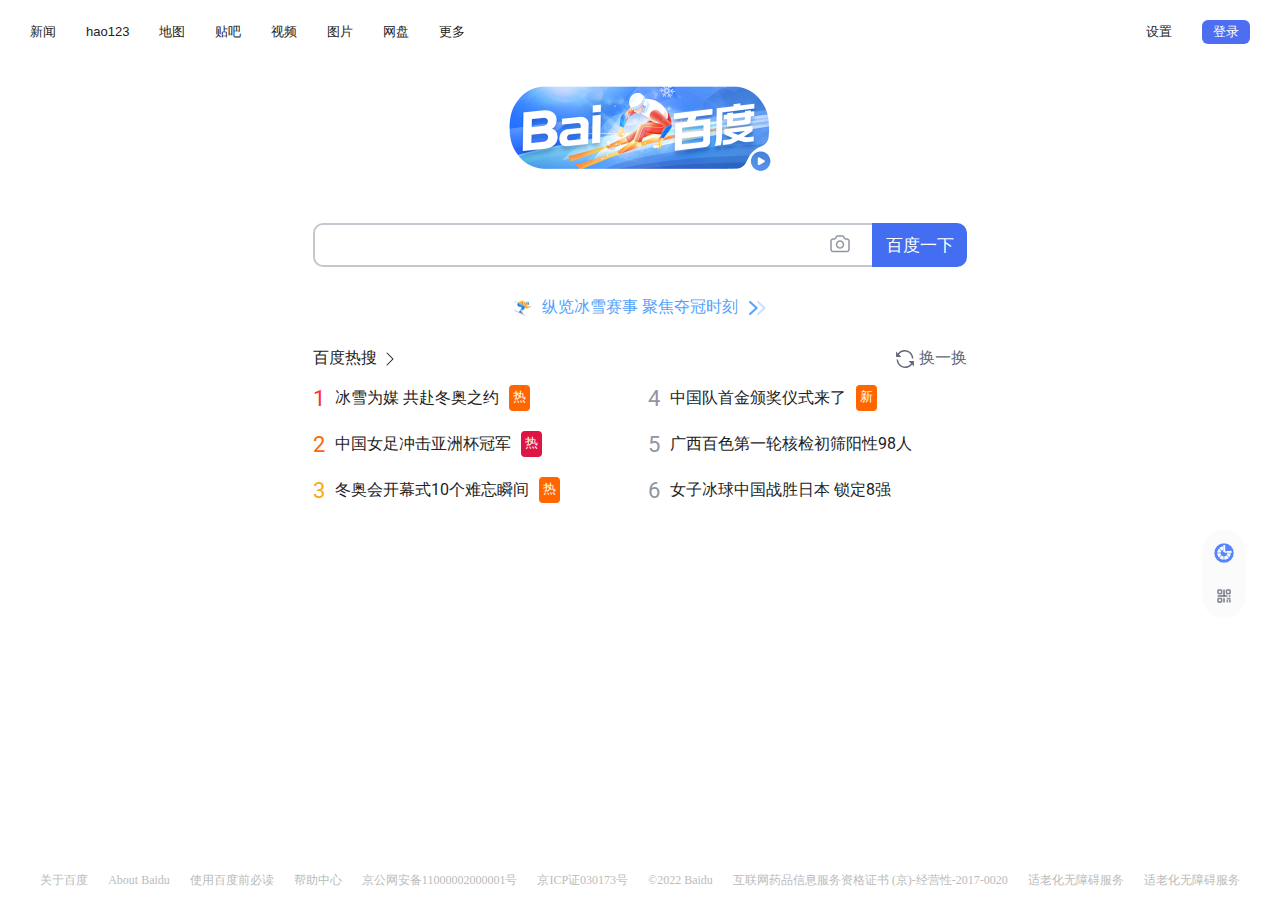
<file: baidu/index.html>
<!DOCTYPE html>
<html>
  <head>
    <meta charset="UTF-8" />
    <meta http-equiv="X-UA-Compatible" content="IE=edge" />
    <meta name="viewport" content="width=device-width, initial-scale=1.0" />
    <link rel="shortcut icon" href="#" />
    <link rel="stylesheet" href="style.css" />
    <title>百度一下，你就知道</title>
  </head>
  <body>
    <div class="nav">
      <div class="left-nav">
        <a class="item" href="#">新闻</a>
        <a class="item" href="#">hao123</a>
        <a class="item" href="#">地图</a>
        <a class="item" href="#">贴吧</a>
        <a class="item" href="#">视频</a>
        <a class="item" href="#"> 图片</a>
        <a class="item" href="#">网盘</a>
        <div class="popup-container">
          <a class="item" href="#">更多 </a>
          <div class="popup">
            <div class="top">
              <div class="popup-item">
                <img class="image" src="images/speech-bubble.png" alt="" />
                <div class="title">翻译</div>
              </div>

              <div class="popup-item">
                <img class="image" src="images/blue-chinese-word.png" alt="" />
                <div class="title">学术</div>
              </div>

              <div class="popup-item">
                <img class="image" src="images/green-chinese-sign.png" alt="" />
                <div class="title">文库</div>
              </div>
            </div>
            <div class="middle">
              <div class="popup-item">
                <img class="image" src="images/connected-dots.png" alt="" />
                <div class="title">百科</div>
              </div>

              <div class="popup-item">
                <img class="image" src="images/question-mark.png" alt="" />
                <div class="title">知道</div>
              </div>

              <div class="popup-item">
                <img class="image" src="images/plus-sign.png" alt="" />
                <div class="title">健康</div>
              </div>
            </div>
            <div class="bottom">
              <div class="popup-item">
                <img class="image" src="images/globe.png" alt="" />
                <div class="title">营销推广</div>
              </div>

              <div class="popup-item">
                <img class="image" src="images/live.png" alt="" />
                <div class="title">直播</div>
              </div>

              <div class="popup-item">
                <img class="image" src="images/red-sign.png" alt="" />
                <div class="title">音乐</div>
              </div>
            </div>
            <div class="btn">
              <button class="grey-btn">查看全部百度产品 &#62;</button>
            </div>
          </div>
        </div>
      </div>
      <div class="right-nav">
        <div class="popup-container">
          <a class="item" href="#">设置</a>
          <div class="popup">
            <div class="popup-item">
              <a class="item" href="#">搜索设置</a>
              <a class="item" href="#">搜索设置</a>
              <a class="item" href="#">搜索设置</a>
              <a class="item" href="#">搜索设置</a>
            </div>
          </div>
        </div>
        <div class="button-container">
          <button class="blue-btn">登录</button>

          <div class="buttons-wrapper">
            <div class="popup-container">
              <div class="top-button">
                <img class="round-image" src="images/blue-circle.png" alt="" />
              </div>
              <div class="popup">
                <p>辅助模式</p>
              </div>
            </div>
            <div class="second-button">
              <div class="popup-container">
                <div class="bottom-button">
                  <img class="round-image" src="images/barcode.png" alt="" />
                  <img
                    class="round-image blue"
                    src="images/blue-barcode.png"
                    alt=""
                  />
                </div>
                <div class="popup">
                  <div class="text">
                    <a class="title">百度APP扫码登录</a>
                    <a class="sub-title">百度一下 生活更好</a>
                  </div>
                  <div class="qrcode">
                    <img class="qrcode-image" src="images/qrcode.png" alt="" />
                  </div>
                </div>
              </div>
            </div>
          </div>
        </div>
      </div>
    </div>
    <main>
      <a class="logo" href="#" title="看赛事 上百度">
        <img src="images/logo.png" alt="" />
      </a>
      <form class="search-form" action="">
        <div class="wrapper">
          <input class="search-input" type="text" />
          <a class="times" href="#" title="清空">
            <svg
              xmlns="http://www.w3.org/2000/svg"
              viewBox="0 0 352 512"
              height="18"
              width="18"
              fill="#9195a3"
            >
              <path
                d="M242.72 256l100.07-100.07c12.28-12.28 12.28-32.19 0-44.48l-22.24-22.24c-12.28-12.28-32.19-12.28-44.48 0L176 189.28 75.93 89.21c-12.28-12.28-32.19-12.28-44.48 0L9.21 111.45c-12.28 12.28-12.28 32.19 0 44.48L109.28 256 9.21 356.07c-12.28 12.28-12.28 32.19 0 44.48l22.24 22.24c12.28 12.28 32.2 12.28 44.48 0L176 322.72l100.07 100.07c12.28 12.28 32.2 12.28 44.48 0l22.24-22.24c12.28-12.28 12.28-32.19 0-44.48L242.72 256z"
              />
            </svg>
          </a>
          <span class="camera popup-container">
            <span class="popup"> 按图片搜索 </span>
          </span>
        </div>
        <input type="submit" value="百度一下" class="submit" />
      </form>

      <div class="under-search-box">
        <img class="surfer" src="images/surfer.png" alt="" />
        <a href="#" class="text">纵览冰雪赛事 聚焦夺冠时刻</a>
        <img class="chevron" src="images/chevrons.png" alt="" />
      </div>
      <div class="hot-search-wrapper">
        <div class="hot-search">
          <a class="title" href="#">
            百度热搜<svg
              xmlns="http://www.w3.org/2000/svg"
              width="16"
              height="16"
              fill="currentColor"
              class="bi bi-chevron-right"
              viewBox="0 0 16 16"
            >
              <path
                fill-rule="evenodd"
                d="M4.646 1.646a.5.5 0 0 1 .708 0l6 6a.5.5 0 0 1 0 .708l-6 6a.5.5 0 0 1-.708-.708L10.293 8 4.646 2.354a.5.5 0 0 1 0-.708z"
              />
            </svg>
          </a>
          <a class="title" href="#">
            <svg
              version="1.1"
              id="Layer_1"
              xmlns="http://www.w3.org/2000/svg"
              xmlns:xlink="http://www.w3.org/1999/xlink"
              x="0px"
              y="0px"
              viewBox="0 0 383.748 383.748"
              style="enable-background: new 0 0 383.748 383.748"
              xml:space="preserve"
              height="18"
              width="18"
              fill="currentColor"
            >
              <g>
                <path
                  d="M62.772,95.042C90.904,54.899,137.496,30,187.343,30c83.743,0,151.874,68.13,151.874,151.874h30   C369.217,81.588,287.629,0,187.343,0c-35.038,0-69.061,9.989-98.391,28.888C70.368,40.862,54.245,56.032,41.221,73.593   L2.081,34.641v113.365h113.91L62.772,95.042z"
                />
                <path
                  d="M381.667,235.742h-113.91l53.219,52.965c-28.132,40.142-74.724,65.042-124.571,65.042   c-83.744,0-151.874-68.13-151.874-151.874h-30c0,100.286,81.588,181.874,181.874,181.874c35.038,0,69.062-9.989,98.391-28.888   c18.584-11.975,34.707-27.145,47.731-44.706l39.139,38.952V235.742z"
                />
              </g>
            </svg>
            换一换
          </a>
        </div>

        <ul class="content">
          <li class="item">
            <a href="#">
              <span class="num1">1</span>
              <span class="text">冰雪为媒 共赴冬奥之约</span>
            </a>
            <span class="orange">热</span>
          </li>

          <li class="item">
            <a href="#">
              <span class="num2">2</span>
              <span class="text">中国女足冲击亚洲杯冠军</span>
            </a>
            <span class="red">热</span>
          </li>

          <li class="item">
            <a href="#">
              <span class="num3">3</span>
              <span class="text">冬奥会开幕式10个难忘瞬间</span>
            </a>
            <span class="orange">热</span>
          </li>
          <li class="item">
            <a href="#">
              <span class="num">4</span>
              <span class="text">中国队首金颁奖仪式来了</span>
            </a>
            <span class="orange">新</span>
          </li>
          <li class="item">
            <a href="#">
              <span class="num">5</span>
              <span class="text">广西百色第一轮核检初筛阳性98人</span>
            </a>
          </li>
          <li class="item">
            <a href="#">
              <span class="num">6</span>
              <span class="text">女子冰球中国战胜日本 锁定8强</span>
            </a>
          </li>
        </ul>
      </div>
    </main>

    <footer class="footer">
      <div class="links">
        <a class="link" href="#">关于百度</a>
        <a class="link" href="#">About Baidu</a>
        <a class="link" href="#">使用百度前必读</a>
        <a class="link" href="#">帮助中心</a>
        <a class="link" href="#">京公网安备11000002000001号</a>
        <a class="link" href="#">京ICP证030173号</a>
        <a class="text" href="#">©2022 Baidu </a>
        <a class="text" href="#"
          >互联网药品信息服务资格证书 (京)-经营性-2017-0020</a
        >
        <a class="link" href="#">适老化无障碍服务</a>
        <a class="text" href="#">适老化无障碍服务</a>
      </div>
    </footer>
    <script src="script.js"></script>
  </body>
</html>
</file>
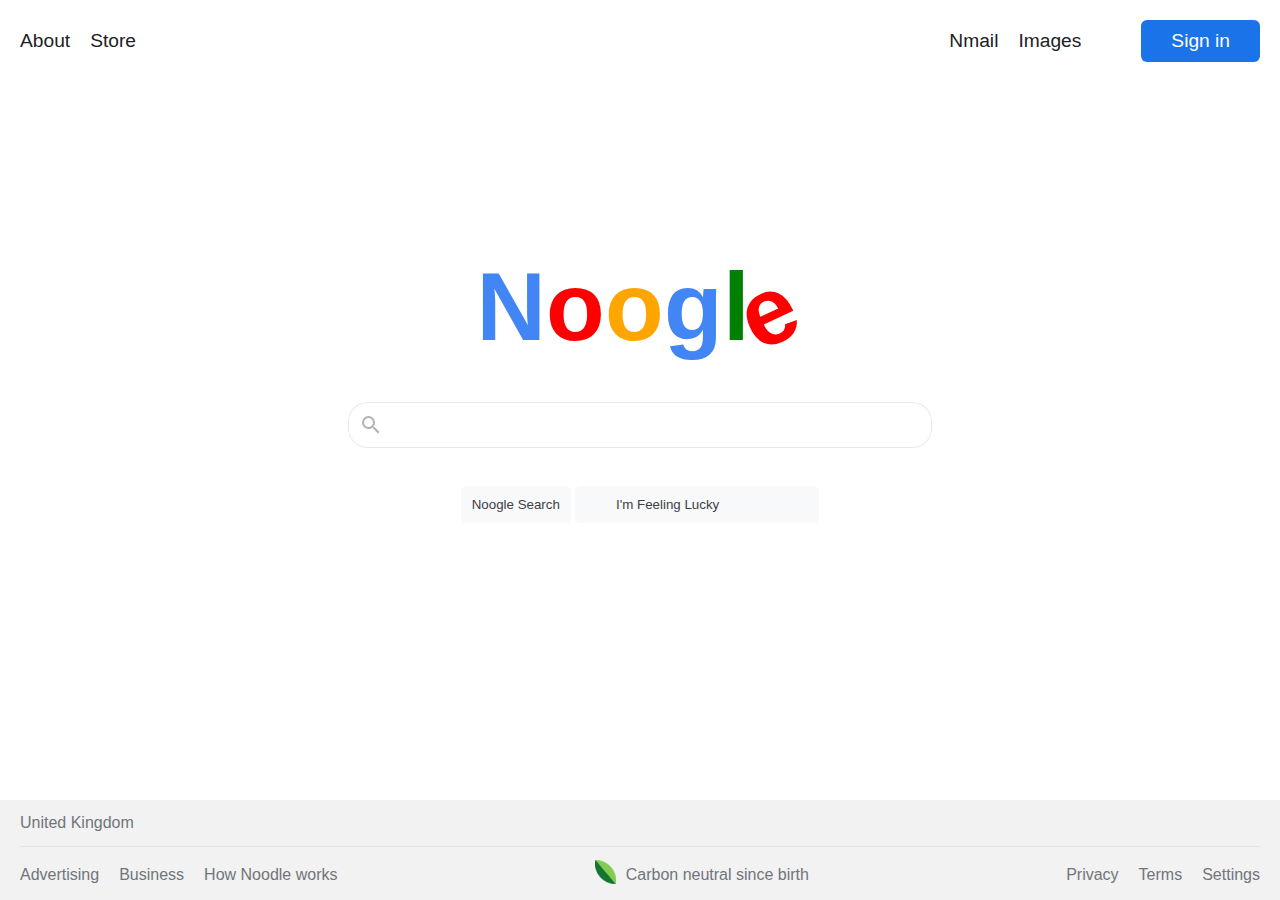
<file: google/index.html>
<!DOCTYPE html>
<html lang="en">
  <head>
    <meta charset="UTF-8" />
    <meta http-equiv="X-UA-Compatible" content="IE=edge" />
    <meta name="viewport" content="width=device-width, initial-scale=1.0" />
    <link rel="shortcut icon" href="#" />
    <link rel="stylesheet" href="style.css" />
    <title>Noogle</title>
  </head>
  <body>
    <header class="header">
      <nav>
        <div class="left">
          <a id="" href="#">About</a>
          <a id="" href="#">Store</a>
        </div>
        <div class="right">
          <a id="" href="#">Nmail</a>
          <a id="" href="#">Images</a>
          <a class="dots-container" href="#"
            ><svg class="dots" focusable="false" viewBox="0 0 24 24">
              <path
                d="M6,8c1.1,0 2,-0.9 2,-2s-0.9,-2 -2,-2 -2,0.9 -2,2 0.9,2 2,2zM12,20c1.1,0 2,-0.9 2,-2s-0.9,-2 -2,-2 -2,0.9 -2,2 0.9,2 2,2zM6,20c1.1,0 2,-0.9 2,-2s-0.9,-2 -2,-2 -2,0.9 -2,2 0.9,2 2,2zM6,14c1.1,0 2,-0.9 2,-2s-0.9,-2 -2,-2 -2,0.9 -2,2 0.9,2 2,2zM12,14c1.1,0 2,-0.9 2,-2s-0.9,-2 -2,-2 -2,0.9 -2,2 0.9,2 2,2zM16,6c0,1.1 0.9,2 2,2s2,-0.9 2,-2 -0.9,-2 -2,-2 -2,0.9 -2,2zM12,8c1.1,0 2,-0.9 2,-2s-0.9,-2 -2,-2 -2,0.9 -2,2 0.9,2 2,2zM18,14c1.1,0 2,-0.9 2,-2s-0.9,-2 -2,-2 -2,0.9 -2,2 0.9,2 2,2zM18,20c1.1,0 2,-0.9 2,-2s-0.9,-2 -2,-2 -2,0.9 -2,2 0.9,2 2,2z"
              ></path></svg
          ></a>
          <a class="sign-in-btn" href="#">Sign in</a>
        </div>
      </nav>
    </header>
    <main>
      <div class="container">
        <div class="logo">
          <span class="blue">N</span><span class="red">o</span
          ><span class="yellow">o</span><span class="blue">g</span
          ><span class="green">l</span><span class="red eee">e</span>
        </div>

        <form class="search-form" action="">
          <div class="search-box">
            <input type="text" />
            <div class="search-history">
              <ul>
                <li class="search-history-item">
                  <div class="left">
                    <div class="clock-icon"></div>
                    <span class="search-term">Adipisicing animi</span>
                  </div>
                  <a href="#" class="remove-btn">Remove</a>
                </li>
                <li class="search-history-item">
                  <div class="left">
                    <div class="clock-icon"></div>
                    <span class="search-term">Adipisicing animi</span>
                  </div>
                  <a href="#" class="remove-btn">Remove</a>
                </li>
                <li class="search-history-item">
                  <div class="left">
                    <div class="clock-icon"></div>
                    <span class="search-term">Adipisicing animi</span>
                  </div>
                  <a href="#" class="remove-btn">Remove</a>
                </li>
                <li class="search-history-item">
                  <div class="left">
                    <div class="clock-icon"></div>
                    <span class="search-term">Adipisicing animi</span>
                  </div>
                  <a href="#" class="remove-btn">Remove</a>
                </li>
                <li class="search-history-item">
                  <div class="left">
                    <div class="clock-icon"></div>
                    <span class="search-term">Adipisicing animi</span>
                  </div>
                  <a href="#" class="remove-btn">Remove</a>
                </li>
                <li class="search-history-item">
                  <div class="left">
                    <div class="clock-icon"></div>
                    <span class="search-term">Adipisicing animi</span>
                  </div>
                  <a href="#" class="remove-btn">Remove</a>
                </li>
                <li class="search-history-item">
                  <div class="left">
                    <div class="clock-icon"></div>
                    <span class="search-term">Adipisicing animi</span>
                  </div>
                  <a href="#" class="remove-btn">Remove</a>
                </li>
                <li class="search-history-item">
                  <div class="left">
                    <div class="clock-icon"></div>
                    <span class="search-term">Adipisicing animi</span>
                  </div>
                  <a href="#" class="remove-btn">Remove</a>
                </li>
                <li class="search-history-item">
                  <div class="left">
                    <div class="clock-icon"></div>
                    <span class="search-term">Adipisicing animi</span>
                  </div>
                  <a href="#" class="remove-btn">Remove</a>
                </li>
                <li class="search-history-item">
                  <div class="left">
                    <div class="clock-icon"></div>
                    <span class="search-term">Adipisicing animi</span>
                  </div>
                  <a href="#" class="remove-btn">Remove</a>
                </li>
              </ul>
              <div class="buttons">
                <button class="search">Noogle Search</button>
                <button class="lucky">Are you lucky?</button>
              </div>
            </div>
            <svg
              class="glass"
              focusable="false"
              xmlns="http://www.w3.org/2000/svg"
              viewBox="0 0 24 24"
            >
              <path
                d="M15.5 14h-.79l-.28-.27A6.471 6.471 0 0 0 16 9.5 6.5 6.5 0 1 0 9.5 16c1.61 0 3.09-.59 4.23-1.57l.27.28v.79l5 4.99L20.49 19l-4.99-5zm-6 0C7.01 14 5 11.99 5 9.5S7.01 5 9.5 5 14 7.01 14 9.5 11.99 14 9.5 14z"
              ></path>
            </svg>
          </div>
          <div class="buttons">
            <button class="search">Noogle Search</button>
            <button class="lucky">
              <div class="lucky-item-hidden">Amet nobis numquam</div>
              <div class="lucky-items">
                <div class="lucky-item">I'm Feeling Lucky</div>
                <div class="lucky-item">I'm Feeling Curious</div>
                <div class="lucky-item">I'm Feeling Hungry</div>
                <div class="lucky-item">I'm Feeling Adventurous</div>
                <div class="lucky-item">I'm Feeling Puzzled</div>
                <div class="lucky-item">I'm Feeling Playful</div>
                <div class="lucky-item">I'm Feeling Stellar</div>
                <div class="lucky-item">I'm Feeling Generous</div>
                <div class="lucky-item">I'm Feeling Doodley</div>
                <div class="lucky-item">I'm Feeling Trendy</div>
                <div class="lucky-item">I'm Feeling Artistic</div>
                <div class="lucky-item">I'm feeling funny</div>
              </div>
            </button>
          </div>
        </form>
      </div>
    </main>

    <footer>
      <div class="upper"><span>United Kingdom</span></div>
      <div class="lower">
        <div class="left">
          <a id="" href="#">Advertising</a>
          <a id="" href="#">Business</a>
          <a id="" href="#">How Noodle works</a>
        </div>
        <div class="center">
          <img
            src="[data-uri]"
            alt=""
          />
          <a href="#">Carbon neutral since birth</a>
        </div>
        <div class="right">
          <a id="" href="#">Privacy</a>
          <a id="" href="#">Terms</a>
          <a id="" href="#">Settings</a>
        </div>
      </div>
    </footer>
    <script src="script.js"></script>
  </body>
</html>
</file>
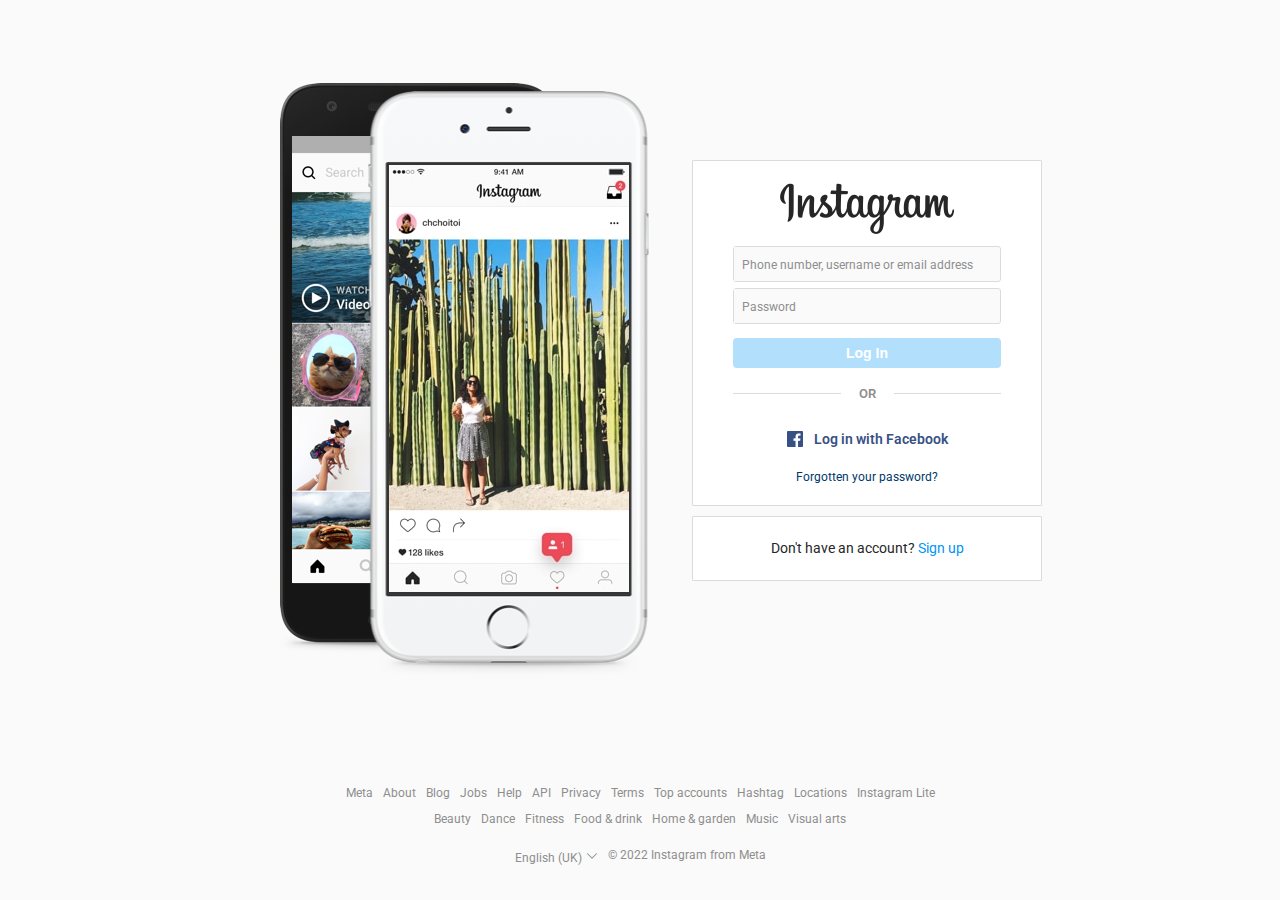
<file: instagram/index.html>
<!DOCTYPE html>
<html lang="en">
  <head>
    <meta charset="UTF-8" />
    <meta http-equiv="X-UA-Compatible" content="IE=edge" />
    <meta name="viewport" content="width=device-width, initial-scale=1.0" />
    <link rel="shortcut icon" href="#" />
    <link rel="stylesheet" href="style.css" />
    <title>Instagram</title>
  </head>
  <body>
    <div class="container">
      <main>
        <div class="slide">
          <div class="images">
            <img class="phone" src="images/phone.png" alt="" />
            <img class="image visible" src="images/plank-image.jpg" alt="" />
            <img class="image" src="images/plant.jpg" alt="" />
            <img class="image" src="images/cat-lovers.jpg" alt="" />
            <img class="image" src="images/green-flower.jpg" alt="" />
            <img class="image" src="images/random-images.jpg" alt="" />
          </div>
        </div>
        <div class="form">
          <div class="upper">
            <h1 class="logo">Instagram</h1>
            <div class="body">
              <form>
                <div class="form-inner">
                  <div class="item">
                    <div class="input-wrapper">
                      <label>
                        <span>Phone number, username or email address</span>
                        <input
                          aria-label="Phone number, username or email address"
                          aria-required="true"
                          autocapitalize="none"
                          autocorrect="off"
                          maxlength="75"
                          name="username"
                          type="text"
                          value=""
                        />
                      </label>
                    </div>
                  </div>
                  <div class="item">
                    <div class="input-wrapper">
                      <label>
                        <span>Password</span>
                        <input
                          aria-label="Password"
                          aria-required="true"
                          autocapitalize="none"
                          autocorrect="off"
                          name="password"
                          type="password"
                          value=""
                        />
                      </label>
                    </div>
                  </div>
                  <button class="login-btn" disabled="" type="submit">
                    Log In
                  </button>

                  <div class="or">
                    <div class="left"></div>
                    <div class="text">or</div>
                    <div class="right"></div>
                  </div>
                  <button class="login-facebook-btn" type="button">
                    <span class="login-logo"></span>
                    <span class="text">Log in with Facebook</span>
                  </button>
                </div>
                <a class="forgot-pass" href="#" tabindex="0">
                  Forgotten your password?
                </a>
              </form>
            </div>
          </div>
          <div class="lower">
            <p class="sign-up">
              Don't have an account? <a href="#"> Sign up </a>
            </p>
          </div>
        </div>
      </main>
      <footer>
        <div class="upper">
          <div class="row">
            <a href="#" class="item"> Meta </a>
            <a href="#" class="item"> About </a>
            <a href="#" class="item"> Blog </a>
            <a href="#" class="item"> Jobs </a>
            <a href="#" class="item"> Help </a>
            <a href="#" class="item"> API </a>
            <a href="#" class="item"> Privacy </a>
            <a href="#" class="item"> Terms </a>
            <a href="#" class="item"> Top accounts </a>
            <a href="#" class="item">Hashtag</a>
            <a href="#" class="item">Locations</a>
            <a href="#" class="item"> Instagram Lite </a>
          </div>
          <div class="row">
            <a href="#" class="item">Beauty</a>
            <a href="#" class="item">Dance</a>
            <a href="#" class="item">Fitness</a>
            <a href="#" class="item"> Food &amp; drink</a>
            <a href="#" class="item">Home &amp; garden</a>
            <a href="#" class="item">Music</a>
            <a href="#" class="item">Visual arts</a>
          </div>
        </div>

        <div class="lower">
          <div class="lang-box">
            <span class="item">English (UK)</span>
            <svg viewBox="0 0 24 24" class="chevron">
              <path
                d="M21 17.502a.997.997 0 01-.707-.293L12 8.913l-8.293 8.296a1 1 0 11-1.414-1.414l9-9.004a1.03 1.03 0 011.414 0l9 9.004A1 1 0 0121 17.502z"
              ></path>
            </svg>

            <select aria-label="Switch display language" class="langs">
              <option value="af">Afrikaans</option>
              <option value="cs">Čeština</option>
              <option value="da">Dansk</option>
              <option value="de">Deutsch</option>
              <option value="el">Ελληνικά</option>
              <option value="en">English</option>
              <option value="en-gb">English (UK)</option>
              <option value="es">Español (España)</option>
              <option value="es-la">Español</option>
              <option value="fi">Suomi</option>
              <option value="fr">Français</option>
              <option value="id">Bahasa Indonesia</option>
              <option value="it">Italiano</option>
              <option value="ja">日本語</option>
              <option value="ko">한국어</option>
              <option value="ms">Bahasa Melayu</option>
              <option value="nb">Norsk</option>
              <option value="nl">Nederlands</option>
              <option value="pl">Polski</option>
              <option value="pt-br">Português (Brasil)</option>
              <option value="pt">Português (Portugal)</option>
              <option value="ru">Русский</option>
              <option value="sv">Svenska</option>
              <option value="th">ภาษาไทย</option>
              <option value="tl">Filipino</option>
              <option value="tr">Türkçe</option>
              <option value="zh-cn">中文(简体)</option>
              <option value="zh-tw">中文(台灣)</option>
              <option value="bn">বাংলা</option>
              <option value="gu">ગુજરાતી</option>
              <option value="hi">हिन्दी</option>
              <option value="hr">Hrvatski</option>
              <option value="hu">Magyar</option>
              <option value="kn">ಕನ್ನಡ</option>
              <option value="ml">മലയാളം</option>
              <option value="mr">मराठी</option>
              <option value="ne">नेपाली</option>
              <option value="pa">ਪੰਜਾਬੀ</option>
              <option value="si">සිංහල</option>
              <option value="sk">Slovenčina</option>
              <option value="ta">தமிழ்</option>
              <option value="te">తెలుగు</option>
              <option value="vi">Tiếng Việt</option>
              <option value="zh-hk">中文(香港)</option>
              <option value="bg">Български</option>
              <option value="fr-ca">Français (Canada)</option>
              <option value="ro">Română</option>
              <option value="sr">Српски</option>
              <option value="uk">Українська</option>
            </select>
          </div>
          <div class="item">© 2022 Instagram from Meta</div>
        </div>
      </footer>
    </div>
    <script src="script.js"></script>
  </body>
</html>
</file>
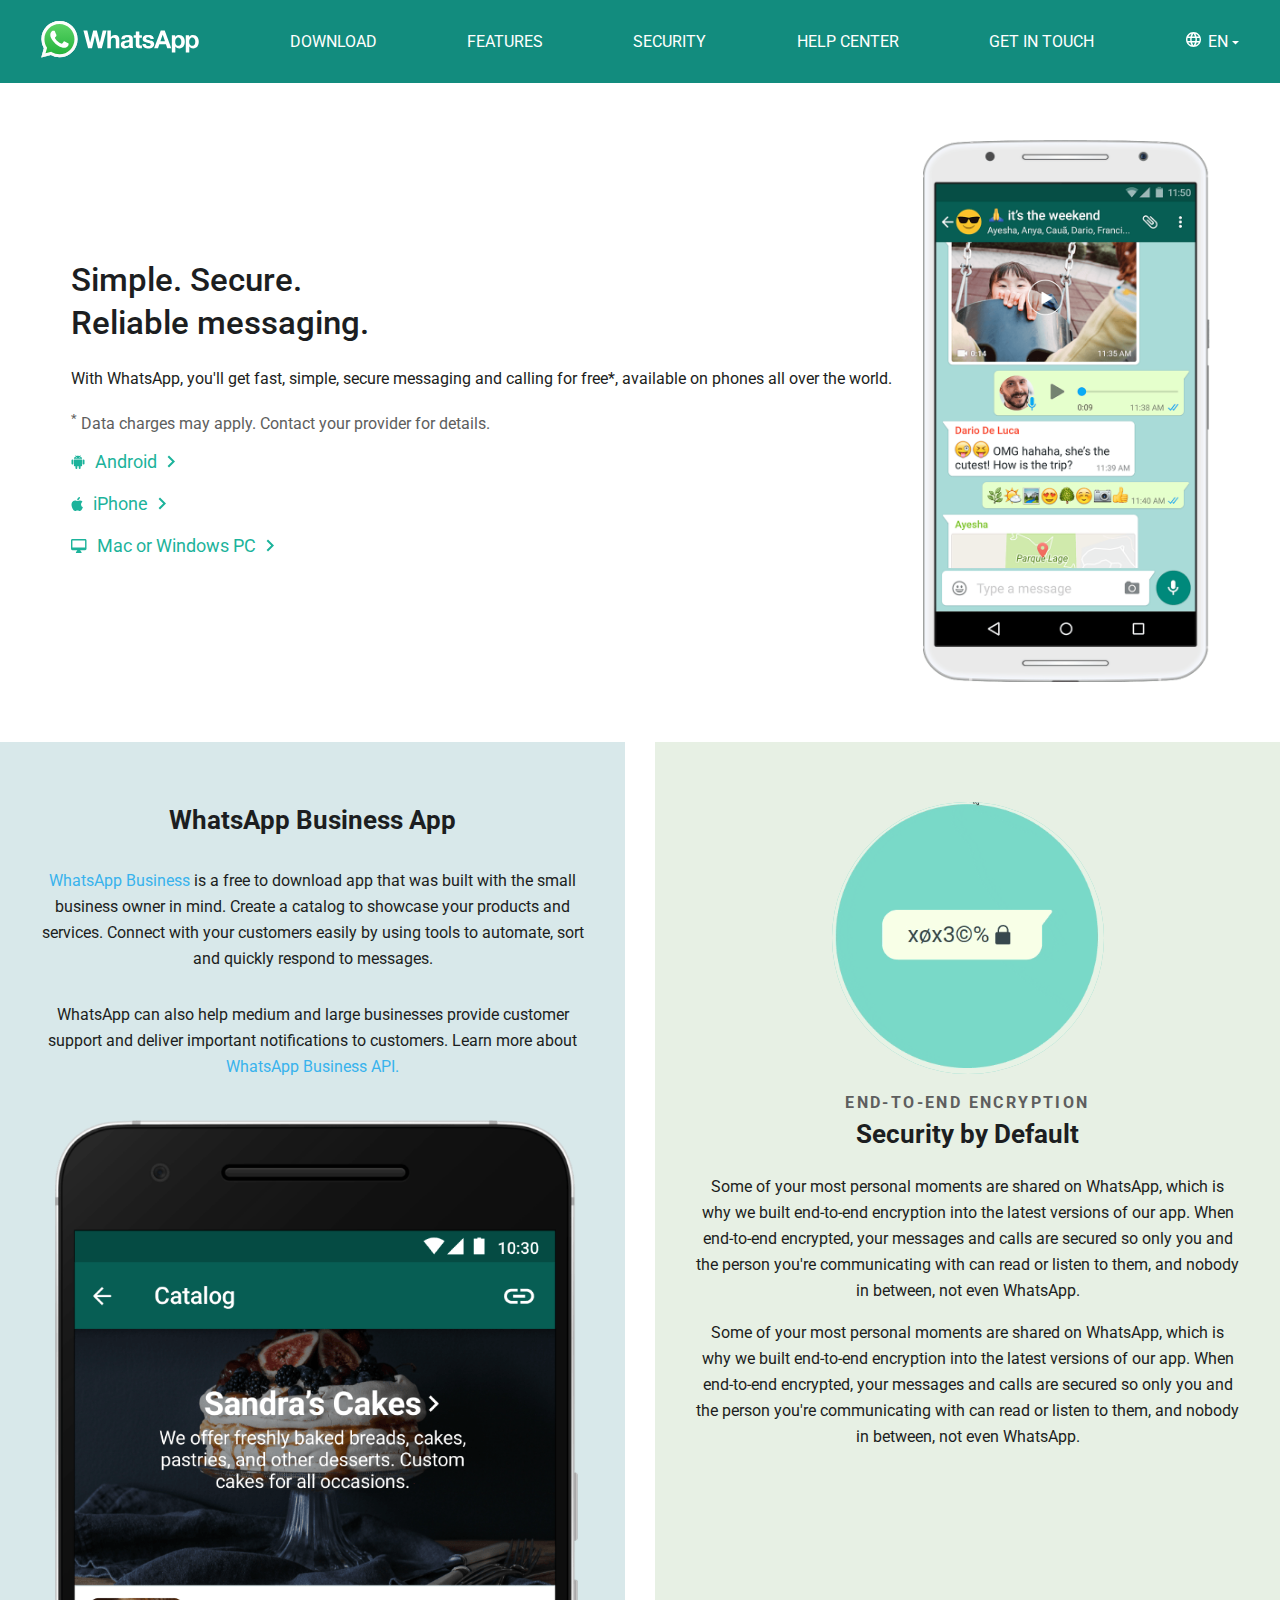
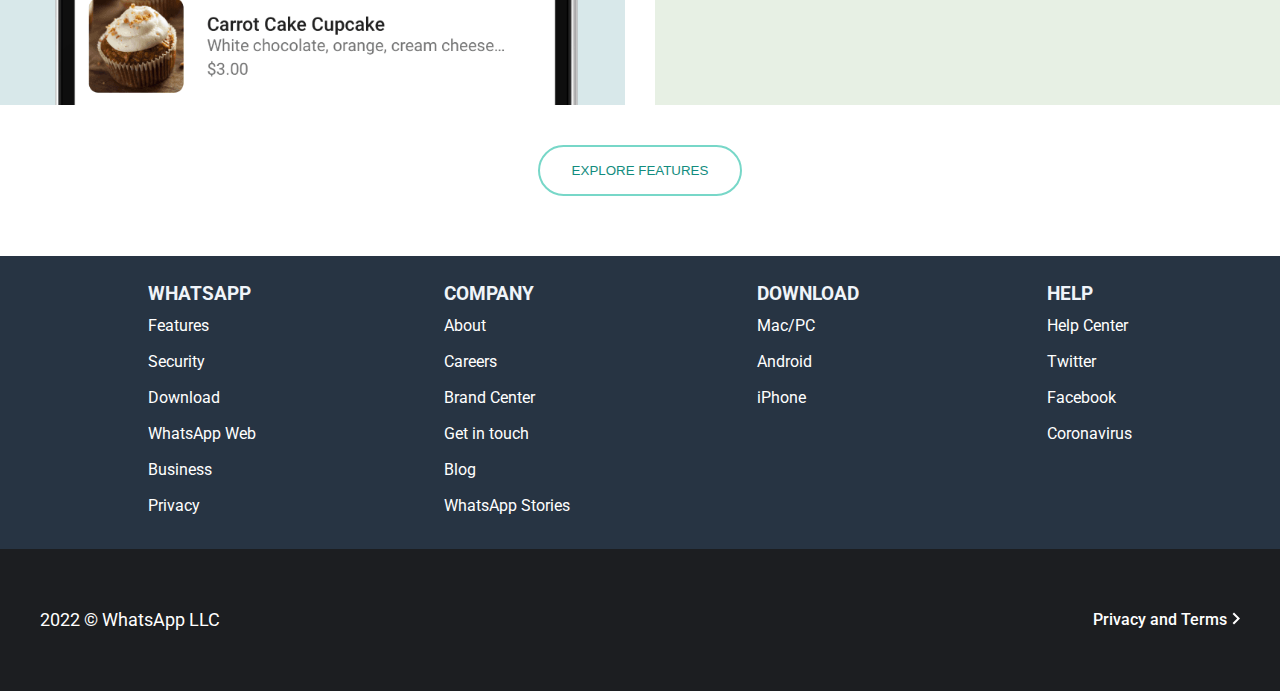
<file: whatsapp/index.html>
<!DOCTYPE html>
<html lang="en">
  <head>
    <meta charset="UTF-8" />
    <meta http-equiv="X-UA-Compatible" content="IE=edge" />
    <meta name="viewport" content="width=device-width, initial-scale=1.0" />
    <link rel="shortcut icon" href="images/favicon.png" />
    <link rel="stylesheet" href="style.css" />
    <title>WhatsApp</title>
  </head>
  <body>
    <div class="transparent-background">
      <div class="lang-picker">
        <div class="heading">
          <h3>Select your language</h3>
          <button class="close-lang-picker">
            <svg
              width="8"
              height="5"
              fill="none"
              xmlns="http://www.w3.org/2000/svg"
            >
              <path d="M4 0l3.464 4.5H.536L4 0z" fill="currentColor"></path>
            </svg>
          </button>
        </div>
        <div class="body">
          <ul>
            <li>
              <a href="#" dir="auto">
                <h4>azərbaycan</h4>
              </a>
            </li>
            <li>
              <a href="#" dir="auto">
                <h4>Afrikaans</h4>
              </a>
            </li>
            <li>
              <a href="#" dir="auto">
                <h4>Bahasa Indonesia</h4>
              </a>
            </li>
            <li>
              <a href="#" dir="auto">
                <h4>Melayu</h4>
              </a>
            </li>
            <li>
              <a href="#" dir="auto">
                <h4>català</h4>
              </a>
            </li>
            <li>
              <a href="#" dir="auto">
                <h4>čeština</h4>
              </a>
            </li>
            <li>
              <a href="#" dir="auto">
                <h4>dansk</h4>
              </a>
            </li>
            <li>
              <a href="#" dir="auto">
                <h4>Deutsch</h4>
              </a>
            </li>
            <li>
              <a href="#" dir="auto">
                <h4>eesti</h4>
              </a>
            </li>
            <li>
              <a href="#" dir="auto">
                <h4 style="color: #128c7e">English</h4>
              </a>
            </li>
            <li>
              <a href="#" dir="auto">
                <h4>español</h4>
              </a>
            </li>
            <li>
              <a href="#" dir="auto">
                <h4>français</h4>
              </a>
            </li>
            <li>
              <a href="#" dir="auto">
                <h4>Gaeilge</h4>
              </a>
            </li>
            <li>
              <a href="#" dir="auto">
                <h4>hrvatski</h4>
              </a>
            </li>
            <li>
              <a href="#" dir="auto">
                <h4>italiano</h4>
              </a>
            </li>
            <li>
              <a href="#" dir="auto">
                <h4>Kiswahili</h4>
              </a>
            </li>
            <li>
              <a href="#" dir="auto">
                <h4>latviešu</h4>
              </a>
            </li>
            <li>
              <a href="#" dir="auto">
                <h4>lietuvių</h4>
              </a>
            </li>
            <li>
              <a href="#" dir="auto">
                <h4>magyar</h4>
              </a>
            </li>
            <li>
              <a href="#" dir="auto">
                <h4>Nederlands</h4>
              </a>
            </li>
            <li>
              <a href="#" dir="auto">
                <h4>norsk bokmål</h4>
              </a>
            </li>
            <li>
              <a href="#" dir="auto">
                <h4>o‘zbek</h4>
              </a>
            </li>
            <li>
              <a href="#" dir="auto">
                <h4>Filipino</h4>
              </a>
            </li>
            <li>
              <a href="#" dir="auto">
                <h4>polski</h4>
              </a>
            </li>
            <li>
              <a href="#" dir="auto">
                <h4>Português (Brasil)</h4>
              </a>
            </li>
            <li>
              <a href="#" dir="auto">
                <h4>Português (Portugal)</h4>
              </a>
            </li>
            <li>
              <a href="#" dir="auto">
                <h4>română</h4>
              </a>
            </li>
            <li>
              <a href="#" dir="auto">
                <h4>shqip</h4>
              </a>
            </li>
            <li>
              <a href="#" dir="auto">
                <h4>slovenčina</h4>
              </a>
            </li>
            <li>
              <a href="#" dir="auto">
                <h4>slovenščina</h4>
              </a>
            </li>
            <li>
              <a href="#" dir="auto">
                <h4>suomi</h4>
              </a>
            </li>
            <li>
              <a href="#" dir="auto">
                <h4>svenska</h4>
              </a>
            </li>
            <li>
              <a href="#" dir="auto">
                <h4>Tiếng Việt</h4>
              </a>
            </li>
            <li>
              <a href="#" dir="auto">
                <h4>Türkçe</h4>
              </a>
            </li>
            <li>
              <a href="#" dir="auto">
                <h4>Ελληνικά</h4>
              </a>
            </li>
            <li>
              <a href="#" dir="auto">
                <h4>български</h4>
              </a>
            </li>
            <li>
              <a href="#" dir="auto">
                <h4>қазақ тілі</h4>
              </a>
            </li>
            <li>
              <a href="#" dir="auto">
                <h4>македонски</h4>
              </a>
            </li>
            <li>
              <a href="#" dir="auto">
                <h4>русский</h4>
              </a>
            </li>
            <li>
              <a href="#" dir="auto">
                <h4>српски</h4>
              </a>
            </li>
            <li>
              <a href="#" dir="auto">
                <h4>українська</h4>
              </a>
            </li>
            <li>
              <a href="#" dir="auto">
                <h4>עברית</h4>
              </a>
            </li>
            <li>
              <a href="#" dir="auto">
                <h4>العربية</h4>
              </a>
            </li>
            <li>
              <a href="#" dir="auto">
                <h4>فارسی</h4>
              </a>
            </li>
            <li>
              <a href="#" dir="auto">
                <h4>اردو</h4>
              </a>
            </li>
            <li>
              <a href="#" dir="auto">
                <h4>বাংলা</h4>
              </a>
            </li>
            <li>
              <a href="#" dir="auto">
                <h4>हिन्दी</h4>
              </a>
            </li>
            <li>
              <a href="#" dir="auto">
                <h4>ગુજરાતી</h4>
              </a>
            </li>
            <li>
              <a href="#" dir="auto">
                <h4>ಕನ್ನಡ</h4>
              </a>
            </li>
            <li>
              <a href="#" dir="auto">
                <h4>मराठी</h4>
              </a>
            </li>
            <li>
              <a href="#" dir="auto">
                <h4>ਪੰਜਾਬੀ</h4>
              </a>
            </li>
            <li>
              <a href="#" dir="auto">
                <h4>தமிழ்</h4>
              </a>
            </li>
            <li>
              <a href="#" dir="auto">
                <h4>తెలుగు</h4>
              </a>
            </li>
            <li>
              <a href="#" dir="auto">
                <h4>മലയാളം</h4>
              </a>
            </li>
            <li>
              <a href="#" dir="auto">
                <h4>ไทย</h4>
              </a>
            </li>
            <li>
              <a href="#" dir="auto">
                <h4>简体中文</h4>
              </a>
            </li>
            <li>
              <a href="#" dir="auto">
                <h4>繁體中文（台灣）</h4>
              </a>
            </li>
            <li>
              <a href="#" dir="auto">
                <h4>繁體中文（香港）</h4>
              </a>
            </li>
            <li>
              <a href="#" dir="auto">
                <h4>日本語</h4>
              </a>
            </li>
            <li>
              <a href="#" dir="auto">
                <h4>한국어</h4>
              </a>
            </li>
          </ul>
        </div>
      </div>
    </div>
    <section class="one">
      <nav class="desktop-nav">
        <div class="item logo whatsapp-logo">
          <a href="#"> </a>
        </div>
        <div class="item">
          <a class="link" href="#">Download</a>
        </div>

        <div class="item">
          <a class="link" href="#">Features</a>
        </div>

        <div class="item">
          <a class="link" href="#">Security</a>
        </div>

        <div class="item">
          <a class="link" href="#">Help Center</a>
        </div>

        <div class="item">
          <a class="link" href="#">Get in touch</a>
        </div>
        <div class="item logo langs">
          <a href="#">
            <svg
              x="0"
              y="0"
              width="19px"
              height="19px"
              viewBox="0 0 19 19"
              style="enable-background: new 0 0 19 19"
              role="img"
              space="preserve"
            >
              <path
                d="M9.5,2C5.4,2,2,5.4,2,9.5S5.4,17,9.5,17c4.1,0,7.5-3.4,
              7.5-7.5S13.6,2,9.5,2z M14.7,6.5h-2.2c-0.2-1-0.6-1.8-1.1-2.7C12.8,
              4.3,14,
              5.2,14.7,
              6.5z M9.5,3.5c0.6,0.9,1.1,1.9,1.4,3H8.1C8.4,
              5.4,8.9,4.4,9.5,3.5z M3.7,
              11c-0.2-0.5-0.2-1-0.2-1.5C3.5,9,3.5,8.4,3.7,8h2.6C6.2,8.5,
              6.2,9,6.2,9.5c0,0.5,
              0.1,1,0.1,1.5H3.7z M4.3,12.5h2.2c0.2,1,0.6,1.8,
              1.1,2.7C6.2,14.7,5,13.8,4.3,
              12.5z M6.5,6.5H4.3c0.8-1.3,1.9-2.2,3.2-2.7C7.1,
              4.7,6.7,5.5,6.5,6.5z M9.5,
              15.5c-0.6-0.9-1.1-1.9-1.4-3h2.9C10.6,13.6,10.1,
              14.6,9.5,15.5z M11.2,
              11H7.8c-0.1-0.5-0.2-1-0.2-1.5c0-0.5,0.1-1,
              0.2-1.5h3.5c0.1,0.5,0.2,1,0.2,
              1.5C11.5,10,
              11.3,10.5,11.2,11z M11.5,15.2c0.5-0.8,0.8-1.7,1.1-2.7h2.2C14,
              13.8,12.8,14.7,11.5,
              15.2z M12.8,11c0.1-0.5,0.1-1,0.1-1.5c0-0.5-0.1-1-0.1-1.5h2.6c0.2,
              0.5,0.2,1,0.2,
              1.5c0,0.5-0.1,1.1-0.2,1.5H12.8z"
                fill="#ffffff"
              ></path>
            </svg>
          </a>

          <a class="lang-btn" href="#"
            >EN
            <svg
              x="0"
              y="0"
              width="9px"
              height="20px"
              viewBox="0 0 9 20"
              class="_wauiIcon__caretDown _a0g7"
            >
              <polygon
                fill="currentColor"
                points="1,9 4.5,12.5 8,9 "
              ></polygon></svg
          ></a>
        </div>
      </nav>
      <nav class="nav">
        <div class="top-nav">
          <div class="whatsapp-logo">
            <img src="images/whatsapp-logo.svg" alt="" />
          </div>
          <div class="cross-btn">
            <svg width="16" height="16" fill="none" class="cross">
              <path
                fill-rule="evenodd"
                clip-rule="evenodd"
                d="M15.495 1.353L14.364.222 7.859 6.727 1.637.505.507 1.636l6.22 6.222-6.505 6.506 1.131 1.131L7.86 8.99l6.79 6.79 1.13-1.132-6.788-6.79 6.504-6.504z"
                fill="#fff"
              ></path>
            </svg>
          </div>
        </div>
        <div class="items">
          <div class="item">
            <a class="link" href="#">Download</a>
            <hr />
          </div>

          <div class="item">
            <a class="link" href="#">Features</a>
            <hr />
          </div>

          <div class="item">
            <a class="link" href="#">Security</a>
            <hr />
          </div>

          <div class="item">
            <a class="link" href="#">Help Center</a>
            <hr />
          </div>

          <div class="item">
            <a class="link" href="#">Get in touch</a>
            <hr />
          </div>
        </div>

        <button class="lang">
          <span>English</span>
          <span><img src="images/chevron.svg" alt="" /></span>
          <select class="languages" aria-hidden="true">
            <option>azərbaycan</option>
            <option>Afrikaans</option>
            <option>Bahasa Indonesia</option>
            <option>Melayu</option>
            <option>català</option>
            <option>čeština</option>
            <option>dansk</option>
            <option>Deutsch</option>
            <option>eesti</option>
            <option selected="1">English</option>
            <option>español</option>
            <option>français</option>
            <option>hrvatski</option>
            <option>italiano</option>
            <option>Kiswahili</option>
            <option>latviešu</option>
            <option>lietuvių</option>
            <option>magyar</option>
            <option>Nederlands</option>
            <option>norsk bokmål</option>
            <option>o‘zbek</option>
            <option>Filipino</option>
            <option>polski</option>
            <option>Português (Brasil)</option>
            <option>Português (Portugal)</option>
            <option>slovenčina</option>
            <option>slovenščina</option>
            <option>Tiếng Việt</option>
            <option>Ελληνικά</option>
            <option>български</option>
            <option>қазақ тілі</option>
            <option>македонски</option>
            <option>русский</option>
            <option>српски</option>
            <option>українська</option>
            <option>עברית</option>
            <option>العربية</option>
            <option>فارسی</option>
            <option>اردو</option>
            <option>বাংলা</option>
            <option>हिन्दी</option>
            <option>ગુજરાતી</option>
            <option>ಕನ್ನಡ</option>
            <option>मराठी</option>
            <option>ਪੰਜਾਬੀ</option>
            <option>தமிழ்</option>
            <option>తెలుగు</option>
            <option>മലയാളം</option>
            <option>ไทย</option>
            <option>简体中文</option>
            <option>繁體中文（台灣）</option>
            <option>繁體中文（香港）</option>
            <option>日本語</option>
            <option>한국어</option>
          </select>
        </button>
      </nav>
      <div class="container">
        <div class="hamburger-button">
          <svg width="20" height="16" fill="none" class="hamburger-menu">
            <path
              fill-rule="evenodd"
              clip-rule="evenodd"
              d="M0 0h19.913v2H0V0zm-.006 6.916h19.917v1.995H-.006V6.916zm0 7.328h19.917v1.994H-.006v-1.994z"
              fill="#fff"
            ></path>
          </svg>
        </div>

        <div class="content">
          <div class="text">
            <div class="whatsapp-logo">
              <img src="images/whatsapp-logo.svg" alt="" />
            </div>
            <h1 class="heading">
              Simple. Secure.<br />
              Reliable messaging.
            </h1>
            <p class="info">
              With WhatsApp, you'll get fast, simple, secure messaging and
              calling for free*, available on phones all over the world.
            </p>
            <div class="green-btn">
              <button class="download-btn"><span>DOWNLOAD NOW</span></button>
            </div>
            <div class="desktop-download">
              <p class="data-charges">
                <sup>*</sup> Data charges may apply. Contact your provider for
                details.
              </p>

              <div class="download-buttons">
                <a class="btn" href="#">
                  <svg width="14" height="14" fill="none">
                    <path
                      d="M2.904 10.59c0 .365.324.663.722.663h.824v1.881c0 .477.415.866.925.866s.924-.387.924-.866v-1.882h1.44v1.88c0 .477.414.866.924.866.511 0 .924-.387.924-.865v-1.881h.825c.398 0 .721-.299.721-.664V4.413H2.904v6.176zM8.95 1.212L9.71.197c.045-.059.035-.139-.025-.178-.059-.037-.144-.018-.188.041l-.789 1.056A5.002 5.002 0 007.002.822c-.608 0-1.187.105-1.707.294L4.506.062c-.044-.06-.129-.08-.188-.041-.06.037-.07.116-.025.178l.76 1.016c-1.209.518-2.056 1.501-2.164 2.65h8.229c-.112-1.15-.96-2.133-2.168-2.652zM5.265 2.815a.483.483 0 01-.254-.071.43.43 0 01-.167-.189.39.39 0 01-.026-.243.411.411 0 01.124-.215.49.49 0 01.496-.091.45.45 0 01.205.155c.05.069.077.15.077.233a.406.406 0 01-.134.297.477.477 0 01-.321.124zm3.528 0a.483.483 0 01-.253-.071.43.43 0 01-.168-.189.39.39 0 01-.026-.243.411.411 0 01.125-.215.49.49 0 01.496-.091.45.45 0 01.205.155c.05.069.076.15.076.233a.406.406 0 01-.133.297.477.477 0 01-.322.124zm3.783 1.573c-.512 0-.925.387-.925.866v3.38c0 .477.415.866.925.866s.924-.387.924-.865V5.252c.002-.478-.411-.864-.925-.864zm-11.152 0c-.51 0-.924.387-.924.866v3.38c0 .477.415.866.924.866.512 0 .925-.387.925-.865V5.252c0-.478-.415-.864-.925-.864z"
                      fill="currentColor"
                    ></path>
                  </svg>
                  <span>Android</span>
                  <svg width="8" height="13" fill="none" class="chevron">
                    <path
                      d="M7.41 1.91L2.83 6.5l4.58 4.59L6 12.5l-6-6 6-6 1.41 1.41z"
                      fill="currentColor"
                    ></path>
                  </svg>
                </a>

                <a class="btn" href="#">
                  <svg width="12" height="14" fill="none">
                    <path
                      fill-rule="evenodd"
                      clip-rule="evenodd"
                      d="M8.973 0a3.133 3.133 0 01-.716 2.244 2.635 2.635 0 01-2.081.984 2.98 2.98 0 01.735-2.161A3.187 3.187 0 018.973 0zm1.455 5.916a3.181 3.181 0 00-.415 1.53 3.074 3.074 0 001.877 2.827 7.05 7.05 0 01-.976 1.989c-.575.86-1.178 1.7-2.135 1.716-.455.01-.762-.12-1.082-.257-.334-.142-.682-.29-1.227-.29-.577 0-.94.152-1.291.3-.303.127-.596.25-1.01.268-.911.034-1.608-.918-2.203-1.77-1.191-1.74-2.119-4.904-.876-7.057A3.417 3.417 0 013.966 3.42c.517-.011 1.013.188 1.448.363.332.133.629.253.872.253.214 0 .502-.115.838-.248.53-.21 1.178-.468 1.838-.398a3.256 3.256 0 012.566 1.387 3.181 3.181 0 00-1.1 1.14z"
                      fill="currentColor"
                    ></path>
                  </svg>
                  <span>iPhone</span>
                  <svg width="8" height="13" fill="none" class="chevron">
                    <path
                      d="M7.41 1.91L2.83 6.5l4.58 4.59L6 12.5l-6-6 6-6 1.41 1.41z"
                      fill="currentColor"
                    ></path>
                  </svg>
                </a>

                <a class="btn" href="#">
                  <svg width="16" height="14" fill="none">
                    <path
                      fill-rule="evenodd"
                      clip-rule="evenodd"
                      d="M1.41 8.4h12.68v-7H1.41v7zM14.09 0H1.41C.633 0 0 .63 0 1.4v8.4c0 .77.634 1.4 1.41 1.4h4.93l-1.408 2.1v.7h5.636v-.7L9.16 11.2h4.932c.775 0 1.409-.63 1.409-1.4V1.4c0-.77-.634-1.4-1.41-1.4z"
                      fill="currentColor"
                    ></path>
                  </svg>
                  <span>Mac or Windows PC</span>
                  <svg width="8" height="13" fill="none" class="chevron">
                    <path
                      d="M7.41 1.91L2.83 6.5l4.58 4.59L6 12.5l-6-6 6-6 1.41 1.41z"
                      fill="currentColor"
                    ></path>
                  </svg>
                </a>
              </div>
            </div>
          </div>

          <div class="phone">
            <img class="white-phone" src="images/white-phone.png" alt="" />
          </div>
        </div>
      </div>
    </section>
    <div class="two-plus-three">
      <section class="two">
        <h1>WhatsApp Business App</h1>
        <p>
          <a href="#">WhatsApp Business </a>is a free to download app that was
          built with the small business owner in mind. Create a catalog to
          showcase your products and services. Connect with your customers
          easily by using tools to automate, sort and quickly respond to
          messages.
        </p>
        <p>
          WhatsApp can also help medium and large businesses provide customer
          support and deliver important notifications to customers. Learn more
          about <a href="#">WhatsApp Business API.</a>
        </p>
        <div class="phone-image">
          <img src="images/black-phone.png" alt="" />
        </div>
      </section>

      <section class="three">
        <div class="animatation-container">
          <div class="circle">
            <img src="images/animation.gif" alt="" />
          </div>
        </div>
        <h3>END-TO-END ENCRYPTION</h3>
        <h2>Security by Default</h2>
        <p>
          Some of your most personal moments are shared on WhatsApp, which is
          why we built end-to-end encryption into the latest versions of our
          app. When end-to-end encrypted, your messages and calls are secured so
          only you and the person you're communicating with can read or listen
          to them, and nobody in between, not even WhatsApp.
        </p>
        <p>
          Some of your most personal moments are shared on WhatsApp, which is
          why we built end-to-end encryption into the latest versions of our
          app. When end-to-end encrypted, your messages and calls are secured so
          only you and the person you're communicating with can read or listen
          to them, and nobody in between, not even WhatsApp.
        </p>
      </section>
    </div>
    <section class="four">
      <button>EXPLORE FEATURES</button>
    </section>

    <section class="five">
      <nav>
        <h3>WhatsApp</h3>
        <a href="#">Features</a>
        <a href="#">Security</a>
        <a href="#">Download</a>
        <a href="#">WhatsApp Web</a>
        <a href="#">Business</a>
        <a href="#">Privacy</a>
      </nav>
      <nav>
        <h3>company</h3>
        <a href="#">About</a>
        <a href="#">Careers</a>
        <a href="#">Brand Center</a>
        <a href="#">Get in touch</a>
        <a href="#">Blog</a>
        <a href="#">WhatsApp Stories</a>
      </nav>
      <nav>
        <h3>Download</h3>
        <a href="#">Mac/PC</a>
        <a href="#">Android</a>
        <a href="#">iPhone</a>
      </nav>
      <nav>
        <h3>Help</h3>
        <a href="#">Help Center</a>
        <a href="#">Twitter</a>
        <a href="#">Facebook</a>
        <a href="#">Coronavirus</a>
      </nav>
    </section>
    <section class="six">
      <p>2022 © WhatsApp LLC</p>
      <a href="#">
        Privacy and Terms
        <span>
          <svg width="8" height="13" fill="none" class="_9vd8 _9u4p">
            <path
              d="M7.41 1.91L2.83 6.5l4.58 4.59L6 12.5l-6-6 6-6 1.41 1.41z"
              fill="currentColor"
            ></path>
          </svg>
        </span>
      </a>
    </section>
    <script src="script.js"></script>
  </body>
</html>
</file>
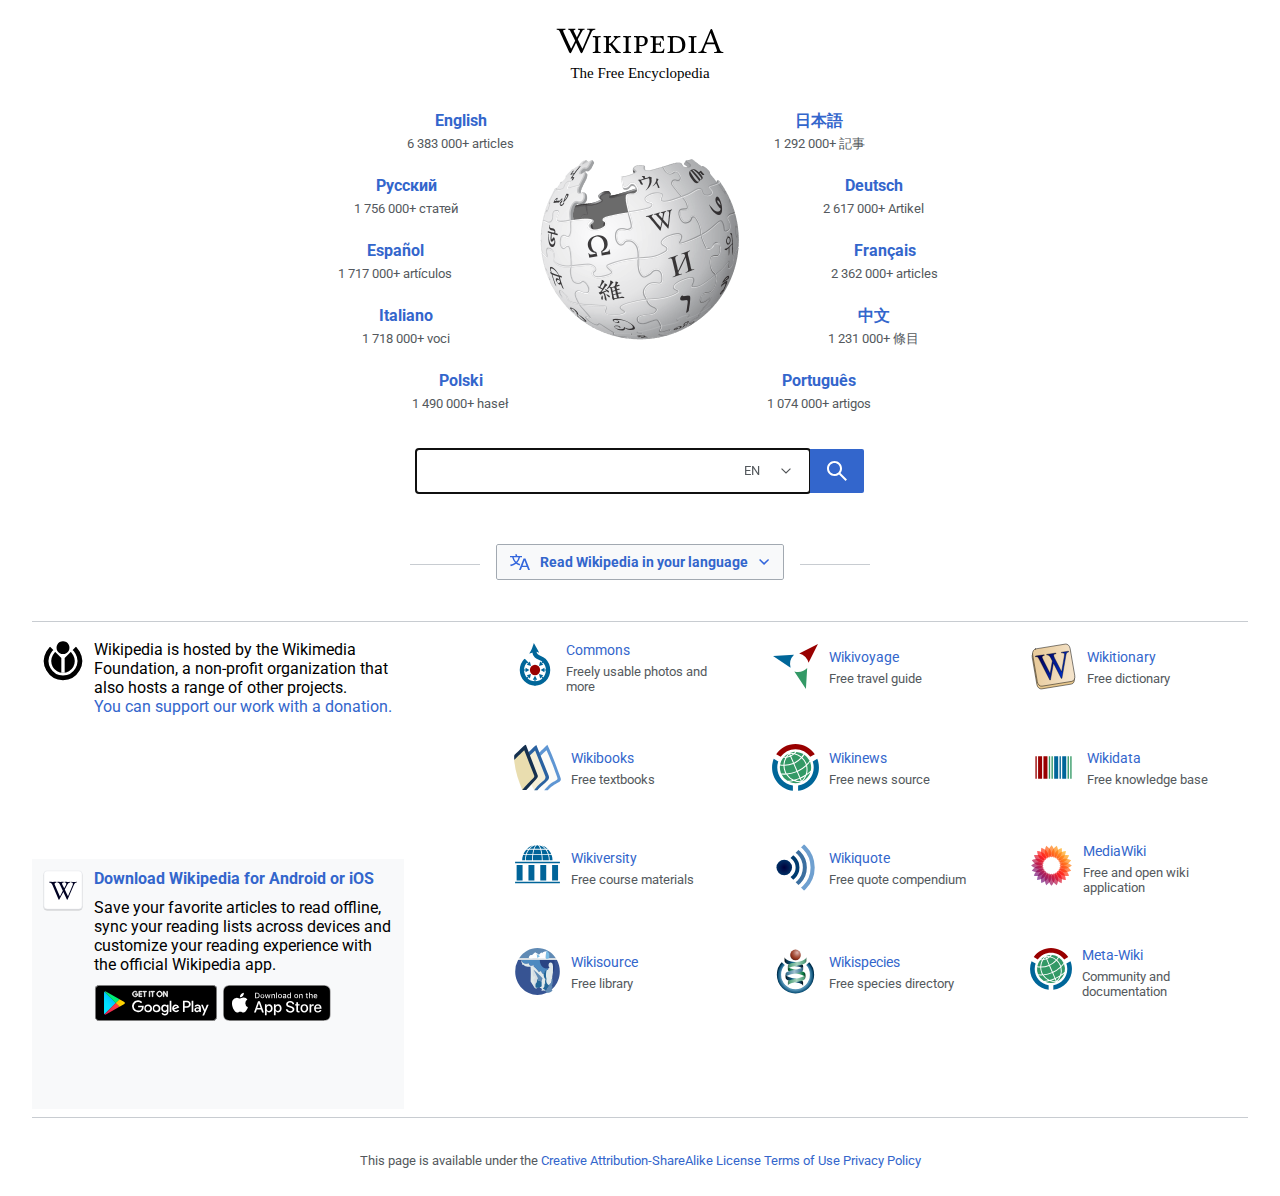
<file: wikipedia/index.html>
<!DOCTYPE html>
<html lang="en">
  <head>
    <meta charset="UTF-8" />
    <meta http-equiv="X-UA-Compatible" content="IE=edge" />
    <meta name="viewport" content="width=device-width, initial-scale=1.0" />
    <link rel="shortcut icon" href="#" />
    <link rel="stylesheet" href="style.css" />
    <title>Wikipedia</title>
  </head>
  <body>
    <section class="top">
      <div class="lang-area">
        <div class="logo">
          <img
            src="images/Wikipedia-logo-v2.png"
            srcset="
              images/Wikipedia-logo-v2@1.5x.png 1.5x,
              images/Wikipedia-logo-v2@2x.png   2x
            "
            alt="Wikipedia"
            width="200"
            height="183"
          />
          <h1>
            <span>Wikipedia</span>
            <strong>The Free Encyclopedia</strong>
          </h1>
        </div>
        <div class="langs">
          <div class="central-featured-lang" dir="ltr" lang="en">
            <a
              href="#"
              title="English — Wikipedia — The Free Encyclopedia"
              class="link-box"
              data-slogan="The Free Encyclopedia"
            >
              <strong>English</strong>
              <small
                ><bdi dir="ltr">6&nbsp;383&nbsp;000+</bdi>
                <span>articles</span></small
              >
            </a>
          </div>
          <div class="central-featured-lang" dir="ltr" lang="ja">
            <a
              href="#"
              title="Nihongo — ウィキペディア — フリー百科事典"
              class="link-box"
              data-slogan="フリー百科事典"
            >
              <strong>日本語</strong>
              <small
                ><bdi dir="ltr">1&nbsp;292&nbsp;000+</bdi>
                <span>記事</span></small
              >
            </a>
          </div>
          <div class="central-featured-lang" dir="ltr" lang="ru">
            <a
              href="#"
              title="Russkiy — Википедия — Свободная энциклопедия"
              class="link-box"
              data-slogan="Свободная энциклопедия"
            >
              <strong>Русский</strong>
              <small
                ><bdi dir="ltr">1&nbsp;756&nbsp;000+</bdi>
                <span>статей</span></small
              >
            </a>
          </div>
          <div class="central-featured-lang" dir="ltr" lang="de">
            <a
              href="#"
              title="Deutsch — Wikipedia — Die freie Enzyklopädie"
              class="link-box"
              data-slogan="Die freie Enzyklopädie"
            >
              <strong>Deutsch</strong>
              <small
                ><bdi dir="ltr">2&nbsp;617&nbsp;000+</bdi>
                <span>Artikel</span></small
              >
            </a>
          </div>
          <div class="central-featured-lang" dir="ltr" lang="es">
            <a
              href="#"
              title="Español — Wikipedia — La enciclopedia libre"
              class="link-box"
              data-slogan="La enciclopedia libre"
            >
              <strong>Español</strong>
              <small
                ><bdi dir="ltr">1&nbsp;717&nbsp;000+</bdi>
                <span>artículos</span></small
              >
            </a>
          </div>
          <div class="central-featured-lang" dir="ltr" lang="fr">
            <a
              href="#"
              title="Français — Wikipédia — L’encyclopédie libre"
              class="link-box"
              data-slogan="L’encyclopédie libre"
            >
              <strong>Français</strong>
              <small
                ><bdi dir="ltr">2&nbsp;362&nbsp;000+</bdi>
                <span>articles</span></small
              >
            </a>
          </div>
          <div class="central-featured-lang" dir="ltr" lang="it">
            <a
              href="#"
              title="Italiano — Wikipedia — L'enciclopedia libera"
              class="link-box"
              data-slogan="L'enciclopedia libera"
            >
              <strong>Italiano</strong>
              <small
                ><bdi dir="ltr">1&nbsp;718&nbsp;000+</bdi>
                <span>voci</span></small
              >
            </a>
          </div>
          <div class="central-featured-lang" dir="ltr" lang="zh">
            <a
              href="#"
              title="Zhōngwén — 維基百科 — 自由的百科全書"
              class="link-box"
              data-converttitle-hans="Zhōngwén — 维基百科 — 自由的百科全书"
              data-slogan="自由的百科全書"
            >
              <strong>中文</strong>
              <small
                ><bdi dir="ltr">1&nbsp;231&nbsp;000+</bdi>
                <span data-convert-hans="条目" id="zh_art">條目</span></small
              >
            </a>
          </div>
          <div class="central-featured-lang" dir="ltr" lang="pl">
            <a
              href="#"
              title="Polski — Wikipedia — Wolna encyklopedia"
              class="link-box"
              data-slogan="Wolna encyklopedia"
            >
              <strong>Polski</strong>
              <small
                ><bdi dir="ltr">1&nbsp;490&nbsp;000+</bdi>
                <span>haseł</span></small
              >
            </a>
          </div>
          <div class="central-featured-lang" dir="ltr" lang="pt">
            <a
              href="#"
              title="Português — Wikipédia — A enciclopédia livre"
              class="link-box"
              data-slogan="A enciclopédia livre"
            >
              <strong>Português</strong>
              <small
                ><bdi dir="ltr">1&nbsp;074&nbsp;000+</bdi>
                <span>artigos</span></small
              >
            </a>
          </div>
        </div>

        <div class="search-container">
          <form class="pure-form">
            <fieldset>
              <input type="hidden" name="family" value="Wikipedia" />
              <input
                type="hidden"
                id="hiddenLanguageInput"
                name="language"
                value="en"
              />
              <div class="search-input" id="search-input">
                <label for="searchInput" class="screen-reader-text"
                  >Search Wikipedia</label
                >
                <input
                  id="searchInput"
                  name="search"
                  type="search"
                  size="20"
                  autofocus="autofocus"
                  accesskey="F"
                  dir="auto"
                  autocomplete="off"
                  style="padding-right: 64px"
                />
                <div class="styled-select js-enabled">
                  <div class="hide-arrow">
                    <label
                      for="searchLanguage"
                      id="jsLangLabel"
                      class="js-langpicker-label"
                      >en</label
                    ><select id="searchLanguage" name="language">
                      <option value="af" lang="af">Afrikaans</option>
                      <option value="pl" lang="pl">Polski</option>
                      <option value="sk" lang="sk">Slovenčina</option>

                      <option value="ar" lang="ar">العربية</option>

                      <option value="ast" lang="ast">Asturianu</option>
                      <option value="az" lang="az">Azərbaycanca</option>
                      <option value="bg" lang="bg">Български</option>

                      <option value="nan" lang="nan">
                        Bân-lâm-gú / Hō-ló-oē
                      </option>
                      <option value="bn" lang="bn">বাংলা</option>

                      <option value="be" lang="be">Беларуская</option>

                      <option value="ca" lang="ca">Català</option>
                      <option value="cs" lang="cs">Čeština</option>

                      <option value="cy" lang="cy">Cymraeg</option>

                      <option value="da" lang="da">Dansk</option>
                      <option value="de" lang="de">Deutsch</option>
                      <option value="et" lang="et">Eesti</option>
                      <option value="el" lang="el">Ελληνικά</option>

                      <option value="en" selected="selected" lang="en">
                        English
                      </option>

                      <option value="es" lang="es">Español</option>
                      <option value="eo" lang="eo">Esperanto</option>
                      <option value="eu" lang="eu">Euskara</option>
                      <option value="fa" lang="fa">فارسی</option>

                      <option value="fr" lang="fr">Français</option>
                      <option value="gl" lang="gl">Galego</option>
                      <option value="ko" lang="ko">한국어</option>

                      <option value="hy" lang="hy">Հայերեն</option>

                      <option value="hi" lang="hi">हिन्दी</option>

                      <option value="hr" lang="hr">Hrvatski</option>
                      <option value="id" lang="id">Bahasa Indonesia</option>
                      <option value="it" lang="it">Italiano</option>
                      <option value="he" lang="he">עברית</option>

                      <option value="ka" lang="ka">ქართული</option>

                      <option value="la" lang="la">Latina</option>
                      <option value="lv" lang="lv">Latviešu</option>
                      <option value="lt" lang="lt">Lietuvių</option>
                      <option value="hu" lang="hu">Magyar</option>
                      <option value="mk" lang="mk">Македонски</option>

                      <option value="arz" lang="arz">مصرى</option>

                      <option value="ms" lang="ms">Bahasa Melayu</option>
                      <option value="min" lang="min">Bahaso Minangkabau</option>
                      <option value="nl" lang="nl">Nederlands</option>
                      <option value="ja" lang="ja">日本語</option>

                      <option value="no" lang="nb">Norsk (bokmål)</option>
                      <option value="nn" lang="nn">Norsk (nynorsk)</option>
                      <option value="ce" lang="ce">Нохчийн</option>

                      <option value="uz" lang="uz">Oʻzbekcha / Ўзбекча</option>
                      <option value="pt" lang="pt">Português</option>
                      <option value="kk" lang="kk">
                        Қазақша / Qazaqşa / قازاقشا
                      </option>
                      <option value="ro" lang="ro">Română</option>

                      <option value="ru" lang="ru">Русский</option>

                      <option value="simple" lang="en">Simple English</option>
                      <option value="ceb" lang="ceb">
                        Sinugboanong Binisaya
                      </option>
                      <option value="sl" lang="sl">Slovenščina</option>
                      <option value="sr" lang="sr">Српски / Srpski</option>
                      <option value="sh" lang="sh">
                        Srpskohrvatski / Српскохрватски
                      </option>
                      <option value="fi" lang="fi">Suomi</option>

                      <option value="sv" lang="sv">Svenska</option>
                      <option value="ta" lang="ta">தமிழ்</option>

                      <option value="tt" lang="tt">Татарча / Tatarça</option>
                      <option value="th" lang="th">ภาษาไทย</option>

                      <option value="tg" lang="tg">Тоҷикӣ</option>

                      <option value="azb" lang="azb">تۆرکجه</option>

                      <option value="tr" lang="tr">Türkçe</option>

                      <option value="uk" lang="uk">Українська</option>

                      <option value="ur" lang="ur">اردو</option>

                      <option value="vi" lang="vi">Tiếng Việt</option>
                      <option value="vo" lang="vo">Volapük</option>
                      <option value="war" lang="war">Winaray</option>
                      <option value="zh-yue" lang="yue">粵語</option>

                      <option value="zh" lang="zh">中文</option>

                      <option value="my" lang="my">မြန်မာဘာသာ</option>
                    </select>
                    <div class="styled-select-active-helper"></div>
                  </div>
                  <i class="svg-arrow-down"></i>
                </div>
                <div id="typeahead-suggestions"></div>
              </div>
              <button
                class="pure-button pure-button-primary-progressive"
                type="submit"
              >
                <i class="svg-search-icon" data-="search-input-button"
                  >Search</i
                >
              </button>
              <input type="hidden" value="Go" name="go" />
            </fieldset>
          </form>
        </div>
      </div>
      <div class="lang-list-button-wrapper">
        <button class="lang-list-button">
          <i class="svg-language-icon"></i>
          <span class="lang-list-button-text"
            >Read Wikipedia in your language
          </span>
          <i class="svg-arrow-down-blue"></i>
        </button>
      </div>
      <div class="lang-list-border"></div>
      <div class="lang-list-container">
        <div class="lang-list-content">
          <h2 class="bookshelf-container">
            <span class="bookshelf">
              <span class="text">
                <bdi dir="ltr"> 1&nbsp;000&nbsp;000+ </bdi>
                <span> articles </span>
              </span>
            </span>
          </h2>
          <div class="langlist hlist">
            <ul>
              <li><a href="#">Polski</a></li>
              <li>
                <a href="#"><bdi dir="rtl">العربية</bdi></a>
              </li>
              <li><a href="#">Deutsch</a></li>
              <li>
                <a href="#">English</a>
              </li>
              <li><a href="#">Español</a></li>
              <li><a href="#">Français</a></li>
              <li><a href="#">Italiano</a></li>
              <li>
                <a href="#"><bdi dir="rtl">مصرى</bdi></a>
              </li>
              <li><a href="#">Nederlands</a></li>
              <li>
                <a href="#">日本語</a>
              </li>
              <li><a href="#">Português</a></li>
              <li>
                <a href="#">Русский</a>
              </li>
              <li>
                <a href="#">Sinugboanong Binisaya</a>
              </li>
              <li><a href="#">Svenska</a></li>
              <li>
                <a href="#">Українська</a>
              </li>
              <li><a href="#">Tiếng Việt</a></li>
              <li><a href="#">Winaray</a></li>
              <li>
                <a href="#">中文</a>
              </li>
            </ul>
          </div>
          <h2 class="bookshelf-container">
            <span class="bookshelf">
              <span class="text">
                <bdi dir="ltr"> 100&nbsp;000+ </bdi>
                <span> articles </span>
              </span>
            </span>
          </h2>
          <div class="langlist hlist">
            <ul>
              <li><a href="#">Afrikaans</a></li>
              <li>
                <a href="#">Slovenčina</a>
              </li>
              <li><a href="#">Asturianu</a></li>
              <li><a href="#">Azərbaycanca</a></li>
              <li>
                <a href="#">Български</a>
              </li>
              <li>
                <a href="#">Bân-lâm-gú / Hō-ló-oē</a>
              </li>
              <li>
                <a href="#">বাংলা</a>
              </li>
              <li>
                <a href="#">Беларуская</a>
              </li>
              <li><a href="#">Català</a></li>
              <li>
                <a href="#">Čeština</a>
              </li>
              <li>
                <a href="#">Cymraeg</a>
              </li>
              <li><a href="#">Dansk</a></li>
              <li><a href="#">Eesti</a></li>
              <li>
                <a href="#">Ελληνικά</a>
              </li>
              <li><a href="#">Esperanto</a></li>
              <li><a href="#">Euskara</a></li>
              <li>
                <a href="#"><bdi dir="rtl">فارسی</bdi></a>
              </li>
              <li><a href="#">Galego</a></li>
              <li>
                <a href="#">한국어</a>
              </li>
              <li>
                <a href="#">Հայերեն</a>
              </li>
              <li>
                <a href="#">हिन्दी</a>
              </li>
              <li><a href="#">Hrvatski</a></li>
              <li>
                <a href="#">Bahasa Indonesia</a>
              </li>
              <li>
                <a href="#"><bdi dir="rtl">עברית</bdi></a>
              </li>
              <li>
                <a href="#">ქართული</a>
              </li>
              <li><a href="#">Latina</a></li>
              <li><a href="#">Latviešu</a></li>
              <li><a href="#">Lietuvių</a></li>
              <li><a href="#">Magyar</a></li>
              <li>
                <a href="#">Македонски</a>
              </li>
              <li><a href="#">Bahasa Melayu</a></li>
              <li>
                <a href="#">Bahaso Minangkabau</a>
              </li>
              <li lang="no">
                Norsk
                <ul>
                  <li><a href="#">bokmål</a></li>
                  <li><a href="#">nynorsk</a></li>
                </ul>
              </li>
              <li>
                <a href="#">Нохчийн</a>
              </li>
              <li>
                <a href="#">Oʻzbekcha / Ўзбекча</a>
              </li>
              <li>
                <a href="#"
                  ><span lang="kk-Cyrl">Қазақша</span> /
                  <span lang="kk-Latn">Qazaqşa</span> /
                  <bdi dir="rtl" lang="kk-Arab">قازاقشا</bdi></a
                >
              </li>
              <li>
                <a href="#">Română</a>
              </li>
              <li>
                <a href="#">Simple English</a>
              </li>
              <li><a href="#">Slovenščina</a></li>
              <li>
                <a href="#">Српски / Srpski</a>
              </li>
              <li>
                <a href="#">Srpskohrvatski / Српскохрватски</a>
              </li>
              <li>
                <a href="#">Suomi</a>
              </li>
              <li>
                <a href="#">தமிழ்</a>
              </li>
              <li>
                <a href="#">Татарча / Tatarça</a>
              </li>
              <li>
                <a href="#">ภาษาไทย</a>
              </li>
              <li>
                <a href="#">Тоҷикӣ</a>
              </li>
              <li>
                <a href="#"><bdi dir="rtl">تۆرکجه</bdi></a>
              </li>
              <li>
                <a href="#">Türkçe</a>
              </li>
              <li>
                <a href="#"><bdi dir="rtl">اردو</bdi></a>
              </li>
              <li><a href="#">Volapük</a></li>
              <li>
                <a href="#" title="Yuht Yúh / Jyut6 jyu5" lang="yue">粵語</a>
              </li>
              <li>
                <a href="#">မြန်မာဘာသာ</a>
              </li>
            </ul>
          </div>
          <h2 class="bookshelf-container">
            <span class="bookshelf">
              <span class="text">
                <bdi dir="ltr"> 10&nbsp;000+ </bdi>
                <span> articles </span>
              </span>
            </span>
          </h2>
          <div class="langlist hlist">
            <ul>
              <li><a href="#">Bahsa Acèh</a></li>
              <li><a href="#">Alemannisch</a></li>
              <li>
                <a href="#">አማርኛ</a>
              </li>
              <li><a href="#">Aragonés</a></li>
              <li>
                <a href="#">Basa Banyumasan</a>
              </li>
              <li>
                <a href="#">Башҡортса</a>
              </li>
              <li>
                <a href="#" title="Belaruskaya (Taraškievica)" lang="be"
                  >Беларуская (Тарашкевіца)</a
                >
              </li>
              <li>
                <a href="#">Bikol Central</a>
              </li>
              <li>
                <a href="#" title="Bishnupriya Manipuri" lang="bpy"
                  >বিষ্ণুপ্রিয়া মণিপুরী</a
                >
              </li>
              <li><a href="#">Boarisch</a></li>
              <li><a href="#">Bosanski</a></li>
              <li><a href="#">Brezhoneg</a></li>
              <li>
                <a href="#">Чӑвашла</a>
              </li>
              <li><a href="#">Diné Bizaad</a></li>
              <li>
                <a href="#">Emigliàn–Rumagnòl</a>
              </li>
              <li><a href="#">Føroyskt</a></li>
              <li><a href="#">Frysk</a></li>
              <li><a href="#">Gaeilge</a></li>
              <li><a href="#">Gàidhlig</a></li>
              <li>
                <a href="#">ગુજરાતી</a>
              </li>
              <li>
                <a href="#">Hausa</a>
              </li>
              <li>
                <a href="#">Hornjoserbsce</a>
              </li>
              <li>
                <a href="#">Ido</a>
              </li>
              <li><a href="#">Ilokano</a></li>
              <li><a href="#">Interlingua</a></li>
              <li>
                <a href="#">Ирон æвзаг</a>
              </li>
              <li><a href="#">Íslenska</a></li>
              <li>
                <a href="#">Jawa</a>
              </li>
              <li>
                <a href="#">ಕನ್ನಡ</a>
              </li>
              <li>
                <a href="#">Kreyòl Ayisyen</a>
              </li>
              <li>
                <a href="#"
                  ><span lang="ku-Latn">Kurdî</span> /
                  <bdi dir="rtl" lang="ku-Arab">كوردی</bdi></a
                >
              </li>
              <li>
                <a href="#"><bdi dir="rtl">کوردیی ناوەندی</bdi></a>
              </li>
              <li>
                <a href="#">Кыргызча</a>
              </li>
              <li>
                <a href="#">Кырык Мары</a>
              </li>
              <li>
                <a href="#">Lëtzebuergesch</a>
              </li>
              <li><a href="#">Limburgs</a></li>
              <li><a href="#">Lombard</a></li>
              <li><a href="#">Lìgure</a></li>
              <li>
                <a href="#">मैथिली</a>
              </li>
              <li><a href="#">Malagasy</a></li>
              <li>
                <a href="#">മലയാളം</a>
              </li>
              <li>
                <a href="#" title="Man4jin4 / Wényán" lang="lzh">文言</a>
              </li>
              <li>
                <a href="#">मराठी</a>
              </li>
              <li>
                <a href="#">მარგალური</a>
              </li>
              <li>
                <a href="#"><bdi dir="rtl">مازِرونی</bdi></a>
              </li>
              <li>
                <a href="#">Mìng-dĕ̤ng-ngṳ̄ / 閩東語</a>
              </li>
              <li>
                <a href="#">Монгол</a>
              </li>
              <li>
                <a href="#">नेपाल भाषा</a>
              </li>
              <li>
                <a href="#">नेपाली</a>
              </li>
              <li><a href="#">Nnapulitano</a></li>
              <li><a href="#">Nordfriisk</a></li>
              <li><a href="#">Occitan</a></li>
              <li>
                <a href="#">Марий</a>
              </li>
              <li>
                <a href="#">ଓଡି଼ଆ</a>
              </li>
              <li>
                <a href="#" title="Pañjābī (Gurmukhī)" lang="pa"
                  >ਪੰਜਾਬੀ (ਗੁਰਮੁਖੀ)</a
                >
              </li>
              <li>
                <a href="#" title="Pañjābī (Shāhmukhī)" lang="pnb"
                  ><bdi dir="rtl">پنجابی (شاہ مکھی)</bdi></a
                >
              </li>
              <li>
                <a href="#"><bdi dir="rtl">پښتو</bdi></a>
              </li>
              <li><a href="#">Piemontèis</a></li>
              <li>
                <a href="#">Plattdüütsch</a>
              </li>
              <li>
                <a href="#">Qırımtatarca</a>
              </li>
              <li><a href="#">Runa Simi</a></li>
              <li>
                <a href="#">संस्कृतम्</a>
              </li>
              <li>
                <a href="#">Саха Тыла</a>
              </li>
              <li><a href="#">Scots</a></li>
              <li><a href="#">Shqip</a></li>
              <li><a href="#">Sicilianu</a></li>
              <li>
                <a href="#">සිංහල</a>
              </li>
              <li>
                <a href="#"><bdi dir="rtl">سنڌي</bdi></a>
              </li>
              <li><a href="#">Ślůnski</a></li>
              <li><a href="#">Basa Sunda</a></li>
              <li><a href="#">Kiswahili</a></li>
              <li><a href="#">Tagalog</a></li>
              <li>
                <a href="#">తెలుగు</a>
              </li>
              <li>
                <a href="#">ᨅᨔ ᨕᨙᨁᨗ / Basa Ugi</a>
              </li>
              <li><a href="#">Vèneto</a></li>
              <li><a href="#">Walon</a></li>
              <li>
                <a href="#" title="Wú Yǔ" lang="wuu">吳語</a>
              </li>
              <li>
                <a href="#"><bdi dir="rtl">ייִדיש</bdi></a>
              </li>
              <li><a href="#">Yorùbá</a></li>
              <li>
                <a href="#">Zazaki</a>
              </li>
              <li>
                <a href="#">Žemaitėška</a>
              </li>
              <li><a href="#">isiZulu</a></li>
            </ul>
          </div>
          <h2 class="bookshelf-container">
            <span class="bookshelf">
              <span class="text">
                <bdi dir="ltr"> 1&nbsp;000+ </bdi>
                <span> articles </span>
              </span>
            </span>
          </h2>
          <div class="langlist hlist">
            <ul>
              <li>
                <a href="#">Адыгэбзэ</a>
              </li>
              <li><a href="#">Ænglisc</a></li>
              <li><a href="#">Akan</a></li>
              <li>
                <a href="#">аԥсшәа</a>
              </li>
              <li>
                <a href="#">Արեւմտահայերէն</a>
              </li>
              <li>
                <a href="#">Armãneashce</a>
              </li>
              <li><a href="#">Arpitan</a></li>
              <li>
                <a href="#"><bdi dir="rtl">ܐܬܘܪܝܐ</bdi></a>
              </li>
              <li><a href="#">Avañe’ẽ</a></li>
              <li>
                <a href="#">Авар</a>
              </li>
              <li><a href="#">Aymar</a></li>
              <li>
                <a href="#">Basa Bali</a>
              </li>
              <li>
                <a href="#">Bahasa Banjar</a>
              </li>
              <li>
                <a href="#">भोजपुरी</a>
              </li>
              <li><a href="#">Bislama</a></li>
              <li>
                <a href="#">བོད་ཡིག</a>
              </li>
              <li>
                <a href="#">Буряад</a>
              </li>
              <li>
                <a href="#">Chavacano de Zamboanga</a>
              </li>
              <li><a href="#">Corsu</a></li>
              <li>
                <a href="#">Vahcuengh / 話僮</a>
              </li>
              <li>
                <a href="#">Davvisámegiella</a>
              </li>
              <li><a href="#">Deitsch</a></li>
              <li>
                <a href="#"><bdi dir="rtl">ދިވެހިބަސް</bdi></a>
              </li>
              <li>
                <a href="#">Dolnoserbski</a>
              </li>
              <li>
                <a href="#">Эрзянь</a>
              </li>
              <li><a href="#">Estremeñu</a></li>
              <li><a href="#">Fiji Hindi</a></li>
              <li><a href="#">Furlan</a></li>
              <li><a href="#">Gaelg</a></li>
              <li><a href="#">Gagauz</a></li>
              <li><a href="#">Gĩkũyũ</a></li>
              <li>
                <a href="#"><bdi dir="rtl">گیلکی</bdi></a>
              </li>
              <li>
                <a href="#" title="Gon ua" lang="gan">贛語</a>
              </li>
              <li>
                <a href="#">Hak-kâ-ngî / 客家語</a>
              </li>
              <li>
                <a href="#">Хальмг</a>
              </li>
              <li>
                <a href="#">ʻŌlelo Hawaiʻi</a>
              </li>
              <li><a href="#">Igbo</a></li>
              <li><a href="#">Interlingue</a></li>
              <li><a href="#">Kabɩyɛ</a></li>
              <li><a href="#">Kapampangan</a></li>
              <li><a href="#">Kaszëbsczi</a></li>
              <li><a href="#">Kernewek</a></li>
              <li>
                <a href="#">ភាសាខ្មែរ</a>
              </li>
              <li><a href="#">Kinyarwanda</a></li>
              <li>
                <a href="#">Коми</a>
              </li>
              <li><a href="#">Kongo</a></li>
              <li>
                <a href="#">कोंकणी / Konknni</a>
              </li>
              <li>
                <a href="#" title="Kriyòl Gwiyannen" lang="gcr"
                  >Kriyòl Gwiyannen</a
                >
              </li>
              <li>
                <a href="#">ພາສາລາວ</a>
              </li>
              <li>
                <a href="#"
                  ><span lang="lad-Latn">Dzhudezmo</span> /
                  <bdi dir="rtl" lang="lad-Hebr">לאדינו</bdi></a
                >
              </li>
              <li>
                <a href="#">Лакку</a>
              </li>
              <li><a href="#">Latgaļu</a></li>
              <li>
                <a href="#">Лезги</a>
              </li>
              <li><a href="#">Lingála</a></li>
              <li><a href="#">lojban</a></li>
              <li><a href="#">Luganda</a></li>
              <li><a href="#">Malti</a></li>
              <li><a href="#">Reo Mā’ohi</a></li>
              <li><a href="#">Māori</a></li>
              <li><a href="#">Mirandés</a></li>
              <li>
                <a href="#">Мокшень</a>
              </li>
              <li>
                <a href="#">ߒߞߏ</a>
              </li>
              <li>
                <a href="#">Na Vosa Vaka-Viti</a>
              </li>
              <li>
                <a href="#">Nāhuatlahtōlli</a>
              </li>
              <li>
                <a href="#">Dorerin Naoero</a>
              </li>
              <li>
                <a href="#">Nedersaksisch</a>
              </li>
              <li>
                <a href="#">Nouormand / Normaund</a>
              </li>
              <li><a href="#">Novial</a></li>
              <li>
                <a href="#">Afaan Oromoo</a>
              </li>
              <li>
                <a href="#">অসমীযা়</a>
              </li>
              <li>
                <a href="#">पालि</a>
              </li>
              <li><a href="#">Pangasinán</a></li>
              <li><a href="#">Papiamentu</a></li>
              <li>
                <a href="#">Перем Коми</a>
              </li>
              <li><a href="#">Pfälzisch</a></li>
              <li><a href="#">Picard</a></li>
              <li>
                <a href="#">Къарачай–Малкъар</a>
              </li>
              <li>
                <a href="#">Qaraqalpaqsha</a>
              </li>
              <li><a href="#">Ripoarisch</a></li>
              <li><a href="#">Rumantsch</a></li>
              <li>
                <a href="#" title="Rusin’skyj Yazyk" lang="rue"
                  >Русиньскый Язык</a
                >
              </li>
              <li><a href="#">Gagana Sāmoa</a></li>
              <li><a href="#">Sardu</a></li>
              <li><a href="#">Seeltersk</a></li>
              <li>
                <a href="#">Sesotho sa Leboa</a>
              </li>
              <li><a href="#">ChiShona</a></li>
              <li><a href="#">Soomaaliga</a></li>
              <li><a href="#">Sranantongo</a></li>
              <li>
                <a href="#">Taqbaylit</a>
              </li>
              <li>
                <a href="#">Tarandíne</a>
              </li>
              <li><a href="#">Tetun</a></li>
              <li><a href="#">Tok Pisin</a></li>
              <li><a href="#">faka Tonga</a></li>
              <li><a href="#">Türkmençe</a></li>
              <li>
                <a href="#">Тыва дыл</a>
              </li>
              <li>
                <a href="#">Удмурт</a>
              </li>
              <li>
                <a href="#"><bdi dir="rtl">ئۇيغۇرچه</bdi></a>
              </li>
              <li><a href="#">Vepsän</a></li>
              <li>
                <a href="#">Võro</a>
              </li>
              <li><a href="#">West-Vlams</a></li>
              <li><a href="#">Wolof</a></li>
              <li><a href="#">isiXhosa</a></li>
              <li><a href="#">Zeêuws</a></li>
            </ul>
          </div>
          <h2 class="bookshelf-container">
            <span class="bookshelf">
              <span class="text">
                <bdi dir="ltr"> 100+ </bdi>
                <span> articles </span>
              </span>
            </span>
          </h2>
          <div class="langlist hlist">
            <ul>
              <li><a href="#">Bamanankan</a></li>
              <li><a href="#">Chamoru</a></li>
              <li><a href="#">Chichewa</a></li>
              <li><a href="#">Eʋegbe</a></li>
              <li><a href="#">Fulfulde</a></li>
              <li><a href="#">𐌲𐌿𐍄𐌹𐍃𐌺</a></li>
              <li>
                <a href="#">ᐃᓄᒃᑎᑐᑦ / Inuktitut</a>
              </li>
              <li><a href="#">Iñupiak</a></li>
              <li><a href="#">Kalaallisut</a></li>
              <li>
                <a href="#"><bdi dir="rtl">كٲشُر</bdi></a>
              </li>
              <li><a href="#">Li Niha</a></li>
              <li>
                <a href="#">Nēhiyawēwin / ᓀᐦᐃᔭᐍᐏᐣ</a>
              </li>
              <li>
                <a href="#">Norfuk / Pitkern</a>
              </li>
              <li>
                <a href="#">Ποντιακά</a>
              </li>
              <li>
                <a href="#">རྫོང་ཁ</a>
              </li>
              <li><a href="#">Romani</a></li>
              <li><a href="#">Kirundi</a></li>
              <li><a href="#">Sängö</a></li>
              <li><a href="#">Sesotho</a></li>
              <li><a href="#">Setswana</a></li>
              <li>
                <a href="#">Словѣ́ньскъ / ⰔⰎⰑⰂⰡⰐⰠⰔⰍⰟ</a>
              </li>
              <li><a href="#">SiSwati</a></li>
              <li><a href="#">Thuɔŋjäŋ</a></li>
              <li>
                <a href="#">ᏣᎳᎩ</a>
              </li>
              <li>
                <a href="#">Tsėhesenėstsestotse</a>
              </li>
              <li><a href="#">Tshivenḓa</a></li>
              <li><a href="#">Xitsonga</a></li>
              <li><a href="#">chiTumbuka</a></li>
              <li><a href="#">Twi</a></li>
              <li><a href="#">ትግርኛ</a></li>
              <li><a href="#">ဘာသာ မန်</a></li>
            </ul>
          </div>

          <div class="langlist hlist">
            <a href="#" lang=""></a>
          </div>
        </div>
      </div>
    </section>
    <section class="bottom">
      <hr />
      <div class="bottom-section">
          <div class=" top-card card">
            <img class="logo-black card-logo" src="images/black-logo.svg"></img>
            <div class="content">
              <span>
                Wikipedia is hosted by the Wikimedia Foundation, a non-profit
                organization that also hosts a range of other projects.
              </span>
              <a href="#">You can support our work with a donation.</a>
            </div>
          </div>
          <div class=" bottom-card card">
            <img class="wikipedia-logo card-logo" src="images/wikipedia-logo.svg"></img>
            <div class="content">
              <a href=""> Download Wikipedia for Android or iOS </a>
              <span>
                Save your favorite articles to read offline, sync your reading
                lists across devices and customize your reading experience with
                the official Wikipedia app.
              </span>
              <div class="black-buttons">
                <img src="images/play-store-btn.svg" alt="" />
                <img src="images/apple-btn.svg" alt="" />
              </div>
            </div>
          </div>

        <div class="right">
          <div class="link">
            <div class="logo">
              <img src="images/compass.svg" alt="" />
            </div>
            <div class="content">
              <a href="#">Commons</a>
              <p>Freely usable photos and more</p>
            </div>
          </div>

          <div class="link">
            <div class="logo">
              <img src="images/arrows.svg" alt="" />
            </div>
            <div class="content">
              <a href="#">Wikivoyage</a>
              <p>Free travel guide</p>
            </div>
          </div>

          <div class="link">
            <div class="logo">
              <img src="images/dictionary.svg" alt="" />
            </div>
            <div class="content">
              <a href="#">Wikitionary</a>
              <p>Free dictionary</p>
            </div>
          </div>

          <div class="link">
            <div class="logo">
              <img src="images/books.svg" alt="" />
            </div>
            <div class="content">
              <a href="#">Wikibooks</a>
              <p>Free textbooks</p>
            </div>
          </div>

          <div class="link">
            <div class="logo">
              <img src="images/news.svg" alt="" />
            </div>
            <div class="content">
              <a href="#">Wikinews</a>
              <p>Free news source</p>
            </div>
          </div>

          <div class="link">
            <div class="logo">
              <img src="images/data.svg" alt="" />
            </div>
            <div class="content">
              <a href="#">Wikidata</a>
              <p>Free knowledge base</p>
            </div>
          </div>

          <div class="link">
            <div class="logo">
              <img src="images/university.svg" alt="" />
            </div>
            <div class="content">
              <a href="#">Wikiversity</a>
              <p>Free course materials</p>
            </div>
          </div>

          <div class="link">
            <div class="logo">
              <img src="images/quote.svg" alt="" />
            </div>
            <div class="content">
              <a href="#">Wikiquote</a>
              <p>Free quote compendium</p>
            </div>
          </div>

          <div class="link">
            <div class="logo">
              <img src="images/media.svg" alt="" />
            </div>
            <div class="content">
              <a href="#">MediaWiki</a>
              <p>Free and open wiki application</p>
            </div>
          </div>

          <div class="link">
            <div class="logo">
              <img src="images/source.svg" alt="" />
            </div>
            <div class="content">
              <a href="#">Wikisource</a>
              <p>Free library</p>
            </div>
          </div>

          <div class="link">
            <div class="logo">
              <img src="images/snake.svg" alt="" />
            </div>
            <div class="content">
              <a href="#">Wikispecies</a>
              <p>Free species directory</p>
            </div>
          </div>

          <div class="link">
            <div class="logo">
              <img src="images/news.svg" alt="" />
            </div>
            <div class="content">
              <a href="#">Meta-Wiki</a>
              <p>Community and documentation</p>
            </div>
          </div>
        </div>
      </div>
      <hr />
      <footer>
        <p>
          This page is available under the
          <a href="#">Creative Attribution-ShareAlike License</a>
          <a href="#">Terms of Use</a> <a href="#">Privacy Policy</a>
        </p>
      </footer>
    </section>
    <script src="script.js"></script>
  </body>
</html>
</file>
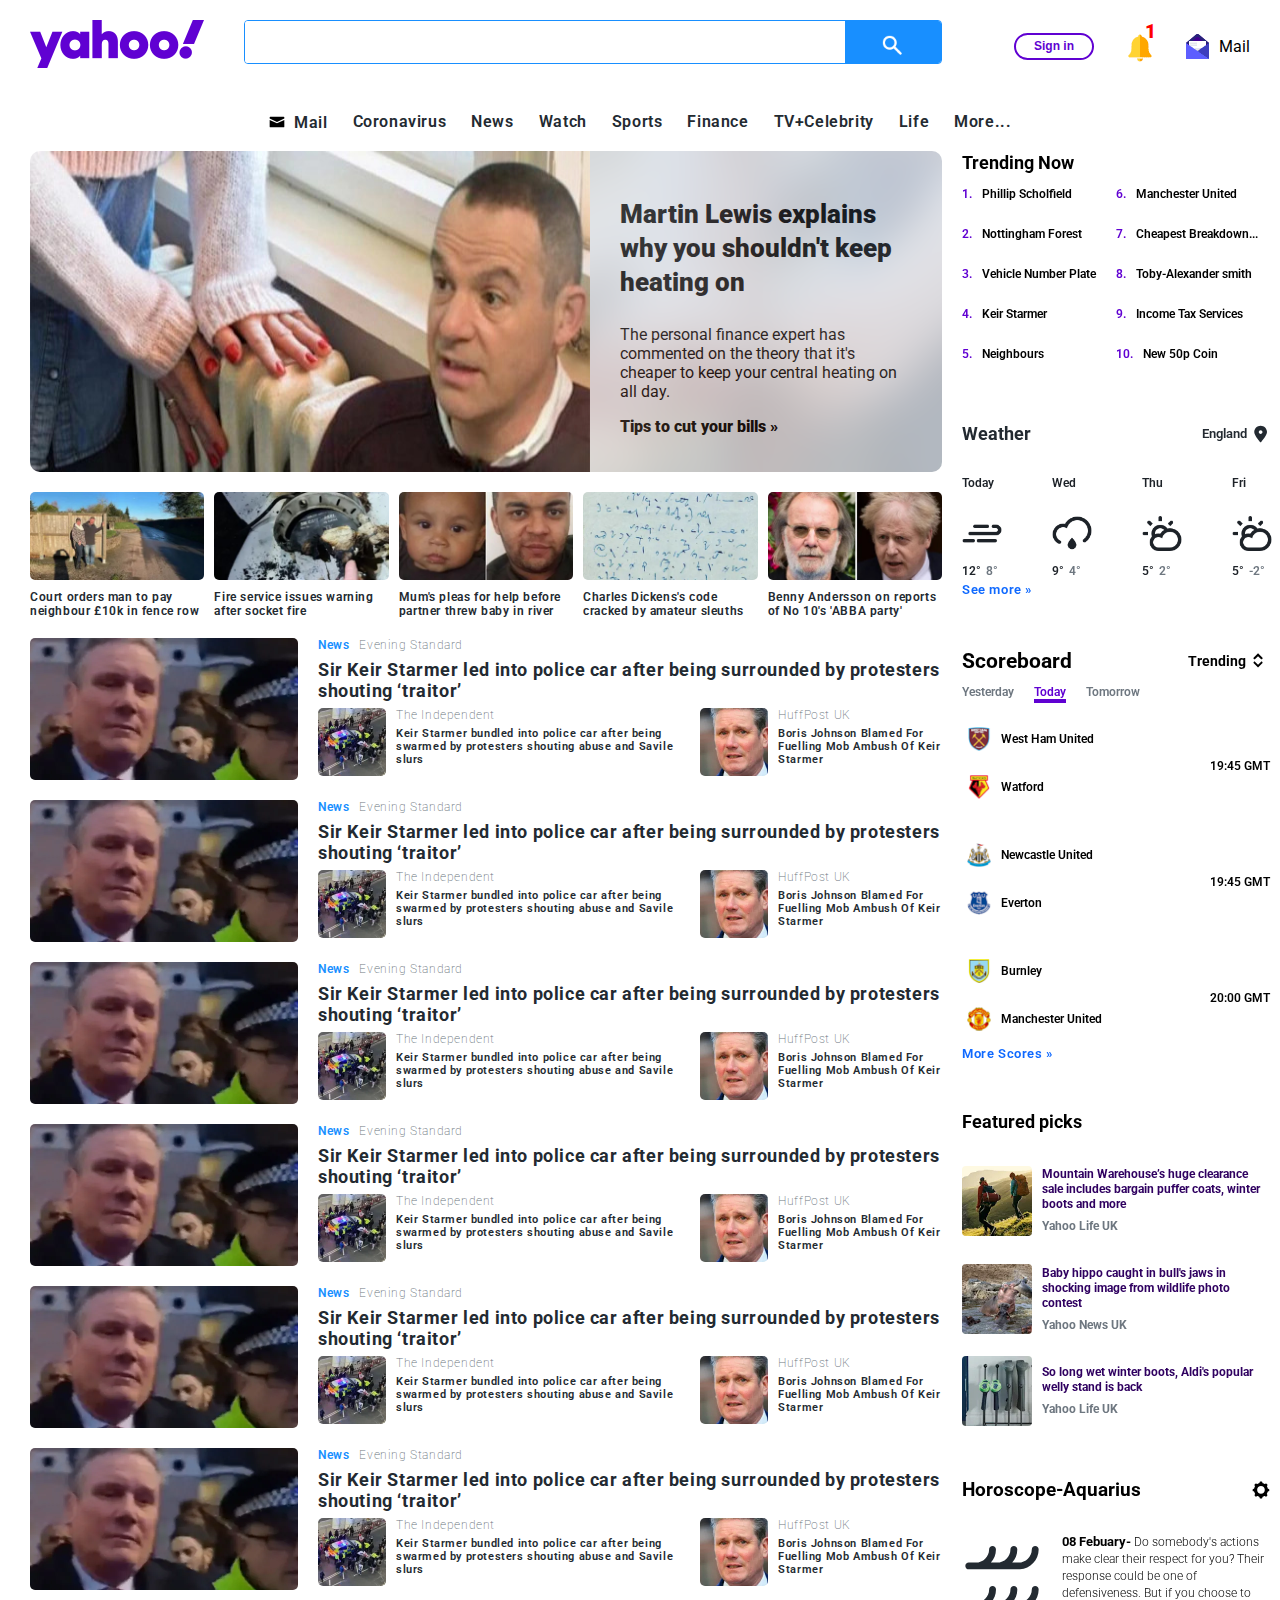
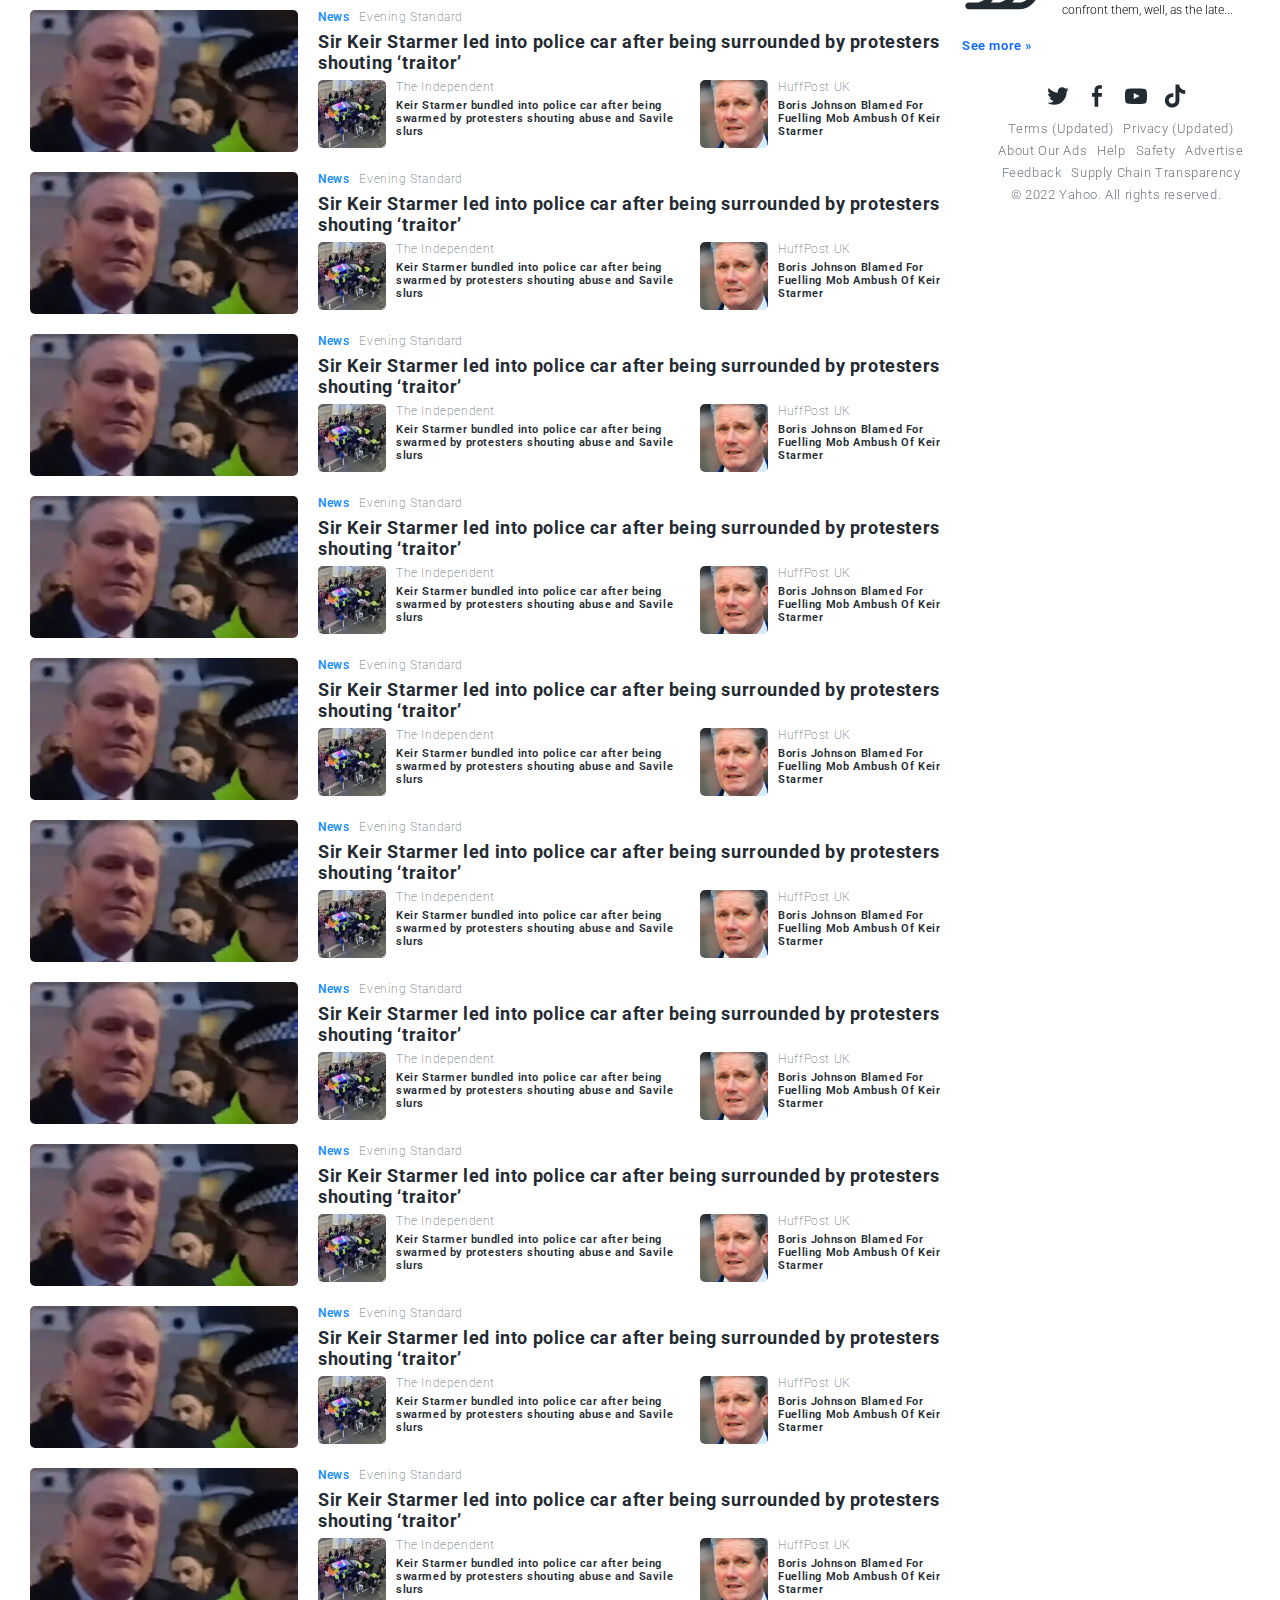
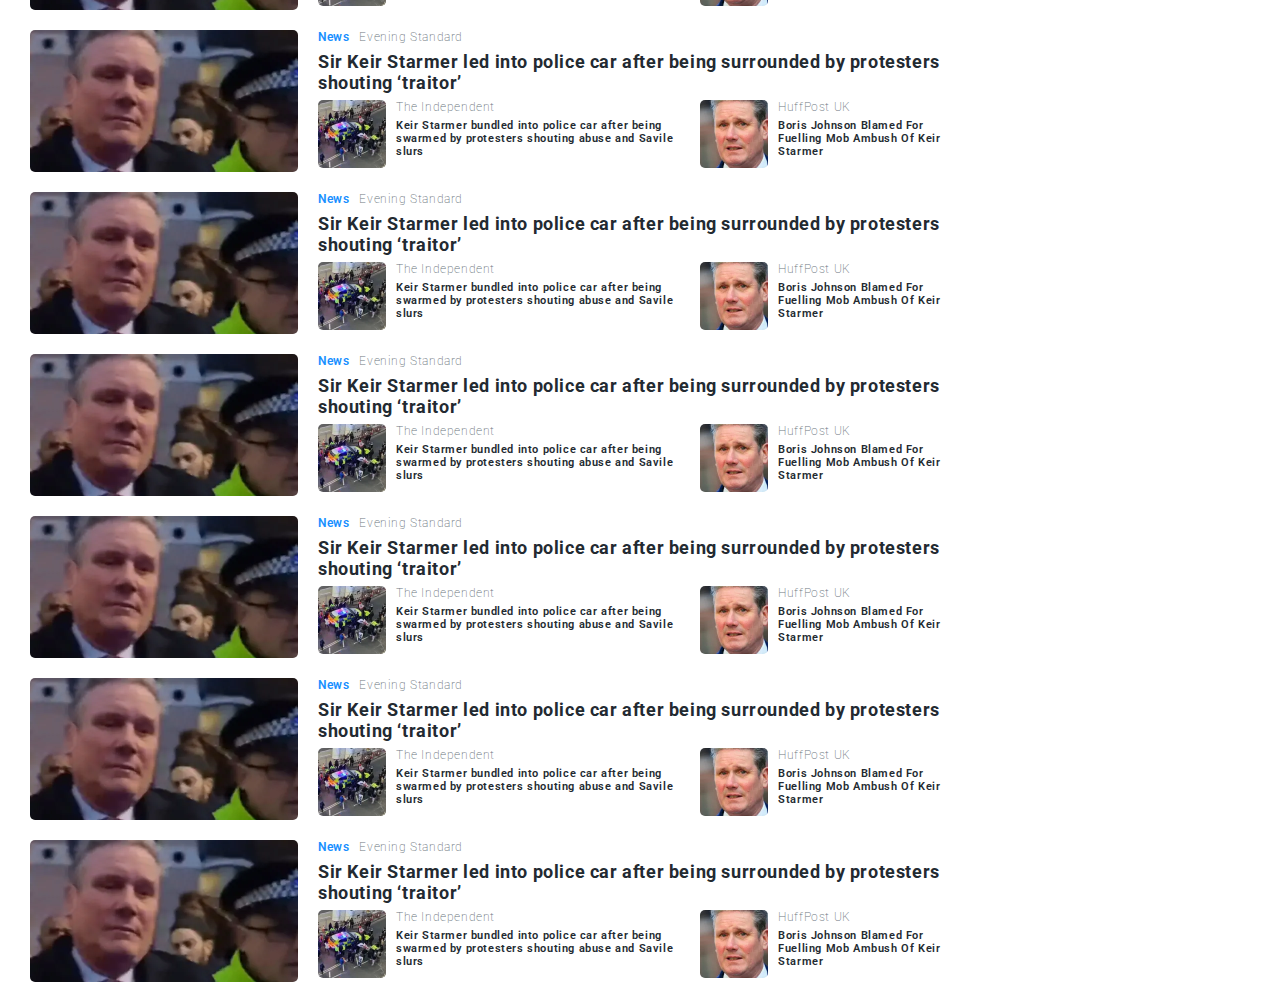
<file: yahoo/index.html>
<!DOCTYPE html>
<html lang="en">
  <head>
    <meta charset="UTF-8" />
    <meta http-equiv="X-UA-Compatible" content="IE=edge" />
    <meta name="viewport" content="width=device-width, initial-scale=1.0" />
    <link rel="shortcut icon" href="#" />
    <link rel="stylesheet" href="style.css" />
    <title>Yahoo UK | News, email and search</title>
  </head>
  <body>
    <nav class="padded-sides">
      <div class="upper">
        <div class="left">
          <a href="#" class="logo"><img src="images/logo.png" alt="" /></a>
          <div class="search-bar">
            <input type="text" />
            <button class="search-button"></button>
          </div>
        </div>
        <div class="right">
          <button class="sign-in">Sign in</button>
          <div class="bell-icon popup-container">
            <span class="notification">1</span>
            <div class="notifications-container popup">
              <div class="square"></div>
              <div class="heading">
                <span>Notifications</span>
              </div>
              <div class="item">
                <div class="round-logo">
                  <img class="image" src="images/Purple-News.png" alt="" />
                </div>
                <p class="info">
                  Starmer bundled into police car to escape mob
                </p>
                <span>4m</span>
              </div>

              <div class="item">
                <div class="round-logo">
                  <img class="image" src="images/Purple-News.png" alt="" />
                </div>
                <p class="info">
                  Criticism of AZ jab 'probably killed hundreds of thousands'
                </p>
                <span>4h</span>
              </div>

              <div class="item">
                <div class="round-logo">
                  <img class="image" src="images/Purple-News.png" alt="" />
                </div>
                <p class="info">
                  Teen admits killing younger sister at holiday park
                </p>
                <span>8h</span>
              </div>

              <div class="item">
                <div class="round-logo">
                  <img class="image" src="images/Purple-News.png" alt="" />
                </div>
                <p class="info">
                  UK reports 54,095 new COVID cases and a further 75 deaths
                </p>
                <span>1d</span>
              </div>

              <div class="item">
                <div class="round-logo">
                  <img class="image" src="images/Purple-News.png" alt="" />
                </div>
                <p class="info">
                  Queen releases official photo to mark platnium jubilee
                </p>
                <span>1d</span>
              </div>
            </div>
          </div>
          <div class="mail">
            <div class="mail-icon popup-container">
              <div class="popup">
                <div class="popup-item">
                  <a href="#">Sign In </a><span>to view your emails</span>
                </div>
              </div>
            </div>
            <span>Mail</span>
          </div>
        </div>
      </div>
      <div class="lower">
        <a class="item mail" href="#">
          <svg
            height="16"
            viewBox="0 0 16 16"
            width="16"
            xmlns="http://www.w3.org/2000/svg"
          >
            <path
              d="m15.326 6.039v6.628c0 .368-.299.666-.666.666h-13.327c-.368 0-.666-.298-.666-.666v-6.628l7.33 3.294 7.33-3.294zm-.666-3.372c.368 0 .666.298.666.666v1.239l-7.33 3.361-7.33-3.361v-1.239c0-.368.299-.666.667-.666z"
            ></path>
          </svg>
          <span>Mail</span>
        </a>
        <a class="item" href="#">Coronavirus</a>
        <a class="item" href="#">News</a>
        <a class="item" href="#">Watch</a>
        <a class="item" href="#">Sports</a>
        <a class="item" href="#">Finance</a>
        <a class="item" href="#">TV+Celebrity</a>
        <a class="item" href="#">Life</a>
        <a class="item" href="#">More...</a>
      </div>
    </nav>

    <main class="padded-sides">
      <div class="left">
        <div class="top-card">
          <img src="images/top-card.webp" alt="" />
          <div class="text">
            <h3 class="heading">
              Martin Lewis explains why you shouldn't keep heating on
            </h3>
            <p class="body">
              The personal finance expert has commented on the theory that it's
              cheaper to keep your central heating on all day.
            </p>
            <p class="link">Tips to cut your bills&nbsp;»</p>
          </div>
        </div>
        <div class="cards-row">
          <div class="card">
            <img src="images/cards-row-1.webp" alt="" />
            <a href="#" class="caption">
              Court orders man to pay neighbour £10k in fence row
            </a>
          </div>
          <div class="card">
            <img src="images/cards-row-2.webp" alt="" />
            <a href="#" class="caption"
              >Fire service issues warning after socket fire
            </a>
          </div>
          <div class="card">
            <img src="images/cards-row-3.webp" alt="" />
            <a href="#" class="caption">
              Mum's pleas for help before partner threw baby in river
            </a>
          </div>
          <div class="card">
            <img src="images/cards-row-4.webp" alt="" />
            <a href="#" class="caption"
              >Charles Dickens's code cracked by amateur sleuths</a
            >
          </div>
          <div class="card">
            <img src="images/cards-row-5.webp" alt="" />
            <a href="#" class="caption"
              >Benny Andersson on reports of No 10's 'ABBA party'</a
            >
          </div>
        </div>
        <a href="#" class="news-card">
          <img src="images/news-card-1.webp" alt="" />
          <div class="body">
            <div class="top-row">
              <span class="blue">News</span>
              <span class="gray">Evening Standard</span>
            </div>
            <h3 class="heading hover">
              Sir Keir Starmer led into police car after being surrounded by
              protesters shouting ‘traitor’
            </h3>
            <div class="bottom-row">
              <div class="inner-news-card">
                <img src="images/inner-news-card-1.webp" alt="" />
                <div class="content">
                  <p class="gray-heading">The Independent</p>
                  <p class="main-text hover">
                    Keir Starmer bundled into police car after being swarmed by
                    protesters shouting abuse and Savile slurs
                  </p>
                </div>
              </div>
              <div class="inner-news-card">
                <img src="images/inner-news-card-2.webp" alt="" />
                <div class="content">
                  <p class="gray-heading">HuffPost UK</p>
                  <p class="main-text hover">
                    Boris Johnson Blamed For Fuelling Mob Ambush Of Keir Starmer
                  </p>
                </div>
              </div>
            </div>
          </div> </a
        ><a href="#" class="news-card">
          <img src="images/news-card-1.webp" alt="" />
          <div class="body">
            <div class="top-row">
              <span class="blue">News</span>
              <span class="gray">Evening Standard</span>
            </div>
            <h3 class="heading hover">
              Sir Keir Starmer led into police car after being surrounded by
              protesters shouting ‘traitor’
            </h3>
            <div class="bottom-row">
              <div class="inner-news-card">
                <img src="images/inner-news-card-1.webp" alt="" />
                <div class="content">
                  <p class="gray-heading">The Independent</p>
                  <p class="main-text hover">
                    Keir Starmer bundled into police car after being swarmed by
                    protesters shouting abuse and Savile slurs
                  </p>
                </div>
              </div>
              <div class="inner-news-card">
                <img src="images/inner-news-card-2.webp" alt="" />
                <div class="content">
                  <p class="gray-heading">HuffPost UK</p>
                  <p class="main-text hover">
                    Boris Johnson Blamed For Fuelling Mob Ambush Of Keir Starmer
                  </p>
                </div>
              </div>
            </div>
          </div> </a
        ><a href="#" class="news-card">
          <img src="images/news-card-1.webp" alt="" />
          <div class="body">
            <div class="top-row">
              <span class="blue">News</span>
              <span class="gray">Evening Standard</span>
            </div>
            <h3 class="heading hover">
              Sir Keir Starmer led into police car after being surrounded by
              protesters shouting ‘traitor’
            </h3>
            <div class="bottom-row">
              <div class="inner-news-card">
                <img src="images/inner-news-card-1.webp" alt="" />
                <div class="content">
                  <p class="gray-heading">The Independent</p>
                  <p class="main-text hover">
                    Keir Starmer bundled into police car after being swarmed by
                    protesters shouting abuse and Savile slurs
                  </p>
                </div>
              </div>
              <div class="inner-news-card">
                <img src="images/inner-news-card-2.webp" alt="" />
                <div class="content">
                  <p class="gray-heading">HuffPost UK</p>
                  <p class="main-text hover">
                    Boris Johnson Blamed For Fuelling Mob Ambush Of Keir Starmer
                  </p>
                </div>
              </div>
            </div>
          </div> </a
        ><a href="#" class="news-card">
          <img src="images/news-card-1.webp" alt="" />
          <div class="body">
            <div class="top-row">
              <span class="blue">News</span>
              <span class="gray">Evening Standard</span>
            </div>
            <h3 class="heading hover">
              Sir Keir Starmer led into police car after being surrounded by
              protesters shouting ‘traitor’
            </h3>
            <div class="bottom-row">
              <div class="inner-news-card">
                <img src="images/inner-news-card-1.webp" alt="" />
                <div class="content">
                  <p class="gray-heading">The Independent</p>
                  <p class="main-text hover">
                    Keir Starmer bundled into police car after being swarmed by
                    protesters shouting abuse and Savile slurs
                  </p>
                </div>
              </div>
              <div class="inner-news-card">
                <img src="images/inner-news-card-2.webp" alt="" />
                <div class="content">
                  <p class="gray-heading">HuffPost UK</p>
                  <p class="main-text hover">
                    Boris Johnson Blamed For Fuelling Mob Ambush Of Keir Starmer
                  </p>
                </div>
              </div>
            </div>
          </div> </a
        ><a href="#" class="news-card">
          <img src="images/news-card-1.webp" alt="" />
          <div class="body">
            <div class="top-row">
              <span class="blue">News</span>
              <span class="gray">Evening Standard</span>
            </div>
            <h3 class="heading hover">
              Sir Keir Starmer led into police car after being surrounded by
              protesters shouting ‘traitor’
            </h3>
            <div class="bottom-row">
              <div class="inner-news-card">
                <img src="images/inner-news-card-1.webp" alt="" />
                <div class="content">
                  <p class="gray-heading">The Independent</p>
                  <p class="main-text hover">
                    Keir Starmer bundled into police car after being swarmed by
                    protesters shouting abuse and Savile slurs
                  </p>
                </div>
              </div>
              <div class="inner-news-card">
                <img src="images/inner-news-card-2.webp" alt="" />
                <div class="content">
                  <p class="gray-heading">HuffPost UK</p>
                  <p class="main-text hover">
                    Boris Johnson Blamed For Fuelling Mob Ambush Of Keir Starmer
                  </p>
                </div>
              </div>
            </div>
          </div> </a
        ><a href="#" class="news-card">
          <img src="images/news-card-1.webp" alt="" />
          <div class="body">
            <div class="top-row">
              <span class="blue">News</span>
              <span class="gray">Evening Standard</span>
            </div>
            <h3 class="heading hover">
              Sir Keir Starmer led into police car after being surrounded by
              protesters shouting ‘traitor’
            </h3>
            <div class="bottom-row">
              <div class="inner-news-card">
                <img src="images/inner-news-card-1.webp" alt="" />
                <div class="content">
                  <p class="gray-heading">The Independent</p>
                  <p class="main-text hover">
                    Keir Starmer bundled into police car after being swarmed by
                    protesters shouting abuse and Savile slurs
                  </p>
                </div>
              </div>
              <div class="inner-news-card">
                <img src="images/inner-news-card-2.webp" alt="" />
                <div class="content">
                  <p class="gray-heading">HuffPost UK</p>
                  <p class="main-text hover">
                    Boris Johnson Blamed For Fuelling Mob Ambush Of Keir Starmer
                  </p>
                </div>
              </div>
            </div>
          </div> </a
        ><a href="#" class="news-card">
          <img src="images/news-card-1.webp" alt="" />
          <div class="body">
            <div class="top-row">
              <span class="blue">News</span>
              <span class="gray">Evening Standard</span>
            </div>
            <h3 class="heading hover">
              Sir Keir Starmer led into police car after being surrounded by
              protesters shouting ‘traitor’
            </h3>
            <div class="bottom-row">
              <div class="inner-news-card">
                <img src="images/inner-news-card-1.webp" alt="" />
                <div class="content">
                  <p class="gray-heading">The Independent</p>
                  <p class="main-text hover">
                    Keir Starmer bundled into police car after being swarmed by
                    protesters shouting abuse and Savile slurs
                  </p>
                </div>
              </div>
              <div class="inner-news-card">
                <img src="images/inner-news-card-2.webp" alt="" />
                <div class="content">
                  <p class="gray-heading">HuffPost UK</p>
                  <p class="main-text hover">
                    Boris Johnson Blamed For Fuelling Mob Ambush Of Keir Starmer
                  </p>
                </div>
              </div>
            </div>
          </div> </a
        ><a href="#" class="news-card">
          <img src="images/news-card-1.webp" alt="" />
          <div class="body">
            <div class="top-row">
              <span class="blue">News</span>
              <span class="gray">Evening Standard</span>
            </div>
            <h3 class="heading hover">
              Sir Keir Starmer led into police car after being surrounded by
              protesters shouting ‘traitor’
            </h3>
            <div class="bottom-row">
              <div class="inner-news-card">
                <img src="images/inner-news-card-1.webp" alt="" />
                <div class="content">
                  <p class="gray-heading">The Independent</p>
                  <p class="main-text hover">
                    Keir Starmer bundled into police car after being swarmed by
                    protesters shouting abuse and Savile slurs
                  </p>
                </div>
              </div>
              <div class="inner-news-card">
                <img src="images/inner-news-card-2.webp" alt="" />
                <div class="content">
                  <p class="gray-heading">HuffPost UK</p>
                  <p class="main-text hover">
                    Boris Johnson Blamed For Fuelling Mob Ambush Of Keir Starmer
                  </p>
                </div>
              </div>
            </div>
          </div> </a
        ><a href="#" class="news-card">
          <img src="images/news-card-1.webp" alt="" />
          <div class="body">
            <div class="top-row">
              <span class="blue">News</span>
              <span class="gray">Evening Standard</span>
            </div>
            <h3 class="heading hover">
              Sir Keir Starmer led into police car after being surrounded by
              protesters shouting ‘traitor’
            </h3>
            <div class="bottom-row">
              <div class="inner-news-card">
                <img src="images/inner-news-card-1.webp" alt="" />
                <div class="content">
                  <p class="gray-heading">The Independent</p>
                  <p class="main-text hover">
                    Keir Starmer bundled into police car after being swarmed by
                    protesters shouting abuse and Savile slurs
                  </p>
                </div>
              </div>
              <div class="inner-news-card">
                <img src="images/inner-news-card-2.webp" alt="" />
                <div class="content">
                  <p class="gray-heading">HuffPost UK</p>
                  <p class="main-text hover">
                    Boris Johnson Blamed For Fuelling Mob Ambush Of Keir Starmer
                  </p>
                </div>
              </div>
            </div>
          </div> </a
        ><a href="#" class="news-card">
          <img src="images/news-card-1.webp" alt="" />
          <div class="body">
            <div class="top-row">
              <span class="blue">News</span>
              <span class="gray">Evening Standard</span>
            </div>
            <h3 class="heading hover">
              Sir Keir Starmer led into police car after being surrounded by
              protesters shouting ‘traitor’
            </h3>
            <div class="bottom-row">
              <div class="inner-news-card">
                <img src="images/inner-news-card-1.webp" alt="" />
                <div class="content">
                  <p class="gray-heading">The Independent</p>
                  <p class="main-text hover">
                    Keir Starmer bundled into police car after being swarmed by
                    protesters shouting abuse and Savile slurs
                  </p>
                </div>
              </div>
              <div class="inner-news-card">
                <img src="images/inner-news-card-2.webp" alt="" />
                <div class="content">
                  <p class="gray-heading">HuffPost UK</p>
                  <p class="main-text hover">
                    Boris Johnson Blamed For Fuelling Mob Ambush Of Keir Starmer
                  </p>
                </div>
              </div>
            </div>
          </div> </a
        ><a href="#" class="news-card">
          <img src="images/news-card-1.webp" alt="" />
          <div class="body">
            <div class="top-row">
              <span class="blue">News</span>
              <span class="gray">Evening Standard</span>
            </div>
            <h3 class="heading hover">
              Sir Keir Starmer led into police car after being surrounded by
              protesters shouting ‘traitor’
            </h3>
            <div class="bottom-row">
              <div class="inner-news-card">
                <img src="images/inner-news-card-1.webp" alt="" />
                <div class="content">
                  <p class="gray-heading">The Independent</p>
                  <p class="main-text hover">
                    Keir Starmer bundled into police car after being swarmed by
                    protesters shouting abuse and Savile slurs
                  </p>
                </div>
              </div>
              <div class="inner-news-card">
                <img src="images/inner-news-card-2.webp" alt="" />
                <div class="content">
                  <p class="gray-heading">HuffPost UK</p>
                  <p class="main-text hover">
                    Boris Johnson Blamed For Fuelling Mob Ambush Of Keir Starmer
                  </p>
                </div>
              </div>
            </div>
          </div> </a
        ><a href="#" class="news-card">
          <img src="images/news-card-1.webp" alt="" />
          <div class="body">
            <div class="top-row">
              <span class="blue">News</span>
              <span class="gray">Evening Standard</span>
            </div>
            <h3 class="heading hover">
              Sir Keir Starmer led into police car after being surrounded by
              protesters shouting ‘traitor’
            </h3>
            <div class="bottom-row">
              <div class="inner-news-card">
                <img src="images/inner-news-card-1.webp" alt="" />
                <div class="content">
                  <p class="gray-heading">The Independent</p>
                  <p class="main-text hover">
                    Keir Starmer bundled into police car after being swarmed by
                    protesters shouting abuse and Savile slurs
                  </p>
                </div>
              </div>
              <div class="inner-news-card">
                <img src="images/inner-news-card-2.webp" alt="" />
                <div class="content">
                  <p class="gray-heading">HuffPost UK</p>
                  <p class="main-text hover">
                    Boris Johnson Blamed For Fuelling Mob Ambush Of Keir Starmer
                  </p>
                </div>
              </div>
            </div>
          </div> </a
        ><a href="#" class="news-card">
          <img src="images/news-card-1.webp" alt="" />
          <div class="body">
            <div class="top-row">
              <span class="blue">News</span>
              <span class="gray">Evening Standard</span>
            </div>
            <h3 class="heading hover">
              Sir Keir Starmer led into police car after being surrounded by
              protesters shouting ‘traitor’
            </h3>
            <div class="bottom-row">
              <div class="inner-news-card">
                <img src="images/inner-news-card-1.webp" alt="" />
                <div class="content">
                  <p class="gray-heading">The Independent</p>
                  <p class="main-text hover">
                    Keir Starmer bundled into police car after being swarmed by
                    protesters shouting abuse and Savile slurs
                  </p>
                </div>
              </div>
              <div class="inner-news-card">
                <img src="images/inner-news-card-2.webp" alt="" />
                <div class="content">
                  <p class="gray-heading">HuffPost UK</p>
                  <p class="main-text hover">
                    Boris Johnson Blamed For Fuelling Mob Ambush Of Keir Starmer
                  </p>
                </div>
              </div>
            </div>
          </div> </a
        ><a href="#" class="news-card">
          <img src="images/news-card-1.webp" alt="" />
          <div class="body">
            <div class="top-row">
              <span class="blue">News</span>
              <span class="gray">Evening Standard</span>
            </div>
            <h3 class="heading hover">
              Sir Keir Starmer led into police car after being surrounded by
              protesters shouting ‘traitor’
            </h3>
            <div class="bottom-row">
              <div class="inner-news-card">
                <img src="images/inner-news-card-1.webp" alt="" />
                <div class="content">
                  <p class="gray-heading">The Independent</p>
                  <p class="main-text hover">
                    Keir Starmer bundled into police car after being swarmed by
                    protesters shouting abuse and Savile slurs
                  </p>
                </div>
              </div>
              <div class="inner-news-card">
                <img src="images/inner-news-card-2.webp" alt="" />
                <div class="content">
                  <p class="gray-heading">HuffPost UK</p>
                  <p class="main-text hover">
                    Boris Johnson Blamed For Fuelling Mob Ambush Of Keir Starmer
                  </p>
                </div>
              </div>
            </div>
          </div> </a
        ><a href="#" class="news-card">
          <img src="images/news-card-1.webp" alt="" />
          <div class="body">
            <div class="top-row">
              <span class="blue">News</span>
              <span class="gray">Evening Standard</span>
            </div>
            <h3 class="heading hover">
              Sir Keir Starmer led into police car after being surrounded by
              protesters shouting ‘traitor’
            </h3>
            <div class="bottom-row">
              <div class="inner-news-card">
                <img src="images/inner-news-card-1.webp" alt="" />
                <div class="content">
                  <p class="gray-heading">The Independent</p>
                  <p class="main-text hover">
                    Keir Starmer bundled into police car after being swarmed by
                    protesters shouting abuse and Savile slurs
                  </p>
                </div>
              </div>
              <div class="inner-news-card">
                <img src="images/inner-news-card-2.webp" alt="" />
                <div class="content">
                  <p class="gray-heading">HuffPost UK</p>
                  <p class="main-text hover">
                    Boris Johnson Blamed For Fuelling Mob Ambush Of Keir Starmer
                  </p>
                </div>
              </div>
            </div>
          </div> </a
        ><a href="#" class="news-card">
          <img src="images/news-card-1.webp" alt="" />
          <div class="body">
            <div class="top-row">
              <span class="blue">News</span>
              <span class="gray">Evening Standard</span>
            </div>
            <h3 class="heading hover">
              Sir Keir Starmer led into police car after being surrounded by
              protesters shouting ‘traitor’
            </h3>
            <div class="bottom-row">
              <div class="inner-news-card">
                <img src="images/inner-news-card-1.webp" alt="" />
                <div class="content">
                  <p class="gray-heading">The Independent</p>
                  <p class="main-text hover">
                    Keir Starmer bundled into police car after being swarmed by
                    protesters shouting abuse and Savile slurs
                  </p>
                </div>
              </div>
              <div class="inner-news-card">
                <img src="images/inner-news-card-2.webp" alt="" />
                <div class="content">
                  <p class="gray-heading">HuffPost UK</p>
                  <p class="main-text hover">
                    Boris Johnson Blamed For Fuelling Mob Ambush Of Keir Starmer
                  </p>
                </div>
              </div>
            </div>
          </div> </a
        ><a href="#" class="news-card">
          <img src="images/news-card-1.webp" alt="" />
          <div class="body">
            <div class="top-row">
              <span class="blue">News</span>
              <span class="gray">Evening Standard</span>
            </div>
            <h3 class="heading hover">
              Sir Keir Starmer led into police car after being surrounded by
              protesters shouting ‘traitor’
            </h3>
            <div class="bottom-row">
              <div class="inner-news-card">
                <img src="images/inner-news-card-1.webp" alt="" />
                <div class="content">
                  <p class="gray-heading">The Independent</p>
                  <p class="main-text hover">
                    Keir Starmer bundled into police car after being swarmed by
                    protesters shouting abuse and Savile slurs
                  </p>
                </div>
              </div>
              <div class="inner-news-card">
                <img src="images/inner-news-card-2.webp" alt="" />
                <div class="content">
                  <p class="gray-heading">HuffPost UK</p>
                  <p class="main-text hover">
                    Boris Johnson Blamed For Fuelling Mob Ambush Of Keir Starmer
                  </p>
                </div>
              </div>
            </div>
          </div> </a
        ><a href="#" class="news-card">
          <img src="images/news-card-1.webp" alt="" />
          <div class="body">
            <div class="top-row">
              <span class="blue">News</span>
              <span class="gray">Evening Standard</span>
            </div>
            <h3 class="heading hover">
              Sir Keir Starmer led into police car after being surrounded by
              protesters shouting ‘traitor’
            </h3>
            <div class="bottom-row">
              <div class="inner-news-card">
                <img src="images/inner-news-card-1.webp" alt="" />
                <div class="content">
                  <p class="gray-heading">The Independent</p>
                  <p class="main-text hover">
                    Keir Starmer bundled into police car after being swarmed by
                    protesters shouting abuse and Savile slurs
                  </p>
                </div>
              </div>
              <div class="inner-news-card">
                <img src="images/inner-news-card-2.webp" alt="" />
                <div class="content">
                  <p class="gray-heading">HuffPost UK</p>
                  <p class="main-text hover">
                    Boris Johnson Blamed For Fuelling Mob Ambush Of Keir Starmer
                  </p>
                </div>
              </div>
            </div>
          </div> </a
        ><a href="#" class="news-card">
          <img src="images/news-card-1.webp" alt="" />
          <div class="body">
            <div class="top-row">
              <span class="blue">News</span>
              <span class="gray">Evening Standard</span>
            </div>
            <h3 class="heading hover">
              Sir Keir Starmer led into police car after being surrounded by
              protesters shouting ‘traitor’
            </h3>
            <div class="bottom-row">
              <div class="inner-news-card">
                <img src="images/inner-news-card-1.webp" alt="" />
                <div class="content">
                  <p class="gray-heading">The Independent</p>
                  <p class="main-text hover">
                    Keir Starmer bundled into police car after being swarmed by
                    protesters shouting abuse and Savile slurs
                  </p>
                </div>
              </div>
              <div class="inner-news-card">
                <img src="images/inner-news-card-2.webp" alt="" />
                <div class="content">
                  <p class="gray-heading">HuffPost UK</p>
                  <p class="main-text hover">
                    Boris Johnson Blamed For Fuelling Mob Ambush Of Keir Starmer
                  </p>
                </div>
              </div>
            </div>
          </div> </a
        ><a href="#" class="news-card">
          <img src="images/news-card-1.webp" alt="" />
          <div class="body">
            <div class="top-row">
              <span class="blue">News</span>
              <span class="gray">Evening Standard</span>
            </div>
            <h3 class="heading hover">
              Sir Keir Starmer led into police car after being surrounded by
              protesters shouting ‘traitor’
            </h3>
            <div class="bottom-row">
              <div class="inner-news-card">
                <img src="images/inner-news-card-1.webp" alt="" />
                <div class="content">
                  <p class="gray-heading">The Independent</p>
                  <p class="main-text hover">
                    Keir Starmer bundled into police car after being swarmed by
                    protesters shouting abuse and Savile slurs
                  </p>
                </div>
              </div>
              <div class="inner-news-card">
                <img src="images/inner-news-card-2.webp" alt="" />
                <div class="content">
                  <p class="gray-heading">HuffPost UK</p>
                  <p class="main-text hover">
                    Boris Johnson Blamed For Fuelling Mob Ambush Of Keir Starmer
                  </p>
                </div>
              </div>
            </div>
          </div> </a
        ><a href="#" class="news-card">
          <img src="images/news-card-1.webp" alt="" />
          <div class="body">
            <div class="top-row">
              <span class="blue">News</span>
              <span class="gray">Evening Standard</span>
            </div>
            <h3 class="heading hover">
              Sir Keir Starmer led into police car after being surrounded by
              protesters shouting ‘traitor’
            </h3>
            <div class="bottom-row">
              <div class="inner-news-card">
                <img src="images/inner-news-card-1.webp" alt="" />
                <div class="content">
                  <p class="gray-heading">The Independent</p>
                  <p class="main-text hover">
                    Keir Starmer bundled into police car after being swarmed by
                    protesters shouting abuse and Savile slurs
                  </p>
                </div>
              </div>
              <div class="inner-news-card">
                <img src="images/inner-news-card-2.webp" alt="" />
                <div class="content">
                  <p class="gray-heading">HuffPost UK</p>
                  <p class="main-text hover">
                    Boris Johnson Blamed For Fuelling Mob Ambush Of Keir Starmer
                  </p>
                </div>
              </div>
            </div>
          </div>
        </a>
        <a href="#" class="news-card">
          <img src="images/news-card-1.webp" alt="" />
          <div class="body">
            <div class="top-row">
              <span class="blue">News</span>
              <span class="gray">Evening Standard</span>
            </div>
            <h3 class="heading hover">
              Sir Keir Starmer led into police car after being surrounded by
              protesters shouting ‘traitor’
            </h3>
            <div class="bottom-row">
              <div class="inner-news-card">
                <img src="images/inner-news-card-1.webp" alt="" />
                <div class="content">
                  <p class="gray-heading">The Independent</p>
                  <p class="main-text hover">
                    Keir Starmer bundled into police car after being swarmed by
                    protesters shouting abuse and Savile slurs
                  </p>
                </div>
              </div>
              <div class="inner-news-card">
                <img src="images/inner-news-card-2.webp" alt="" />
                <div class="content">
                  <p class="gray-heading">HuffPost UK</p>
                  <p class="main-text hover">
                    Boris Johnson Blamed For Fuelling Mob Ambush Of Keir Starmer
                  </p>
                </div>
              </div>
            </div>
          </div>
        </a>
      </div>

      <div class="right">
        <div class="trending">
          <h2 class="heading">Trending Now</h2>
          <div class="items">
            <div class="left-items">
              <div class="item">
                <span>1.</span>
                <p>Phillip Scholfield</p>
              </div>

              <div class="item">
                <span>2.</span>
                <p>Nottingham Forest</p>
              </div>
              <div class="item">
                <span>3.</span>
                <p>Vehicle Number Plate</p>
              </div>
              <div class="item">
                <span>4.</span>
                <p>Keir Starmer</p>
              </div>
              <div class="item">
                <span>5.</span>
                <p>Neighbours</p>
              </div>
            </div>
            <div class="right-items">
              <div class="item">
                <span>6.</span>
                <p>Manchester United</p>
              </div>
              <div class="item">
                <span>7.</span>
                <p>Cheapest Breakdown...</p>
              </div>
              <div class="item">
                <span>8.</span>
                <p>Toby-Alexander smith</p>
              </div>
              <div class="item">
                <span>9.</span>
                <p>Income Tax Services</p>
              </div>
              <div class="item">
                <span>10.</span>
                <p>New 50p Coin</p>
              </div>
            </div>
          </div>
        </div>
        <div class="weather">
          <div class="headings">
            <h3 class="heading">Weather</h3>
            <div class="location">
              <p class="country">England</p>
              <svg
                class="Cur(p)"
                width="18"
                style="
                  fill: currentColor;
                  stroke: currentColor;
                  stroke-width: 0;
                  vertical-align: bottom;
                "
                height="18"
                viewBox="0 0 24 24"
                data-icon="map-pin-fill"
              >
                <path
                  d="M11.5 11.99c-1.38 0-2.5-1.12-2.5-2.5s1.12-2.5 2.5-2.5S14 8.11 14 9.49s-1.12 2.5-2.5 2.5M11.5 1C6.806 1 3 4.803 3 9.493c0 3.957 5.7 10.967 7.592 13.02.574.625 1.167.623 1.74 0C14.18 20.514 20 13.48 20 9.494 20 4.803 16.194 1 11.5 1"
                ></path>
              </svg>
            </div>
          </div>
          <div class="weather-items">
            <div class="weather-item">
              <p class="title">Today</p>
              <div class="weather-image"></div>
              <div class="temperature">
                <span class="morning-temp">12°</span>
                <span class="night-temp">8°</span>
              </div>
            </div>

            <div class="weather-item">
              <p class="title">Wed</p>
              <div class="weather-image-second"></div>
              <div class="temperature">
                <span class="morning-temp">9°</span>
                <span class="night-temp">4°</span>
              </div>
            </div>
            <div class="weather-item">
              <p class="title">Thu</p>
              <div class="weather-image-third"></div>
              <div class="temperature">
                <span class="morning-temp">5°</span>
                <span class="night-temp">2°</span>
              </div>
            </div>
            <div class="weather-item">
              <p class="title">Fri</p>
              <div class="weather-image-third"></div>
              <div class="temperature">
                <span class="morning-temp">5°</span>
                <span class="night-temp">-2°</span>
              </div>
            </div>
          </div>
          <a href="#">See more »</a>
        </div>
        <div class="scoreboard">
          <div class="first-titles">
            <div class="first-title">
              <h3>Scoreboard</h3>
            </div>
            <div class="second-title">
              <h3>Trending</h3>
              <svg
                class="
                  Pos(a)
                  End(0)
                  Bgc(--white)
                  Fill(--black)
                  leagueId:h+Fill(--smurfette)
                  Cur(p)
                "
                width="24"
                style="
                  fill: #000;
                  stroke: #000;
                  stroke-width: 0;
                  vertical-align: bottom;
                "
                height="24"
                viewBox="0 0 24 24"
                data-icon="dropdown"
                pointer-events="none"
              >
                <path
                  d="M9.207 12.88l2.83 2.827 2.827-2.828c.39-.39 1.024-.39 1.414 0 .39.39.39 1.022 0 1.413l-4.242 4.243-4.243-4.243c-.39-.39-.39-1.024 0-1.414.39-.39 1.024-.39 1.414 0zm2.83-8.537l4.24 4.243c.39.39.39 1.023 0 1.414-.39.39-1.023.39-1.413 0l-2.828-2.828L9.206 10c-.39.39-1.023.39-1.413 0-.39-.39-.39-1.024 0-1.414l4.243-4.243z"
                ></path>
              </svg>
            </div>
          </div>
          <div class="titles">
            <p>Yesterday</p>
            <p class="middle">Today</p>
            <p>Tomorrow</p>
          </div>
          <div class="scoreboard-items">
            <div class="scoreboard-item">
              <div class="football-images">
                <div class="football-text-first">
                  <img
                    class="scoreboard-image"
                    src="images/WestHam.png"
                    alt=""
                  />
                  <p>West Ham United</p>
                </div>
                <div class="time">
                  <p>19:45 GMT</p>
                </div>
                <div class="football-text-second">
                  <img
                    class="scoreboard-image"
                    src="images/Watford.png"
                    alt=""
                  />
                  <p>Watford</p>
                </div>
              </div>
            </div>

            <div class="scoreboard-item">
              <div class="football-images">
                <div class="football-text-first">
                  <img
                    class="scoreboard-image"
                    src="images/Newcastle.png"
                    alt=""
                  />
                  <p>Newcastle United</p>
                </div>
                <div class="time">
                  <p>19:45 GMT</p>
                </div>
                <div class="football-text-second">
                  <img
                    class="scoreboard-image"
                    src="images/Everton_wbg.png"
                    alt=""
                  />
                  <p>Everton</p>
                </div>
              </div>
            </div>
            <div class="scoreboard-item">
              <div class="football-images">
                <div class="football-text-first">
                  <img
                    class="scoreboard-image"
                    src="images/Burnley_wbg.png"
                    alt=""
                  />
                  <p>Burnley</p>
                </div>
                <div class="time">
                  <p>20:00 GMT</p>
                </div>
                <div class="football-text-second">
                  <img
                    class="scoreboard-image"
                    src="images/ManchesterUnited_wbg.png"
                    alt=""
                  />
                  <p>Manchester United</p>
                </div>
              </div>
            </div>
          </div>
          <a href="#">More Scores »</a>
        </div>
        <div class="featured-picks">
          <h3 class="title">Featured picks</h3>
          <div class="featured-picks-items">
            <div class="featured-picks-item">
              <div class="info">
                <img class="news-image" src="images/hiking.webp" alt="" />
                <div class="text">
                  <h4>
                    Mountain Warehouse’s huge clearance sale includes bargain
                    puffer coats, winter boots and more
                    <br />
                    <span>Yahoo Life UK</span>
                  </h4>
                </div>
              </div>
            </div>

            <div class="featured-picks-item">
              <div class="info">
                <img class="news-image" src="images/hippo.webp" alt="" />
                <div class="text">
                  <h4>
                    Baby hippo caught in bull's jaws in shocking image from
                    wildlife photo contest
                    <br />
                    <span>Yahoo News UK</span>
                  </h4>
                </div>
              </div>
            </div>
            <div class="featured-picks-item">
              <div class="info">
                <img class="news-image" src="images/boots.webp" alt="" />
                <div class="text">
                  <h4>
                    So long wet winter boots, Aldi's popular welly stand is back
                    <br />
                    <span>Yahoo Life UK</span>
                  </h4>
                </div>
              </div>
            </div>
          </div>
        </div>
        <div class="horoscope">
          <div class="heading">
            <h3 class="title">Horoscope-Aquarius</h3>
            <svg
              class="Cur(p)"
              width="18"
              style="
                fill: #000;
                stroke: #000;
                stroke-width: 0;
                vertical-align: bottom;
              "
              height="18"
              viewBox="0 0 32 32"
              data-icon="CoreSettings"
            >
              <path
                d="M12.57 3.98c-.08.022-.16.05-.238.075-.022.004-.044.01-.07.014l-.006.008c-.907.288-1.785.685-2.62 1.188h-.004c-.698.322-1.288-.052-1.44-.164l-.515-.396c-.42-.414-1.094-.408-1.51.012L4.61 6.302c-.414.42-.41 1.096.012 1.51l.57.928c.09.22.205.652.007 1.114-.06.104-.12.207-.176.314-.036.062-.07.126-.1.19-.054.105-.106.212-.158.317-.036.078-.076.155-.11.232-.044.093-.083.188-.12.283-.044.092-.084.188-.122.283l-.09.24c-.042.112-.082.224-.123.338-.018.067-.04.132-.06.198-.04.127-.083.255-.12.387-.016.052-.026.105-.04.16-.032.122-.066.246-.094.37-.222.466-.628.657-.89.734l-.768.1c-.592.005-1.065.488-1.06 1.076l.018 2.223c.004.57.46 1.027 1.02 1.05l-.005.005s1.47.216 1.83 1c.024.087.048.176.075.264l.034.102c.046.145.094.29.145.434l.05.13c.05.133.102.265.155.396l.06.152c.055.123.11.243.168.364.026.055.053.112.076.167.06.12.122.237.185.352.062.124.13.244.2.365.048.085.096.17.147.255l.08.13c.192.486.06.907-.078 1.167l-.653.85c-.412.42-.408 1.094.01 1.507l1.584 1.56c.42.414 1.095.41 1.51-.01l1.18-.724c.267-.114.647-.19 1.073-.016.123.064.242.124.364.184v.01c.062.03.124.058.188.087.192.094.385.183.583.263.008.004.014.008.022.01.148.06.3.118.452.174.02.006.038.014.06.02.14.05.28.098.425.143.03.01.06.02.093.028.132.042.265.08.398.115.303.173.49.426.576.58l.34 1.462c-.007.59.463 1.075 1.05 1.084l.253.003c.08.02.167.032.256.03l.86-.013.852.015c.09.002.172-.012.253-.03l.257-.004c.586-.01 1.057-.494 1.05-1.083l.337-1.46c.087-.157.274-.41.576-.582.135-.034.267-.073.4-.115.032-.01.06-.02.09-.028.143-.045.285-.092.43-.144.017-.005.036-.013.056-.02.15-.055.3-.113.45-.173.007-.002.016-.006.02-.01.198-.08.39-.168.585-.262.063-.028.126-.056.187-.088v-.01c.12-.06.242-.12.363-.183.427-.174.808-.098 1.074.016l1.18.724c.414.42 1.09.424 1.51.01l1.58-1.56c.42-.412.427-1.09.013-1.507l-.65-.85c-.14-.26-.27-.68-.082-1.167.027-.042.056-.085.083-.13.05-.083.097-.17.148-.254.067-.122.135-.242.2-.365.063-.117.124-.235.182-.353.027-.055.052-.11.077-.167.057-.122.113-.242.165-.364.02-.052.042-.1.064-.152.053-.132.105-.263.156-.396.016-.044.03-.087.047-.13.05-.144.1-.29.148-.434.008-.035.02-.07.03-.103.026-.088.052-.176.076-.265.363-.784 1.83-1 1.83-1l-.005-.004c.564-.023 1.013-.482 1.017-1.05l.02-2.224c.004-.588-.468-1.07-1.06-1.076l-.77-.1c-.258-.078-.663-.27-.888-.734-.03-.125-.06-.25-.092-.372-.02-.054-.028-.107-.045-.16-.035-.13-.076-.26-.116-.386l-.06-.197c-.04-.113-.083-.225-.125-.338-.028-.078-.055-.16-.09-.24-.038-.094-.076-.19-.12-.282-.037-.094-.078-.19-.12-.283-.035-.077-.075-.154-.11-.232-.053-.106-.103-.212-.155-.317l-.104-.19c-.055-.106-.114-.21-.173-.314-.2-.46-.084-.892.005-1.114l.572-.93c.42-.412.426-1.088.013-1.508l-1.56-1.584c-.413-.42-1.09-.426-1.508-.012L23.7 5.1c-.15.112-.744.486-1.442.165h-.005c-.832-.503-1.71-.9-2.616-1.188l-.007-.01c-.026-.003-.228-.065-.31-.088l-.18-.09c-.355-.216-.53-.55-.6-.713l-.33-1.332c0-.588-.475-1.067-1.065-1.067H14.75c-.59 0-1.072.48-1.072 1.068l-.327 1.332s-.21.724-.78.802zm3.377 18.717c-3.763 0-6.81-3.05-6.81-6.808s3.046-6.81 6.81-6.81c3.76 0 6.805 3.05 6.805 6.81s-3.046 6.807-6.805 6.807z"
              ></path>
            </svg>
          </div>
          <div class="info">
            <div class="horoscope-logo">
              <svg
                class="Fl(start) Mend(12px)"
                width="80"
                style="
                  fill: #232a31;
                  stroke: #232a31;
                  stroke-width: 0;
                  vertical-align: bottom;
                "
                height="80"
                viewBox="0 0 24 24"
                data-icon="AstroAquarius"
              >
                <path
                  d="M21.97 15c-.57 0-1.03.455-1.03 1.017 0 2.177-1.795 3.948-4 3.948h-1.863c.942-1.054 1.52-2.435 1.52-3.948 0-.562-.462-1.017-1.03-1.017s-1.03.455-1.03 1.017c0 2.177-1.795 3.948-4 3.948H8.68c.942-1.054 1.52-2.435 1.52-3.948 0-.562-.462-1.017-1.03-1.017s-1.03.455-1.03 1.017c0 2.177-1.795 3.948-4 3.948H2c-.552 0-1 .442-1 .987v.06c0 .545.448.987 1 .987h15.394c3.13-.23 5.606-2.836 5.606-5.984 0-.562-.46-1.017-1.03-1.017zM2.03 10h15.36C20.52 9.77 23 7.165 23 4.017 23 3.455 22.54 3 21.97 3s-1.032.455-1.032 1.017c0 2.177-1.796 3.948-4.003 3.948H15.07c.943-1.054 1.52-2.435 1.52-3.948 0-.562-.46-1.017-1.03-1.017s-1.032.455-1.032 1.017c0 2.177-1.796 3.948-4.003 3.948h-1.86c.944-1.054 1.52-2.435 1.52-3.948 0-.562-.46-1.017-1.03-1.017s-1.03.455-1.03 1.017c0 2.177-1.797 3.948-4.004 3.948H2.03c-.57 0-1.032.455-1.032 1.017 0 .563.46 1.018 1.03 1.018z"
                ></path>
              </svg>
            </div>
            <h4 class="text">
              <span>08 Febuary-</span>
              Do somebody's actions make clear their respect for you? Their
              response could be one of defensiveness. But if you choose to
              confront them, well, as the late...
            </h4>
          </div>
          <a href="#">See more »</a>
        </div>
        <div class="footer">
          <div class="social-media-icons">
            <svg
              class="Cur(p)"
              width="24"
              style="
                fill: #232a31;
                stroke: #232a31;
                stroke-width: 0;
                vertical-align: bottom;
              "
              height="24"
              viewBox="0 0 32 32"
              data-icon="LogoTwitter"
            >
              <path
                d="M30.402 7.094c-1.058.47-2.198.782-3.392.928 1.218-.725 2.154-1.885 2.595-3.256-1.134.674-2.405 1.165-3.75 1.43-1.077-1.148-2.612-1.862-4.31-1.862-3.268 0-5.915 2.635-5.915 5.893 0 .464.056.91.155 1.34-4.915-.244-9.266-2.59-12.18-6.158-.51.87-.806 1.885-.806 2.96 0 2.044 1.045 3.847 2.633 4.905-.974-.032-1.883-.3-2.68-.736v.07c0 2.857 2.034 5.236 4.742 5.773-.498.138-1.022.21-1.56.21-.38 0-.75-.034-1.11-.103.75 2.344 2.93 4.042 5.518 4.09-2.024 1.58-4.57 2.523-7.333 2.523-.478 0-.952-.032-1.41-.085 2.613 1.674 5.72 2.65 9.054 2.65 10.872 0 16.814-8.976 16.814-16.765 0-.254-.008-.507-.018-.762 1.155-.83 2.155-1.868 2.95-3.047z"
              ></path>
            </svg>
            <svg
              class="Cur(p)"
              width="24"
              style="
                fill: #232a31;
                stroke: #232a31;
                stroke-width: 0;
                vertical-align: bottom;
              "
              height="24"
              viewBox="0 0 32 32"
              data-icon="LogoFacebook"
            >
              <path
                d="M12.752 30.4V16.888H9.365V12.02h3.387V7.865c0-3.264 2.002-6.264 6.613-6.264 1.866 0 3.248.19 3.248.19l-.11 4.54s-1.404-.013-2.943-.013c-1.66 0-1.93.81-1.93 2.152v3.553h5.008l-.22 4.867h-4.786V30.4h-4.88z"
              ></path>
            </svg>
            <svg
              class="Cur(p)"
              width="24"
              style="
                fill: #232a31;
                stroke: #232a31;
                stroke-width: 0;
                vertical-align: bottom;
              "
              height="24"
              viewBox="0 0 24 24"
              data-icon="LogoYoutube"
            >
              <path
                d="M9.73 15.117l-.002-6.18 5.944 3.1-5.943 3.08zm13.05-7.252s-.215-1.516-.875-2.184c-.836-.875-1.775-.88-2.203-.93-3.08-.223-7.697-.223-7.697-.223h-.01s-4.618 0-7.696.222c-.43.05-1.37.055-2.206.93-.66.67-.874 2.185-.874 2.185S1 9.645 1 11.425v1.67c0 1.78.22 3.56.22 3.56s.215 1.516.874 2.184c.837.875 1.937.847 2.426.94C6.28 19.947 12 20 12 20s4.623-.007 7.702-.23c.43-.05 1.367-.055 2.204-.93.66-.67.875-2.185.875-2.185s.22-1.78.22-3.56v-1.67c0-1.78-.22-3.56-.22-3.56z"
              ></path>
            </svg>
            <svg
              class="Cur(p)"
              width="24"
              style="
                fill: #232a31;
                stroke: #232a31;
                stroke-width: 0;
                vertical-align: bottom;
              "
              height="24"
              viewBox="0 0 24 24"
              data-icon="LogoTikTok"
            >
              <path
                d="M22.2 6.3c-1.4 0-2.6-.4-3.6-1.2-1.2-.9-1.9-2-2.2-3.5-.1-.4-.1-.7-.1-1.1h-3.8v15.9c0 1.5-1 2.8-2.3 3.2-.4.1-.8.1-1.3.1-.6 0-1.1-.2-1.5-.5-1-.6-1.6-1.6-1.6-2.9 0-1.8 1.5-3.4 3.4-3.4.4 0 .8.1 1.1.2V9.3H9.1c-2 0-4.1.9-5.4 2.4C2.6 12.9 2 14.4 1.9 16c-.1 2 .6 4.1 2.1 5.5.2.2.5.4.7.6 1.3 1 2.8 1.5 4.5 1.5.4 0 .8 0 1.1-.1 1.5-.2 2.9-.9 4-2 1.4-1.4 2.1-3.1 2.1-5V7.9c.5.5 2.8 2 5.8 2z"
              ></path>
            </svg>
          </div>
          <div class="links">
            <a class="link" href="#">Terms (Updated)</a>

            <a class="link" href="#">Privacy (Updated)</a>

            <a class="link" href="#">About Our Ads</a>

            <a class="link" href="#">Help</a>

            <a class="link" href="#">Safety</a>

            <a class="link" href="#">Advertise</a>

            <a class="link" href="#">Feedback</a>

            <a class="link" href="#">Supply Chain Transparency</a>
            <a>© 2022 Yahoo. All rights reserved.</a>
          </div>
        </div>
      </div>
    </main>

    <script src="script.js"></script>
  </body>
</html>
</file>
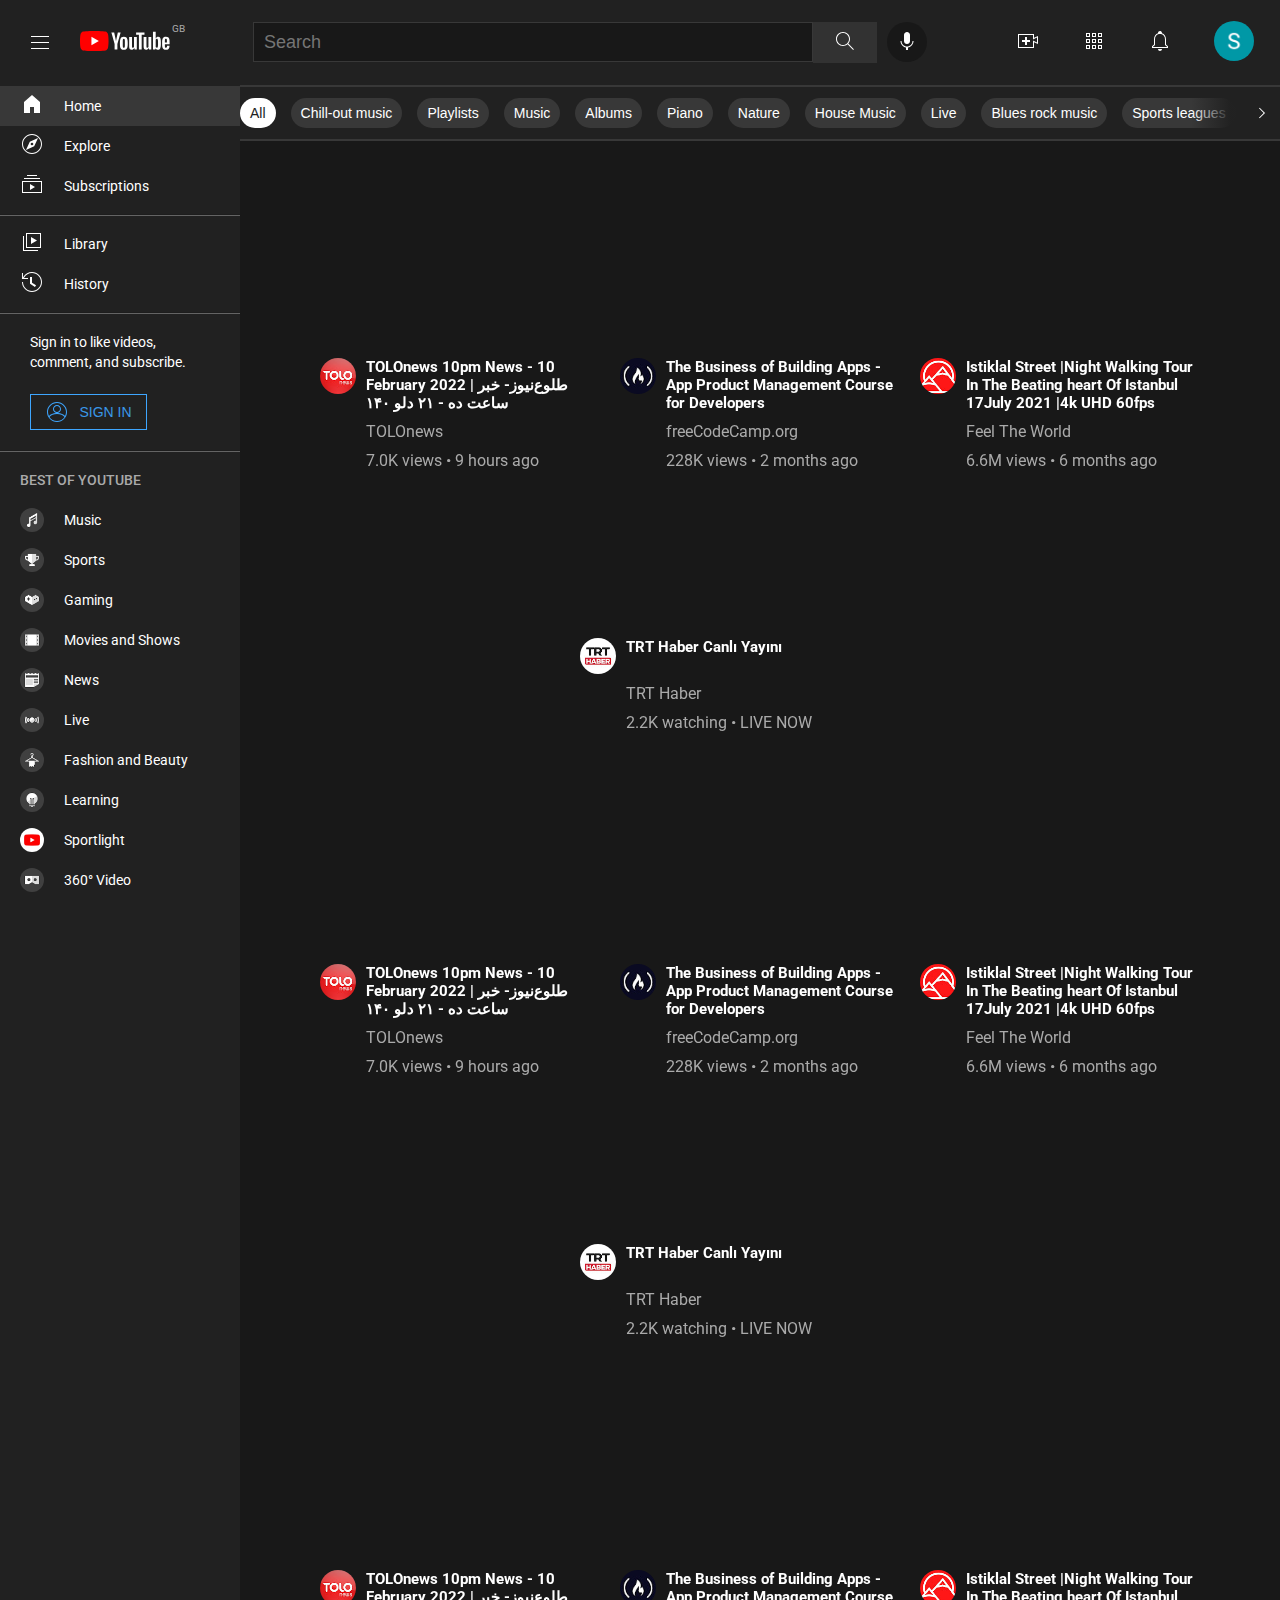
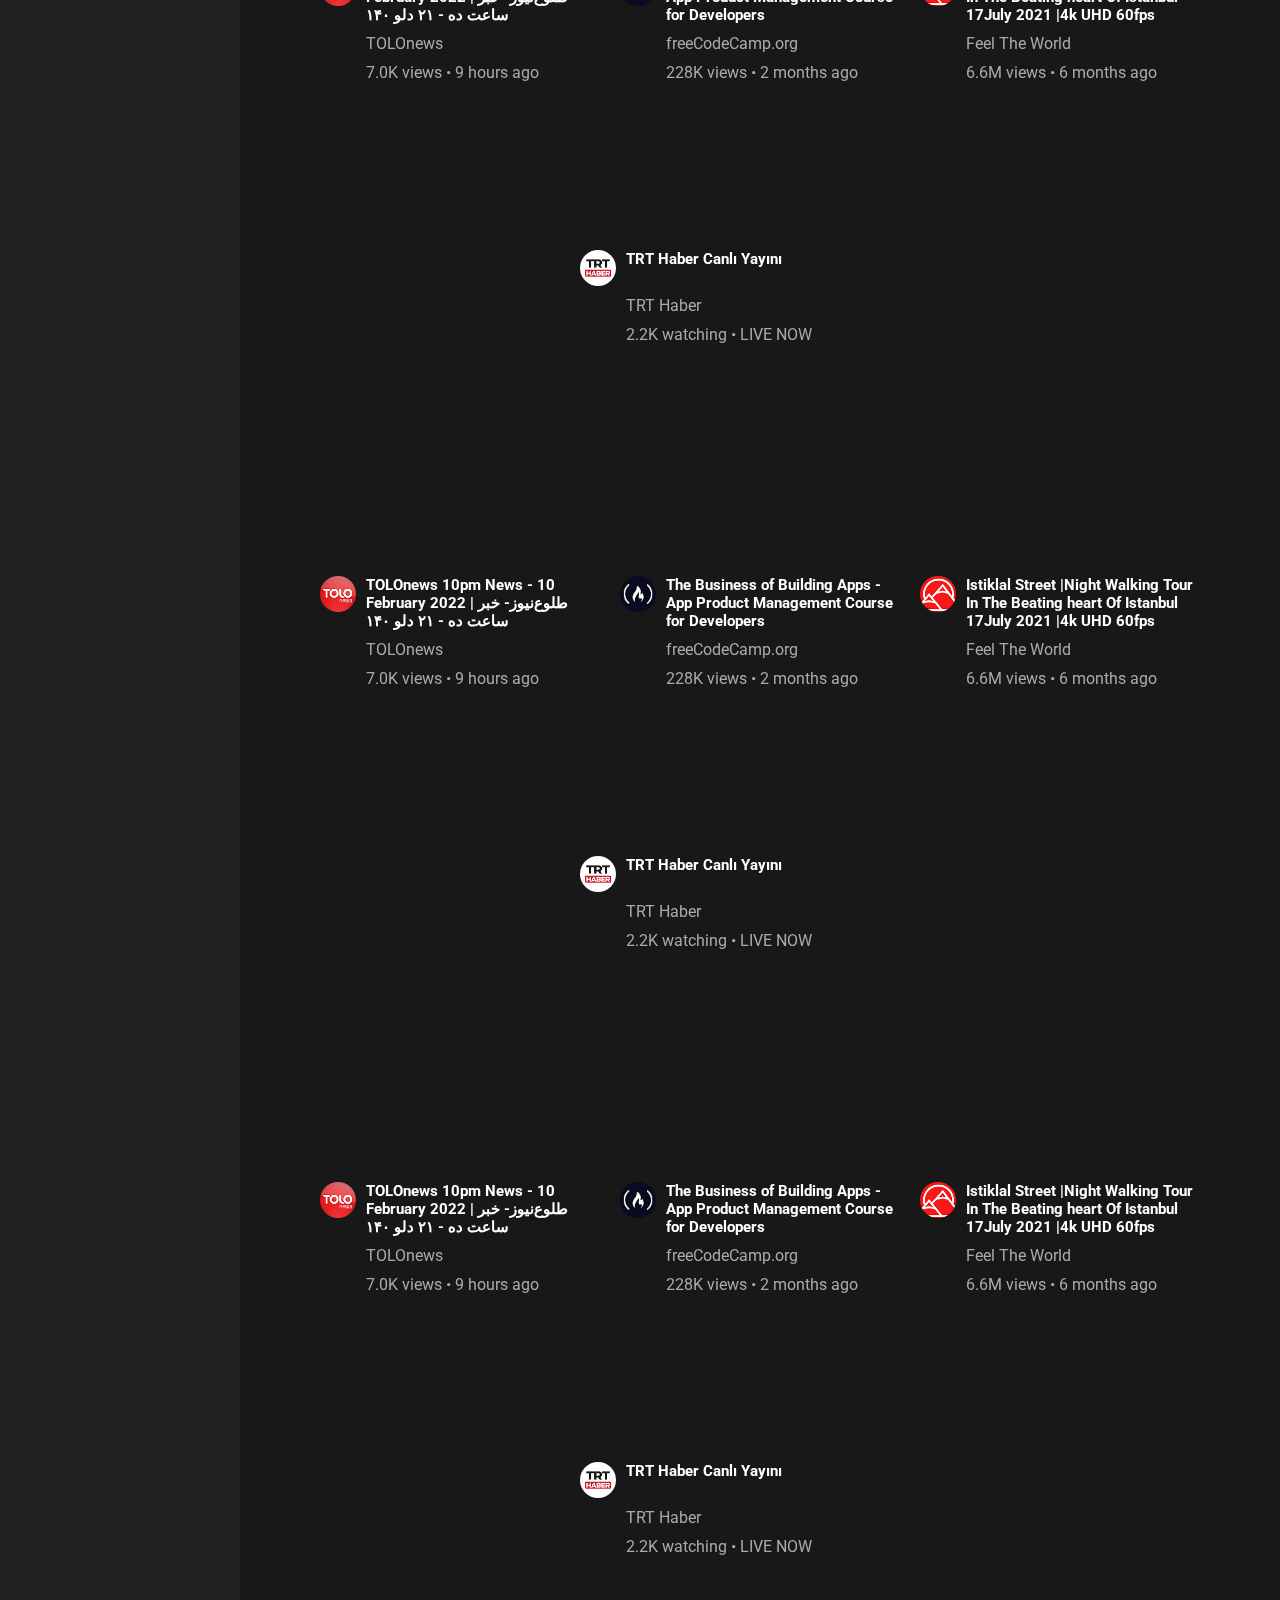
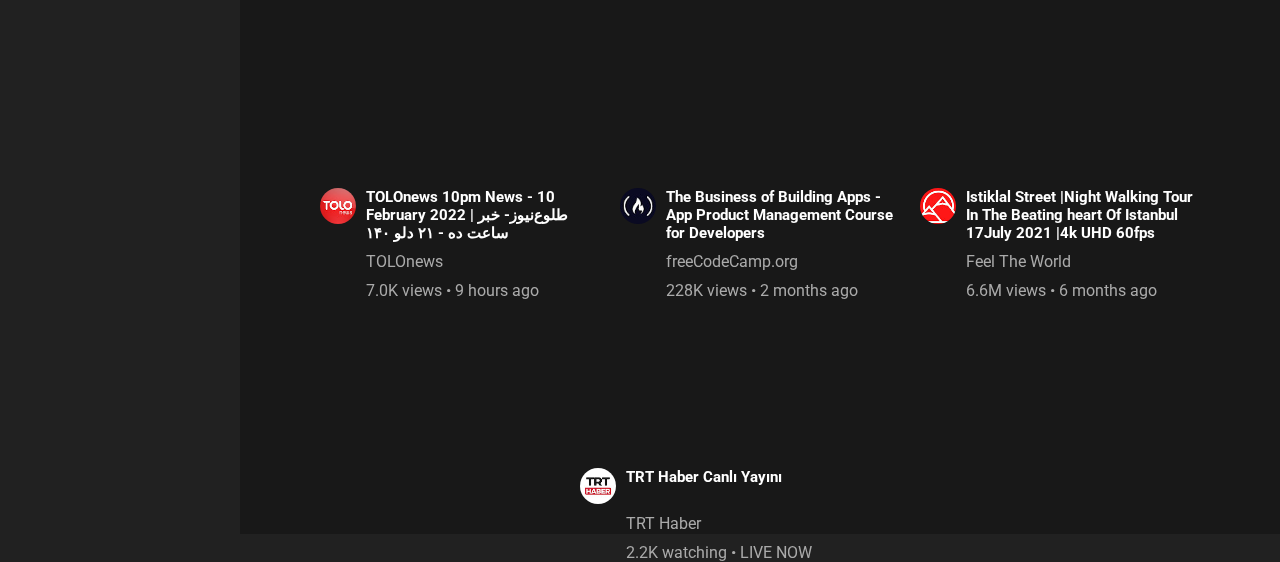
<file: youtube/index.html>
<!DOCTYPE html>
<html lang="en">
  <head>
    <meta charset="UTF-8" />
    <meta http-equiv="X-UA-Compatible" content="IE=edge" />
    <meta name="viewport" content="width=device-width, initial-scale=1.0" />
    <link rel="shortcut icon" href="#" />
    <link rel="stylesheet" href="style.css" />
    <title>YouTube</title>
  </head>
  <body>
    <header>
      <nav>
        <div class="left">
          <button class="hamburger">
            <svg
              viewBox="0 0 24 24"
              preserveAspectRatio="xMidYMid meet"
              focusable="false"
            >
              <g>
                <path
                  d="M21,6H3V5h18V6z M21,11H3v1h18V11z M21,17H3v1h18V17z"
                ></path>
              </g>
            </svg>
          </button>
          <div class="logo">
            <svg
              viewBox="0 0 90 20"
              preserveAspectRatio="xMidYMid meet"
              focusable="false"
            >
              <g viewBox="0 0 90 20" preserveAspectRatio="xMidYMid meet">
                <g>
                  <path
                    d="M27.9727 3.12324C27.6435 1.89323 26.6768 0.926623 25.4468 0.597366C23.2197 2.24288e-07 14.285 0 14.285 0C14.285 0 5.35042 2.24288e-07 3.12323 0.597366C1.89323 0.926623 0.926623 1.89323 0.597366 3.12324C2.24288e-07 5.35042 0 10 0 10C0 10 2.24288e-07 14.6496 0.597366 16.8768C0.926623 18.1068 1.89323 19.0734 3.12323 19.4026C5.35042 20 14.285 20 14.285 20C14.285 20 23.2197 20 25.4468 19.4026C26.6768 19.0734 27.6435 18.1068 27.9727 16.8768C28.5701 14.6496 28.5701 10 28.5701 10C28.5701 10 28.5677 5.35042 27.9727 3.12324Z"
                    fill="#FF0000"
                  ></path>
                  <path
                    d="M11.4253 14.2854L18.8477 10.0004L11.4253 5.71533V14.2854Z"
                    fill="white"
                  ></path>
                </g>
                <g>
                  <g>
                    <path
                      d="M34.6024 13.0036L31.3945 1.41846H34.1932L35.3174 6.6701C35.6043 7.96361 35.8136 9.06662 35.95 9.97913H36.0323C36.1264 9.32532 36.3381 8.22937 36.665 6.68892L37.8291 1.41846H40.6278L37.3799 13.0036V18.561H34.6001V13.0036H34.6024Z"
                    ></path>
                    <path
                      d="M41.4697 18.1937C40.9053 17.8127 40.5031 17.22 40.2632 16.4157C40.0257 15.6114 39.9058 14.5437 39.9058 13.2078V11.3898C39.9058 10.0422 40.0422 8.95805 40.315 8.14196C40.5878 7.32588 41.0135 6.72851 41.592 6.35457C42.1706 5.98063 42.9302 5.79248 43.871 5.79248C44.7976 5.79248 45.5384 5.98298 46.0981 6.36398C46.6555 6.74497 47.0647 7.34234 47.3234 8.15137C47.5821 8.96275 47.7115 10.0422 47.7115 11.3898V13.2078C47.7115 14.5437 47.5845 15.6161 47.3329 16.4251C47.0812 17.2365 46.672 17.8292 46.1075 18.2031C45.5431 18.5771 44.7764 18.7652 43.8098 18.7652C42.8126 18.7675 42.0342 18.5747 41.4697 18.1937ZM44.6353 16.2323C44.7905 15.8231 44.8705 15.1575 44.8705 14.2309V10.3292C44.8705 9.43077 44.7929 8.77225 44.6353 8.35833C44.4777 7.94206 44.2026 7.7351 43.8074 7.7351C43.4265 7.7351 43.156 7.94206 43.0008 8.35833C42.8432 8.77461 42.7656 9.43077 42.7656 10.3292V14.2309C42.7656 15.1575 42.8408 15.8254 42.9914 16.2323C43.1419 16.6415 43.4123 16.8461 43.8074 16.8461C44.2026 16.8461 44.4777 16.6415 44.6353 16.2323Z"
                    ></path>
                    <path
                      d="M56.8154 18.5634H54.6094L54.3648 17.03H54.3037C53.7039 18.1871 52.8055 18.7656 51.6061 18.7656C50.7759 18.7656 50.1621 18.4928 49.767 17.9496C49.3719 17.4039 49.1743 16.5526 49.1743 15.3955V6.03751H51.9942V15.2308C51.9942 15.7906 52.0553 16.188 52.1776 16.4256C52.2999 16.6631 52.5045 16.783 52.7914 16.783C53.036 16.783 53.2712 16.7078 53.497 16.5573C53.7228 16.4067 53.8874 16.2162 53.9979 15.9858V6.03516H56.8154V18.5634Z"
                    ></path>
                    <path
                      d="M64.4755 3.68758H61.6768V18.5629H58.9181V3.68758H56.1194V1.42041H64.4755V3.68758Z"
                    ></path>
                    <path
                      d="M71.2768 18.5634H69.0708L68.8262 17.03H68.7651C68.1654 18.1871 67.267 18.7656 66.0675 18.7656C65.2373 18.7656 64.6235 18.4928 64.2284 17.9496C63.8333 17.4039 63.6357 16.5526 63.6357 15.3955V6.03751H66.4556V15.2308C66.4556 15.7906 66.5167 16.188 66.639 16.4256C66.7613 16.6631 66.9659 16.783 67.2529 16.783C67.4974 16.783 67.7326 16.7078 67.9584 16.5573C68.1842 16.4067 68.3488 16.2162 68.4593 15.9858V6.03516H71.2768V18.5634Z"
                    ></path>
                    <path
                      d="M80.609 8.0387C80.4373 7.24849 80.1621 6.67699 79.7812 6.32186C79.4002 5.96674 78.8757 5.79035 78.2078 5.79035C77.6904 5.79035 77.2059 5.93616 76.7567 6.23014C76.3075 6.52412 75.9594 6.90747 75.7148 7.38489H75.6937V0.785645H72.9773V18.5608H75.3056L75.5925 17.3755H75.6537C75.8724 17.7988 76.1993 18.1304 76.6344 18.3774C77.0695 18.622 77.554 18.7443 78.0855 18.7443C79.038 18.7443 79.7412 18.3045 80.1904 17.4272C80.6396 16.5476 80.8653 15.1765 80.8653 13.3092V11.3266C80.8653 9.92722 80.7783 8.82892 80.609 8.0387ZM78.0243 13.1492C78.0243 14.0617 77.9867 14.7767 77.9114 15.2941C77.8362 15.8115 77.7115 16.1808 77.5328 16.3971C77.3564 16.6158 77.1165 16.724 76.8178 16.724C76.585 16.724 76.371 16.6699 76.1734 16.5594C75.9759 16.4512 75.816 16.2866 75.6937 16.0702V8.96062C75.7877 8.6196 75.9524 8.34209 76.1852 8.12337C76.4157 7.90465 76.6697 7.79646 76.9401 7.79646C77.2271 7.79646 77.4481 7.90935 77.6034 8.13278C77.7609 8.35855 77.8691 8.73485 77.9303 9.26636C77.9914 9.79787 78.022 10.5528 78.022 11.5335V13.1492H78.0243Z"
                    ></path>
                    <path
                      d="M84.8657 13.8712C84.8657 14.6755 84.8892 15.2776 84.9363 15.6798C84.9833 16.0819 85.0821 16.3736 85.2326 16.5594C85.3831 16.7428 85.6136 16.8345 85.9264 16.8345C86.3474 16.8345 86.639 16.6699 86.7942 16.343C86.9518 16.0161 87.0365 15.4705 87.0506 14.7085L89.4824 14.8519C89.4965 14.9601 89.5035 15.1106 89.5035 15.3011C89.5035 16.4582 89.186 17.3237 88.5534 17.8952C87.9208 18.4667 87.0247 18.7536 85.8676 18.7536C84.4777 18.7536 83.504 18.3185 82.9466 17.446C82.3869 16.5735 82.1094 15.2259 82.1094 13.4008V11.2136C82.1094 9.33452 82.3987 7.96105 82.9772 7.09558C83.5558 6.2301 84.5459 5.79736 85.9499 5.79736C86.9165 5.79736 87.6597 5.97375 88.1771 6.32888C88.6945 6.684 89.059 7.23433 89.2707 7.98457C89.4824 8.7348 89.5882 9.76961 89.5882 11.0913V13.2362H84.8657V13.8712ZM85.2232 7.96811C85.0797 8.14449 84.9857 8.43377 84.9363 8.83593C84.8892 9.2381 84.8657 9.84722 84.8657 10.6657V11.5641H86.9283V10.6657C86.9283 9.86133 86.9001 9.25221 86.846 8.83593C86.7919 8.41966 86.6931 8.12803 86.5496 7.95635C86.4062 7.78702 86.1851 7.7 85.8864 7.7C85.5854 7.70235 85.3643 7.79172 85.2232 7.96811Z"
                    ></path>
                  </g>
                </g>
              </g>
            </svg>
            <span class="country">GB</span>
          </div>
        </div>
        <div class="center">
          <div class="search-bar">
            <input class="search" type="text" placeholder="Search" />
            <button class="magnifier">
              <svg
                viewBox="0 0 24 24"
                preserveAspectRatio="xMidYMid meet"
                focusable="false"
              >
                <g>
                  <path
                    d="M20.87,20.17l-5.59-5.59C16.35,13.35,17,11.75,17,10c0-3.87-3.13-7-7-7s-7,3.13-7,7s3.13,7,7,7c1.75,0,3.35-0.65,4.58-1.71 l5.59,5.59L20.87,20.17z M10,16c-3.31,0-6-2.69-6-6s2.69-6,6-6s6,2.69,6,6S13.31,16,10,16z"
                  ></path>
                </g>
              </svg>
            </button>
          </div>
          <button class="mic">
            <svg
              viewBox="0 0 24 24"
              preserveAspectRatio="xMidYMid meet"
              focusable="false"
            >
              <g>
                <path
                  d="M12 3C10.34 3 9 4.37 9 6.07V11.93C9 13.63 10.34 15 12 15C13.66 15 15 13.63 15 11.93V6.07C15 4.37 13.66 3 12 3ZM18.5 12H17.5C17.5 15.03 15.03 17.5 12 17.5C8.97 17.5 6.5 15.03 6.5 12H5.5C5.5 15.24 7.89 17.93 11 18.41V21H13V18.41C16.11 17.93 18.5 15.24 18.5 12Z"
                ></path>
              </g>
            </svg>
          </button>
        </div>
        <div class="right">
          <button class="camera">
            <svg
              viewBox="0 0 24 24"
              preserveAspectRatio="xMidYMid meet"
              focusable="false"
            >
              <g>
                <path
                  d="M14,13h-3v3H9v-3H6v-2h3V8h2v3h3V13z M17,6H3v12h14v-6.39l4,1.83V8.56l-4,1.83V6 M18,5v3.83L22,7v8l-4-1.83V19H2V5H18L18,5 z"
                ></path>
              </g>
            </svg>
          </button>
          <button class="nine-squares">
            <svg
              viewBox="0 0 24 24"
              preserveAspectRatio="xMidYMid meet"
              focusable="false"
            >
              <g>
                <path
                  d="M16,4v4h4V4H16z M19,7h-2V5h2V7z M16,10v4h4v-4H16z M19,13h-2v-2h2V13z M10,4v4h4V4H10z M13,7h-2V5h2V7z M10,10v4h4v-4H10z M13,13h-2v-2h2V13z M16,16v4h4v-4H16z M19,19h-2v-2h2V19z M10,16v4h4v-4H10z M13,19h-2v-2h2V19z M4,4v4h4V4H4z M7,7H5V5h2V7z M4,10 v4h4v-4H4z M7,13H5v-2h2V13z M4,16v4h4v-4H4z M7,19H5v-2h2V19z"
                ></path>
              </g>
            </svg>
          </button>
          <button class="bell">
            <svg
              viewBox="0 0 24 24"
              preserveAspectRatio="xMidYMid meet"
              focusable="false"
            >
              <g>
                <path
                  d="M10,20h4c0,1.1-0.9,2-2,2S10,21.1,10,20z M20,17.35V19H4v-1.65l2-1.88v-5.15c0-2.92,1.56-5.22,4-5.98V3.96 c0-1.42,1.49-2.5,2.99-1.76C13.64,2.52,14,3.23,14,3.96l0,0.39c2.44,0.75,4,3.06,4,5.98v5.15L20,17.35z M19,17.77l-2-1.88v-5.47 c0-2.47-1.19-4.36-3.13-5.1c-1.26-0.53-2.64-0.5-3.84,0.03C8.15,6.11,7,7.99,7,10.42v5.47l-2,1.88V18h14V17.77z"
                ></path>
              </g>
            </svg>
          </button>
          <button class="avatar"><img src="images/avatar.jpg" alt="" /></button>
        </div>
      </nav>

      <div class="tag-bar">
        <div class="left-arrow">
          <button class="arrow">
            <svg
              viewBox="0 0 16 16"
              preserveAspectRatio="xMidYMid meet"
              focusable="false"
            >
              <g>
                <path
                  d="M10.15,13.35L4.79,8l5.35-5.35l0.71,0.71L6.21,8l4.65,4.65L10.15,13.35z"
                ></path>
              </g>
            </svg>
          </button>
          <div class="shade"></div>
        </div>
        <div class="tags">
          <button class="tag first">All</button>
          <button class="tag">Chill-out music</button>
          <button class="tag">Playlists</button>
          <button class="tag">Music</button>
          <button class="tag">Albums</button>
          <button class="tag">Piano</button>
          <button class="tag">Nature</button>
          <button class="tag">House Music</button>
          <button class="tag">Live</button>
          <button class="tag">Blues rock music</button>
          <button class="tag">Sports leagues</button>
          <button class="tag">Trailers</button>
          <button class="tag">Cooking shows</button>
          <button class="tag">Comedy</button>
          <button class="tag">Cars</button>
          <button class="tag">Recently uploaded</button>
        </div>
        <div class="right-arrow">
          <div class="shade"></div>
          <button class="arrow">
            <div></div>
            <svg
              viewBox="0 0 16 16"
              preserveAspectRatio="xMidYMid meet"
              focusable="false"
            >
              <g>
                <path
                  d="M4.97,12.65L9.62,8L4.97,3.35l0.71-0.71L11.03,8l-5.35,5.35L4.97,12.65z"
                ></path>
              </g>
            </svg>
          </button>
        </div>
      </div>
    </header>

    <aside class="expanded">
      <div class="aside-item active">
        <div class="icon">
          <svg
            viewBox="0 0 24 24"
            preserveAspectRatio="xMidYMid meet"
            focusable="false"
          >
            <g>
              <path d="M4,10V21h6V15h4v6h6V10L12,3Z"></path>
            </g>
          </svg>
        </div>
        <div class="label">Home</div>
      </div>

      <div class="aside-item">
        <div class="icon">
          <svg
            viewBox="0 0 24 24"
            preserveAspectRatio="xMidYMid meet"
            focusable="false"
          >
            <g class="style-scope yt-icon">
              <path
                d="M9.8,9.8l-3.83,8.23l8.23-3.83l3.83-8.23L9.8,9.8z M13.08,12.77c-0.21,0.29-0.51,0.48-0.86,0.54 c-0.07,0.01-0.15,0.02-0.22,0.02c-0.28,0-0.54-0.08-0.77-0.25c-0.29-0.21-0.48-0.51-0.54-0.86c-0.06-0.35,0.02-0.71,0.23-0.99 c0.21-0.29,0.51-0.48,0.86-0.54c0.35-0.06,0.7,0.02,0.99,0.23c0.29,0.21,0.48,0.51,0.54,0.86C13.37,12.13,13.29,12.48,13.08,12.77z M12,3c4.96,0,9,4.04,9,9s-4.04,9-9,9s-9-4.04-9-9S7.04,3,12,3 M12,2C6.48,2,2,6.48,2,12s4.48,10,10,10s10-4.48,10-10S17.52,2,12,2 L12,2z"
                class="style-scope yt-icon"
              ></path>
            </g>
          </svg>
        </div>
        <div class="label">Explore</div>
      </div>
      <div class="aside-item">
        <div class="icon">
          <svg
            viewBox="0 0 24 24"
            preserveAspectRatio="xMidYMid meet"
            focusable="false"
          >
            <g class="style-scope yt-icon">
              <path
                d="M10,18v-6l5,3L10,18z M17,3H7v1h10V3z M20,6H4v1h16V6z M22,9H2v12h20V9z M3,10h18v10H3V10z"
                class="style-scope yt-icon"
              ></path>
            </g>
          </svg>
        </div>
        <div class="label">Subscriptions</div>
      </div>
      <hr class="uncollapsable" />

      <div class="aside-item">
        <div class="icon">
          <svg
            viewBox="0 0 24 24"
            preserveAspectRatio="xMidYMid meet"
            focusable="false"
          >
            <g class="style-scope yt-icon">
              <path
                d="M11,7l6,3.5L11,14V7L11,7z M18,20H4V6H3v15h15V20z M21,18H6V3h15V18z M7,17h13V4H7V17z"
                class="style-scope yt-icon"
              ></path>
            </g>
          </svg>
        </div>
        <div class="label">Library</div>
      </div>
      <div class="aside-item">
        <div class="icon">
          <svg
            viewBox="0 0 24 24"
            preserveAspectRatio="xMidYMid meet"
            focusable="false"
          >
            <g class="style-scope yt-icon">
              <path
                d="M14.97,16.95L10,13.87V7h2v5.76l4.03,2.49L14.97,16.95z M22,12c0,5.51-4.49,10-10,10S2,17.51,2,12h1c0,4.96,4.04,9,9,9 s9-4.04,9-9s-4.04-9-9-9C8.81,3,5.92,4.64,4.28,7.38C4.17,7.56,4.06,7.75,3.97,7.94C3.96,7.96,3.95,7.98,3.94,8H8v1H1.96V3h1v4.74 C3,7.65,3.03,7.57,3.07,7.49C3.18,7.27,3.3,7.07,3.42,6.86C5.22,3.86,8.51,2,12,2C17.51,2,22,6.49,22,12z"
                class="style-scope yt-icon"
              ></path>
            </g>
          </svg>
        </div>
        <div class="label">History</div>
      </div>
      <hr class="uncollapsable" />

      <div class="aside-item info uncollapsable">
        <div class="label">
          <span>
            Sign in to like videos,<br />
            comment, and subscribe.
          </span>
        </div>
      </div>
      <div class="aside-item info uncollapsable">
        <div class="sign-in">
          <button class="btn">
            <svg
              viewBox="0 0 24 24"
              preserveAspectRatio="xMidYMid meet"
              focusable="false"
            >
              <g class="style-scope yt-icon">
                <path
                  d="M12,2C6.48,2,2,6.48,2,12c0,5.52,4.48,10,10,10s10-4.48,10-10C22,6.48,17.52,2,12,2z M12,3c4.96,0,9,4.04,9,9 c0,1.42-0.34,2.76-0.93,3.96c-1.53-1.72-3.98-2.89-7.38-3.03C14.57,12.6,16,10.97,16,9c0-2.21-1.79-4-4-4C9.79,5,8,6.79,8,9 c0,1.97,1.43,3.6,3.31,3.93c-3.4,0.14-5.85,1.31-7.38,3.03C3.34,14.76,3,13.42,3,12C3,7.04,7.04,3,12,3z M9,9c0-1.65,1.35-3,3-3 s3,1.35,3,3c0,1.65-1.35,3-3,3S9,10.65,9,9z M12,21c-3.16,0-5.94-1.64-7.55-4.12C6.01,14.93,8.61,13.9,12,13.9 c3.39,0,5.99,1.03,7.55,2.98C17.94,19.36,15.16,21,12,21z"
                  class="style-scope yt-icon"
                ></path>
              </g>
            </svg>
            SIGN IN
          </button>
        </div>
      </div>
      <hr class="uncollapsable" />

      <div class="aside-item heading uncollapsable">
        <h3 class="title">BEST OF YOUTUBE</h3>
      </div>

      <div class="aside-item uncollapsable">
        <img class="round-image" src="images/music-note.jpg" alt="" />
        <div class="label">Music</div>
      </div>

      <div class="aside-item uncollapsable">
        <img class="round-image" src="images/trophy.jpg" alt="" />
        <div class="label">Sports</div>
      </div>
      <div class="aside-item uncollapsable">
        <img class="round-image" src="images/gaming.jpg" alt="" />
        <div class="label">Gaming</div>
      </div>
      <div class="aside-item uncollapsable">
        <img class="round-image" src="images/movies.jpg" alt="" />
        <div class="label">Movies and Shows</div>
      </div>
      <div class="aside-item uncollapsable">
        <img class="round-image" src="images/news.jpg" alt="" />
        <div class="label">News</div>
      </div>
      <div class="aside-item uncollapsable">
        <img class="round-image" src="images/live.jpg" alt="" />
        <div class="label">Live</div>
      </div>
      <div class="aside-item uncollapsable">
        <img class="round-image" src="images/fashion.jpg" alt="" />
        <div class="label">Fashion and Beauty</div>
      </div>
      <div class="aside-item uncollapsable">
        <img class="round-image" src="images/light-bulb.jpg" alt="" />
        <div class="label">Learning</div>
      </div>
      <div class="aside-item uncollapsable">
        <img class="round-image" src="images/youtube.jpg" alt="" />
        <div class="label">Sportlight</div>
      </div>
      <div class="aside-item uncollapsable">
        <img class="round-image" src="images/video.jpg" alt="" />
        <div class="label">360° Video</div>
      </div>
      <hr class="uncollapsable" />

      <div class="aside-item uncollapsable">
        <svg
          viewBox="0 0 24 24"
          preserveAspectRatio="xMidYMid meet"
          focusable="false"
        >
          <g class="style-scope yt-icon">
            <path
              d="M17,13h-4v4h-2v-4H7v-2h4V7h2v4h4V13z M12,3c-4.96,0-9,4.04-9,9s4.04,9,9,9c4.96,0,9-4.04,9-9S16.96,3,12,3 M12,2 c5.52,0,10,4.48,10,10s-4.48,10-10,10C6.48,22,2,17.52,2,12S6.48,2,12,2L12,2z"
              class="style-scope yt-icon"
            ></path>
          </g>
        </svg>
        <div class="label">Browse channels</div>
      </div>
      <hr class="uncollapsable" />

      <div class="aside-item heading uncollapsable">
        <h3 class="title">MORE FROM YOUTUBE</h3>
      </div>

      <div class="aside-item uncollapsable">
        <svg
          viewBox="0 0 24 24"
          preserveAspectRatio="xMidYMid meet"
          focusable="false"
        >
          <g class="style-scope yt-icon">
            <path
              d="M10,9.35,15,12l-5,2.65ZM12,6a54.36,54.36,0,0,0-7.56.38A1.53,1.53,0,0,0,3.38,7.44,24.63,24.63,0,0,0,3,12a24.63,24.63,0,0,0,.38,4.56,1.53,1.53,0,0,0,1.06,1.06A54.36,54.36,0,0,0,12,18a54.36,54.36,0,0,0,7.56-.38,1.53,1.53,0,0,0,1.06-1.06A24.63,24.63,0,0,0,21,12a24.63,24.63,0,0,0-.38-4.56,1.53,1.53,0,0,0-1.06-1.06A54.36,54.36,0,0,0,12,6h0m0-1s6.25,0,7.81.42a2.51,2.51,0,0,1,1.77,1.77A25.87,25.87,0,0,1,22,12a25.87,25.87,0,0,1-.42,4.81,2.51,2.51,0,0,1-1.77,1.77C18.25,19,12,19,12,19s-6.25,0-7.81-.42a2.51,2.51,0,0,1-1.77-1.77A25.87,25.87,0,0,1,2,12a25.87,25.87,0,0,1,.42-4.81A2.51,2.51,0,0,1,4.19,5.42C5.75,5,12,5,12,5Z"
              class="style-scope yt-icon"
            ></path>
          </g>
        </svg>
        <div class="label">YouTube Premium</div>
      </div>

      <div class="aside-item uncollapsable">
        <svg
          viewBox="0 0 24 24"
          preserveAspectRatio="xMidYMid meet"
          focusable="false"
        >
          <g class="style-scope yt-icon">
            <path
              d="M14,12c0,1.1-0.9,2-2,2s-2-0.9-2-2s0.9-2,2-2S14,10.9,14,12z M8.48,8.45L7.77,7.75C6.68,8.83,6,10.34,6,12 s0.68,3.17,1.77,4.25l0.71-0.71C7.57,14.64,7,13.39,7,12S7.57,9.36,8.48,8.45z M16.23,7.75l-0.71,0.71C16.43,9.36,17,10.61,17,12 s-0.57,2.64-1.48,3.55l0.71,0.71C17.32,15.17,18,13.66,18,12S17.32,8.83,16.23,7.75z M5.65,5.63L4.95,4.92C3.13,6.73,2,9.24,2,12 s1.13,5.27,2.95,7.08l0.71-0.71C4.02,16.74,3,14.49,3,12S4.02,7.26,5.65,5.63z M19.05,4.92l-0.71,0.71C19.98,7.26,21,9.51,21,12 s-1.02,4.74-2.65,6.37l0.71,0.71C20.87,17.27,22,14.76,22,12S20.87,6.73,19.05,4.92z"
              class="style-scope yt-icon"
            ></path>
          </g>
        </svg>
        <div class="label">Live</div>
      </div>
      <hr class="uncollapsable" />

      <div class="aside-item uncollapsable">
        <svg
          viewBox="0 0 24 24"
          preserveAspectRatio="xMidYMid meet"
          focusable="false"
        >
          <g class="style-scope yt-icon">
            <path
              d="M12,9c1.65,0,3,1.35,3,3s-1.35,3-3,3s-3-1.35-3-3S10.35,9,12,9 M12,8c-2.21,0-4,1.79-4,4s1.79,4,4,4s4-1.79,4-4 S14.21,8,12,8L12,8z M13.22,3l0.55,2.2l0.13,0.51l0.5,0.18c0.61,0.23,1.19,0.56,1.72,0.98l0.4,0.32l0.5-0.14l2.17-0.62l1.22,2.11 l-1.63,1.59l-0.37,0.36l0.08,0.51c0.05,0.32,0.08,0.64,0.08,0.98s-0.03,0.66-0.08,0.98l-0.08,0.51l0.37,0.36l1.63,1.59l-1.22,2.11 l-2.17-0.62l-0.5-0.14l-0.4,0.32c-0.53,0.43-1.11,0.76-1.72,0.98l-0.5,0.18l-0.13,0.51L13.22,21h-2.44l-0.55-2.2l-0.13-0.51 l-0.5-0.18C9,17.88,8.42,17.55,7.88,17.12l-0.4-0.32l-0.5,0.14l-2.17,0.62L3.6,15.44l1.63-1.59l0.37-0.36l-0.08-0.51 C5.47,12.66,5.44,12.33,5.44,12s0.03-0.66,0.08-0.98l0.08-0.51l-0.37-0.36L3.6,8.56l1.22-2.11l2.17,0.62l0.5,0.14l0.4-0.32 C8.42,6.45,9,6.12,9.61,5.9l0.5-0.18l0.13-0.51L10.78,3H13.22 M14,2h-4L9.26,4.96c-0.73,0.27-1.4,0.66-2,1.14L4.34,5.27l-2,3.46 l2.19,2.13C4.47,11.23,4.44,11.61,4.44,12s0.03,0.77,0.09,1.14l-2.19,2.13l2,3.46l2.92-0.83c0.6,0.48,1.27,0.87,2,1.14L10,22h4 l0.74-2.96c0.73-0.27,1.4-0.66,2-1.14l2.92,0.83l2-3.46l-2.19-2.13c0.06-0.37,0.09-0.75,0.09-1.14s-0.03-0.77-0.09-1.14l2.19-2.13 l-2-3.46L16.74,6.1c-0.6-0.48-1.27-0.87-2-1.14L14,2L14,2z"
              class="style-scope yt-icon"
            ></path>
          </g>
        </svg>
        <div class="label">Settings</div>
      </div>

      <div class="aside-item uncollapsable">
        <svg
          viewBox="0 0 24 24"
          preserveAspectRatio="xMidYMid meet"
          focusable="false"
        >
          <g class="style-scope yt-icon">
            <path
              d="M13.18,4l0.24,1.2L13.58,6h0.82H19v7h-5.18l-0.24-1.2L13.42,11H12.6H6V4H13.18 M14,3H5v18h1v-9h6.6l0.4,2h7V5h-5.6L14,3 L14,3z"
              class="style-scope yt-icon"
            ></path>
          </g>
        </svg>
        <div class="label">Report history</div>
      </div>

      <div class="aside-item uncollapsable">
        <svg
          viewBox="0 0 24 24"
          preserveAspectRatio="xMidYMid meet"
          focusable="false"
        >
          <g class="style-scope yt-icon">
            <path
              d="M15.36,9.96c0,1.09-0.67,1.67-1.31,2.24c-0.53,0.47-1.03,0.9-1.16,1.6L12.85,14h-1.75l0.03-0.28 c0.14-1.17,0.8-1.76,1.47-2.27c0.52-0.4,1.01-0.77,1.01-1.49c0-0.51-0.23-0.97-0.63-1.29c-0.4-0.31-0.92-0.42-1.42-0.29 c-0.59,0.15-1.05,0.67-1.19,1.34L10.32,10H8.57l0.06-0.42c0.2-1.4,1.15-2.53,2.42-2.87c1.05-0.29,2.14-0.08,2.98,0.57 C14.88,7.92,15.36,8.9,15.36,9.96z M12,18c0.55,0,1-0.45,1-1s-0.45-1-1-1s-1,0.45-1,1S11.45,18,12,18z M12,3c-4.96,0-9,4.04-9,9 s4.04,9,9,9s9-4.04,9-9S16.96,3,12,3 M12,2c5.52,0,10,4.48,10,10s-4.48,10-10,10S2,17.52,2,12S6.48,2,12,2L12,2z"
              class="style-scope yt-icon"
            ></path>
          </g>
        </svg>
        <div class="label">Help</div>
      </div>
      <div class="aside-item uncollapsable">
        <svg
          viewBox="0 0 24 24"
          preserveAspectRatio="xMidYMid meet"
          focusable="false"
        >
          <g class="style-scope yt-icon">
            <path
              d="M13,14h-2v-2h2V14z M13,5h-2v6h2V5z M19,3H5v16.59l3.29-3.29L8.59,16H9h10V3 M20,2v15H9l-5,5V2H20L20,2z"
              class="style-scope yt-icon"
            ></path>
          </g>
        </svg>
        <div class="label">Send feedback</div>
      </div>
      <hr class="uncollapsable" />

      <div class="aside-item footer uncollapsable">
        <div class="links">
          <div class="top">
            <a href="#">About</a>
            <a href="#">Press</a>
            <a href="#">Copyright</a>
            <a href="#">Contact us</a>
            <a href="#">Creators</a>
            <a href="#">Advertise</a>
            <a href="#">Developers</a>
          </div>

          <div class="middle">
            <a href="#">Terms</a>
            <a href="#">Privacy</a>
            <a href="#">Policy and safety</a>
            <a href="#">How YouTube works</a>
            <a href="#">Test new features</a>
          </div>

          <div class="bottom">
            <a class="link" href="#">© 2022 Google LLC</a>
          </div>
        </div>
      </div>
    </aside>

    <main>
      <div class="content">
        <div class="row">
          <div class="video-item">
            <iframe
              src="https://www.youtube.com/embed/aXHtGZHB2Hs?controls=0"
              frameborder="0"
              allow="accelerometer; autoplay; clipboard-write; encrypted-media; gyroscope; picture-in-picture"
              allowfullscreen
            ></iframe>
            <div class="title">
              <div class="logo"><img src="images/tolo.jpg" alt="" /></div>
              <div class="caption">
                <h3>
                  TOLOnews 10pm News - 10 February 2022 | طلوع‌نیوز- خبر ساعت ده
                  - ۲۱ دلو ۱۴۰
                </h3>
                <div class="four-dots">
                  <svg
                    viewBox="0 0 24 24"
                    preserveAspectRatio="xMidYMid meet"
                    focusable="false"
                  >
                    <g>
                      <path
                        d="M12,16.5c0.83,0,1.5,0.67,1.5,1.5s-0.67,1.5-1.5,1.5s-1.5-0.67-1.5-1.5S11.17,16.5,12,16.5z M10.5,12 c0,0.83,0.67,1.5,1.5,1.5s1.5-0.67,1.5-1.5s-0.67-1.5-1.5-1.5S10.5,11.17,10.5,12z M10.5,6c0,0.83,0.67,1.5,1.5,1.5 s1.5-0.67,1.5-1.5S12.83,4.5,12,4.5S10.5,5.17,10.5,6z"
                      ></path>
                    </g>
                  </svg>
                  <div class="popup-menu">
                    <button class="popup-menu-item">
                      <svg
                        viewBox="0 0 24 24"
                        preserveAspectRatio="xMidYMid meet"
                        focusable="false"
                      >
                        <g>
                          <path
                            d="M21,16h-7v-1h7V16z M21,11H9v1h12V11z M21,7H3v1h18V7z M10,15l-7-4v8L10,15z"
                          ></path>
                        </g>
                      </svg>
                      <span>Add to queue</span>
                    </button>
                    <button class="popup-menu-item">
                      <svg
                        viewBox="0 0 24 24"
                        preserveAspectRatio="xMidYMid meet"
                        focusable="false"
                      >
                        <g>
                          <path
                            d="M14.97,16.95L10,13.87V7h2v5.76l4.03,2.49L14.97,16.95z M12,3c-4.96,0-9,4.04-9,9s4.04,9,9,9s9-4.04,9-9S16.96,3,12,3 M12,2c5.52,0,10,4.48,10,10s-4.48,10-10,10S2,17.52,2,12S6.48,2,12,2L12,2z"
                          ></path>
                        </g>
                      </svg>
                      <span>Save to Watch later</span>
                    </button>
                    <button class="popup-menu-item">
                      <svg
                        viewBox="0 0 24 24"
                        preserveAspectRatio="xMidYMid meet"
                        focusable="false"
                      >
                        <g>
                          <path
                            d="M22,13h-4v4h-2v-4h-4v-2h4V7h2v4h4V13z M14,7H2v1h12V7z M2,12h8v-1H2V12z M2,16h8v-1H2V16z"
                          ></path>
                        </g>
                      </svg>
                      <span>Save to playlist</span>
                    </button>
                    <hr />

                    <button class="popup-menu-item">
                      <svg
                        viewBox="0 0 24 24"
                        preserveAspectRatio="xMidYMid meet"
                        focusable="false"
                      >
                        <g>
                          <path
                            fill-rule="evenodd"
                            clip-rule="evenodd"
                            d="M18.71 6C20.13 7.59 21 9.69 21 12c0 4.97-4.03 9-9 9-2.31 0-4.41-.87-6-2.29L18.71 6zM3 12c0-4.97 4.03-9 9-9 2.31 0 4.41.87 6 2.29L5.29 18C3.87 16.41 3 14.31 3 12zm9-10c5.52 0 10 4.48 10 10s-4.48 10-10 10S2 17.52 2 12 6.48 2 12 2z"
                          ></path>
                        </g>
                      </svg>
                      <span>Not interested</span>
                    </button>
                    <button class="popup-menu-item">
                      <svg
                        viewBox="0 0 24 24"
                        preserveAspectRatio="xMidYMid meet"
                        focusable="false"
                      >
                        <g>
                          <path
                            d="M12,3c-4.96,0-9,4.04-9,9s4.04,9,9,9s9-4.04,9-9S16.96,3,12,3 M12,2c5.52,0,10,4.48,10,10s-4.48,10-10,10S2,17.52,2,12 S6.48,2,12,2L12,2z M19,13H5v-2h14V13z"
                          ></path>
                        </g>
                      </svg>
                      <span>Don't recommend channel</span>
                    </button>
                    <button class="popup-menu-item">
                      <svg
                        viewBox="0 0 24 24"
                        preserveAspectRatio="xMidYMid meet"
                        focusable="false"
                      >
                        <g>
                          <path
                            d="M13.18,4l0.24,1.2L13.58,6h0.82H19v7h-5.18l-0.24-1.2L13.42,11H12.6H6V4H13.18 M14,3H5v18h1v-9h6.6l0.4,2h7V5h-5.6L14,3 L14,3z"
                          ></path>
                        </g>
                      </svg>
                      <span>Report</span>
                    </button>
                  </div>
                </div>
              </div>
            </div>
            <div class="channel-name">TOLOnews</div>
            <div class="views">
              <span>7.0K views</span>
              <span>•</span>
              <span>9 hours ago</span>
            </div>
          </div>

          <div class="video-item">
            <iframe
              src="https://www.youtube.com/embed/poLzjLt2yqU?controls=0"
              frameborder="0"
              allow="accelerometer; autoplay; clipboard-write; encrypted-media; gyroscope; picture-in-picture"
              allowfullscreen
            ></iframe>
            <div class="title">
              <div class="logo"><img src="images/fcc.jpg" alt="" /></div>
              <div class="caption">
                <h3>
                  The Business of Building Apps - App Product Management Course
                  for Developers
                </h3>
                <div class="four-dots">
                  <svg
                    viewBox="0 0 24 24"
                    preserveAspectRatio="xMidYMid meet"
                    focusable="false"
                  >
                    <g>
                      <path
                        d="M12,16.5c0.83,0,1.5,0.67,1.5,1.5s-0.67,1.5-1.5,1.5s-1.5-0.67-1.5-1.5S11.17,16.5,12,16.5z M10.5,12 c0,0.83,0.67,1.5,1.5,1.5s1.5-0.67,1.5-1.5s-0.67-1.5-1.5-1.5S10.5,11.17,10.5,12z M10.5,6c0,0.83,0.67,1.5,1.5,1.5 s1.5-0.67,1.5-1.5S12.83,4.5,12,4.5S10.5,5.17,10.5,6z"
                      ></path>
                    </g>
                  </svg>
                  <div class="popup-menu">
                    <button class="popup-menu-item">
                      <svg
                        viewBox="0 0 24 24"
                        preserveAspectRatio="xMidYMid meet"
                        focusable="false"
                      >
                        <g>
                          <path
                            d="M21,16h-7v-1h7V16z M21,11H9v1h12V11z M21,7H3v1h18V7z M10,15l-7-4v8L10,15z"
                          ></path>
                        </g>
                      </svg>
                      <span>Add to queue</span>
                    </button>
                    <button class="popup-menu-item">
                      <svg
                        viewBox="0 0 24 24"
                        preserveAspectRatio="xMidYMid meet"
                        focusable="false"
                      >
                        <g>
                          <path
                            d="M14.97,16.95L10,13.87V7h2v5.76l4.03,2.49L14.97,16.95z M12,3c-4.96,0-9,4.04-9,9s4.04,9,9,9s9-4.04,9-9S16.96,3,12,3 M12,2c5.52,0,10,4.48,10,10s-4.48,10-10,10S2,17.52,2,12S6.48,2,12,2L12,2z"
                          ></path>
                        </g>
                      </svg>
                      <span>Save to Watch later</span>
                    </button>
                    <button class="popup-menu-item">
                      <svg
                        viewBox="0 0 24 24"
                        preserveAspectRatio="xMidYMid meet"
                        focusable="false"
                      >
                        <g>
                          <path
                            d="M22,13h-4v4h-2v-4h-4v-2h4V7h2v4h4V13z M14,7H2v1h12V7z M2,12h8v-1H2V12z M2,16h8v-1H2V16z"
                          ></path>
                        </g>
                      </svg>
                      <span>Save to playlist</span>
                    </button>
                    <hr />

                    <button class="popup-menu-item">
                      <svg
                        viewBox="0 0 24 24"
                        preserveAspectRatio="xMidYMid meet"
                        focusable="false"
                      >
                        <g>
                          <path
                            fill-rule="evenodd"
                            clip-rule="evenodd"
                            d="M18.71 6C20.13 7.59 21 9.69 21 12c0 4.97-4.03 9-9 9-2.31 0-4.41-.87-6-2.29L18.71 6zM3 12c0-4.97 4.03-9 9-9 2.31 0 4.41.87 6 2.29L5.29 18C3.87 16.41 3 14.31 3 12zm9-10c5.52 0 10 4.48 10 10s-4.48 10-10 10S2 17.52 2 12 6.48 2 12 2z"
                          ></path>
                        </g>
                      </svg>
                      <span>Not interested</span>
                    </button>
                    <button class="popup-menu-item">
                      <svg
                        viewBox="0 0 24 24"
                        preserveAspectRatio="xMidYMid meet"
                        focusable="false"
                      >
                        <g>
                          <path
                            d="M12,3c-4.96,0-9,4.04-9,9s4.04,9,9,9s9-4.04,9-9S16.96,3,12,3 M12,2c5.52,0,10,4.48,10,10s-4.48,10-10,10S2,17.52,2,12 S6.48,2,12,2L12,2z M19,13H5v-2h14V13z"
                          ></path>
                        </g>
                      </svg>
                      <span>Don't recommend channel</span>
                    </button>
                    <button class="popup-menu-item">
                      <svg
                        viewBox="0 0 24 24"
                        preserveAspectRatio="xMidYMid meet"
                        focusable="false"
                      >
                        <g>
                          <path
                            d="M13.18,4l0.24,1.2L13.58,6h0.82H19v7h-5.18l-0.24-1.2L13.42,11H12.6H6V4H13.18 M14,3H5v18h1v-9h6.6l0.4,2h7V5h-5.6L14,3 L14,3z"
                          ></path>
                        </g>
                      </svg>
                      <span>Report</span>
                    </button>
                  </div>
                </div>
              </div>
            </div>
            <div class="channel-name">freeCodeCamp.org</div>
            <div class="views">
              <span>228K views</span>
              <span>•</span>
              <span>2 months ago</span>
            </div>
          </div>
          <div class="video-item">
            <iframe
              src="https://www.youtube.com/embed/t_fA6amyfGs?controls=0"
              frameborder="0"
              allow="accelerometer; autoplay; clipboard-write; encrypted-media; gyroscope; picture-in-picture"
              allowfullscreen
            ></iframe>
            <div class="title">
              <div class="logo">
                <img src="images/feel-the-world.jpg" alt="" />
              </div>
              <div class="caption">
                <h3>
                  Istiklal Street |Night Walking Tour In The Beating heart Of
                  Istanbul 17July 2021 |4k UHD 60fps
                </h3>
                <div class="four-dots">
                  <svg
                    viewBox="0 0 24 24"
                    preserveAspectRatio="xMidYMid meet"
                    focusable="false"
                  >
                    <g>
                      <path
                        d="M12,16.5c0.83,0,1.5,0.67,1.5,1.5s-0.67,1.5-1.5,1.5s-1.5-0.67-1.5-1.5S11.17,16.5,12,16.5z M10.5,12 c0,0.83,0.67,1.5,1.5,1.5s1.5-0.67,1.5-1.5s-0.67-1.5-1.5-1.5S10.5,11.17,10.5,12z M10.5,6c0,0.83,0.67,1.5,1.5,1.5 s1.5-0.67,1.5-1.5S12.83,4.5,12,4.5S10.5,5.17,10.5,6z"
                      ></path>
                    </g>
                  </svg>
                  <div class="popup-menu">
                    <button class="popup-menu-item">
                      <svg
                        viewBox="0 0 24 24"
                        preserveAspectRatio="xMidYMid meet"
                        focusable="false"
                      >
                        <g>
                          <path
                            d="M21,16h-7v-1h7V16z M21,11H9v1h12V11z M21,7H3v1h18V7z M10,15l-7-4v8L10,15z"
                          ></path>
                        </g>
                      </svg>
                      <span>Add to queue</span>
                    </button>
                    <button class="popup-menu-item">
                      <svg
                        viewBox="0 0 24 24"
                        preserveAspectRatio="xMidYMid meet"
                        focusable="false"
                      >
                        <g>
                          <path
                            d="M14.97,16.95L10,13.87V7h2v5.76l4.03,2.49L14.97,16.95z M12,3c-4.96,0-9,4.04-9,9s4.04,9,9,9s9-4.04,9-9S16.96,3,12,3 M12,2c5.52,0,10,4.48,10,10s-4.48,10-10,10S2,17.52,2,12S6.48,2,12,2L12,2z"
                          ></path>
                        </g>
                      </svg>
                      <span>Save to Watch later</span>
                    </button>
                    <button class="popup-menu-item">
                      <svg
                        viewBox="0 0 24 24"
                        preserveAspectRatio="xMidYMid meet"
                        focusable="false"
                      >
                        <g>
                          <path
                            d="M22,13h-4v4h-2v-4h-4v-2h4V7h2v4h4V13z M14,7H2v1h12V7z M2,12h8v-1H2V12z M2,16h8v-1H2V16z"
                          ></path>
                        </g>
                      </svg>
                      <span>Save to playlist</span>
                    </button>
                    <hr />

                    <button class="popup-menu-item">
                      <svg
                        viewBox="0 0 24 24"
                        preserveAspectRatio="xMidYMid meet"
                        focusable="false"
                      >
                        <g>
                          <path
                            fill-rule="evenodd"
                            clip-rule="evenodd"
                            d="M18.71 6C20.13 7.59 21 9.69 21 12c0 4.97-4.03 9-9 9-2.31 0-4.41-.87-6-2.29L18.71 6zM3 12c0-4.97 4.03-9 9-9 2.31 0 4.41.87 6 2.29L5.29 18C3.87 16.41 3 14.31 3 12zm9-10c5.52 0 10 4.48 10 10s-4.48 10-10 10S2 17.52 2 12 6.48 2 12 2z"
                          ></path>
                        </g>
                      </svg>
                      <span>Not interested</span>
                    </button>
                    <button class="popup-menu-item">
                      <svg
                        viewBox="0 0 24 24"
                        preserveAspectRatio="xMidYMid meet"
                        focusable="false"
                      >
                        <g>
                          <path
                            d="M12,3c-4.96,0-9,4.04-9,9s4.04,9,9,9s9-4.04,9-9S16.96,3,12,3 M12,2c5.52,0,10,4.48,10,10s-4.48,10-10,10S2,17.52,2,12 S6.48,2,12,2L12,2z M19,13H5v-2h14V13z"
                          ></path>
                        </g>
                      </svg>
                      <span>Don't recommend channel</span>
                    </button>
                    <button class="popup-menu-item">
                      <svg
                        viewBox="0 0 24 24"
                        preserveAspectRatio="xMidYMid meet"
                        focusable="false"
                      >
                        <g>
                          <path
                            d="M13.18,4l0.24,1.2L13.58,6h0.82H19v7h-5.18l-0.24-1.2L13.42,11H12.6H6V4H13.18 M14,3H5v18h1v-9h6.6l0.4,2h7V5h-5.6L14,3 L14,3z"
                          ></path>
                        </g>
                      </svg>
                      <span>Report</span>
                    </button>
                  </div>
                </div>
              </div>
            </div>
            <div class="channel-name">Feel The World</div>
            <div class="views">
              <span>6.6M views</span>
              <span>•</span>
              <span>6 months ago</span>
            </div>
          </div>
          <div class="video-item">
            <iframe
              src="https://www.youtube.com/embed/bVxA19NxjEw?controls=0"
              frameborder="0"
              allow="accelerometer; autoplay; clipboard-write; encrypted-media; gyroscope; picture-in-picture"
              allowfullscreen
            ></iframe>
            <div class="title">
              <div class="logo"><img src="images/trt-haber.jpg" alt="" /></div>
              <div class="caption">
                <h3>TRT Haber Canlı Yayını</h3>
                <div class="four-dots">
                  <svg
                    viewBox="0 0 24 24"
                    preserveAspectRatio="xMidYMid meet"
                    focusable="false"
                  >
                    <g>
                      <path
                        d="M12,16.5c0.83,0,1.5,0.67,1.5,1.5s-0.67,1.5-1.5,1.5s-1.5-0.67-1.5-1.5S11.17,16.5,12,16.5z M10.5,12 c0,0.83,0.67,1.5,1.5,1.5s1.5-0.67,1.5-1.5s-0.67-1.5-1.5-1.5S10.5,11.17,10.5,12z M10.5,6c0,0.83,0.67,1.5,1.5,1.5 s1.5-0.67,1.5-1.5S12.83,4.5,12,4.5S10.5,5.17,10.5,6z"
                      ></path>
                    </g>
                  </svg>
                  <div class="popup-menu">
                    <button class="popup-menu-item">
                      <svg
                        viewBox="0 0 24 24"
                        preserveAspectRatio="xMidYMid meet"
                        focusable="false"
                      >
                        <g>
                          <path
                            d="M21,16h-7v-1h7V16z M21,11H9v1h12V11z M21,7H3v1h18V7z M10,15l-7-4v8L10,15z"
                          ></path>
                        </g>
                      </svg>
                      <span>Add to queue</span>
                    </button>
                    <button class="popup-menu-item">
                      <svg
                        viewBox="0 0 24 24"
                        preserveAspectRatio="xMidYMid meet"
                        focusable="false"
                      >
                        <g>
                          <path
                            d="M14.97,16.95L10,13.87V7h2v5.76l4.03,2.49L14.97,16.95z M12,3c-4.96,0-9,4.04-9,9s4.04,9,9,9s9-4.04,9-9S16.96,3,12,3 M12,2c5.52,0,10,4.48,10,10s-4.48,10-10,10S2,17.52,2,12S6.48,2,12,2L12,2z"
                          ></path>
                        </g>
                      </svg>
                      <span>Save to Watch later</span>
                    </button>
                    <button class="popup-menu-item">
                      <svg
                        viewBox="0 0 24 24"
                        preserveAspectRatio="xMidYMid meet"
                        focusable="false"
                      >
                        <g>
                          <path
                            d="M22,13h-4v4h-2v-4h-4v-2h4V7h2v4h4V13z M14,7H2v1h12V7z M2,12h8v-1H2V12z M2,16h8v-1H2V16z"
                          ></path>
                        </g>
                      </svg>
                      <span>Save to playlist</span>
                    </button>
                    <hr />

                    <button class="popup-menu-item">
                      <svg
                        viewBox="0 0 24 24"
                        preserveAspectRatio="xMidYMid meet"
                        focusable="false"
                      >
                        <g>
                          <path
                            fill-rule="evenodd"
                            clip-rule="evenodd"
                            d="M18.71 6C20.13 7.59 21 9.69 21 12c0 4.97-4.03 9-9 9-2.31 0-4.41-.87-6-2.29L18.71 6zM3 12c0-4.97 4.03-9 9-9 2.31 0 4.41.87 6 2.29L5.29 18C3.87 16.41 3 14.31 3 12zm9-10c5.52 0 10 4.48 10 10s-4.48 10-10 10S2 17.52 2 12 6.48 2 12 2z"
                          ></path>
                        </g>
                      </svg>
                      <span>Not interested</span>
                    </button>
                    <button class="popup-menu-item">
                      <svg
                        viewBox="0 0 24 24"
                        preserveAspectRatio="xMidYMid meet"
                        focusable="false"
                      >
                        <g>
                          <path
                            d="M12,3c-4.96,0-9,4.04-9,9s4.04,9,9,9s9-4.04,9-9S16.96,3,12,3 M12,2c5.52,0,10,4.48,10,10s-4.48,10-10,10S2,17.52,2,12 S6.48,2,12,2L12,2z M19,13H5v-2h14V13z"
                          ></path>
                        </g>
                      </svg>
                      <span>Don't recommend channel</span>
                    </button>
                    <button class="popup-menu-item">
                      <svg
                        viewBox="0 0 24 24"
                        preserveAspectRatio="xMidYMid meet"
                        focusable="false"
                      >
                        <g>
                          <path
                            d="M13.18,4l0.24,1.2L13.58,6h0.82H19v7h-5.18l-0.24-1.2L13.42,11H12.6H6V4H13.18 M14,3H5v18h1v-9h6.6l0.4,2h7V5h-5.6L14,3 L14,3z"
                          ></path>
                        </g>
                      </svg>
                      <span>Report</span>
                    </button>
                  </div>
                </div>
              </div>
            </div>
            <div class="channel-name">TRT Haber</div>
            <div class="views">
              <span>2.2K watching</span>
              <span>•</span>
              <span>LIVE NOW</span>
            </div>
          </div>
        </div>
        <div class="row">
          <div class="video-item">
            <iframe
              src="https://www.youtube.com/embed/aXHtGZHB2Hs?controls=0"
              frameborder="0"
              allow="accelerometer; autoplay; clipboard-write; encrypted-media; gyroscope; picture-in-picture"
              allowfullscreen
            ></iframe>
            <div class="title">
              <div class="logo"><img src="images/tolo.jpg" alt="" /></div>
              <div class="caption">
                <h3>
                  TOLOnews 10pm News - 10 February 2022 | طلوع‌نیوز- خبر ساعت ده
                  - ۲۱ دلو ۱۴۰
                </h3>
                <div class="four-dots">
                  <svg
                    viewBox="0 0 24 24"
                    preserveAspectRatio="xMidYMid meet"
                    focusable="false"
                  >
                    <g>
                      <path
                        d="M12,16.5c0.83,0,1.5,0.67,1.5,1.5s-0.67,1.5-1.5,1.5s-1.5-0.67-1.5-1.5S11.17,16.5,12,16.5z M10.5,12 c0,0.83,0.67,1.5,1.5,1.5s1.5-0.67,1.5-1.5s-0.67-1.5-1.5-1.5S10.5,11.17,10.5,12z M10.5,6c0,0.83,0.67,1.5,1.5,1.5 s1.5-0.67,1.5-1.5S12.83,4.5,12,4.5S10.5,5.17,10.5,6z"
                      ></path>
                    </g>
                  </svg>
                  <div class="popup-menu">
                    <button class="popup-menu-item">
                      <svg
                        viewBox="0 0 24 24"
                        preserveAspectRatio="xMidYMid meet"
                        focusable="false"
                      >
                        <g>
                          <path
                            d="M21,16h-7v-1h7V16z M21,11H9v1h12V11z M21,7H3v1h18V7z M10,15l-7-4v8L10,15z"
                          ></path>
                        </g>
                      </svg>
                      <span>Add to queue</span>
                    </button>
                    <button class="popup-menu-item">
                      <svg
                        viewBox="0 0 24 24"
                        preserveAspectRatio="xMidYMid meet"
                        focusable="false"
                      >
                        <g>
                          <path
                            d="M14.97,16.95L10,13.87V7h2v5.76l4.03,2.49L14.97,16.95z M12,3c-4.96,0-9,4.04-9,9s4.04,9,9,9s9-4.04,9-9S16.96,3,12,3 M12,2c5.52,0,10,4.48,10,10s-4.48,10-10,10S2,17.52,2,12S6.48,2,12,2L12,2z"
                          ></path>
                        </g>
                      </svg>
                      <span>Save to Watch later</span>
                    </button>
                    <button class="popup-menu-item">
                      <svg
                        viewBox="0 0 24 24"
                        preserveAspectRatio="xMidYMid meet"
                        focusable="false"
                      >
                        <g>
                          <path
                            d="M22,13h-4v4h-2v-4h-4v-2h4V7h2v4h4V13z M14,7H2v1h12V7z M2,12h8v-1H2V12z M2,16h8v-1H2V16z"
                          ></path>
                        </g>
                      </svg>
                      <span>Save to playlist</span>
                    </button>
                    <hr />

                    <button class="popup-menu-item">
                      <svg
                        viewBox="0 0 24 24"
                        preserveAspectRatio="xMidYMid meet"
                        focusable="false"
                      >
                        <g>
                          <path
                            fill-rule="evenodd"
                            clip-rule="evenodd"
                            d="M18.71 6C20.13 7.59 21 9.69 21 12c0 4.97-4.03 9-9 9-2.31 0-4.41-.87-6-2.29L18.71 6zM3 12c0-4.97 4.03-9 9-9 2.31 0 4.41.87 6 2.29L5.29 18C3.87 16.41 3 14.31 3 12zm9-10c5.52 0 10 4.48 10 10s-4.48 10-10 10S2 17.52 2 12 6.48 2 12 2z"
                          ></path>
                        </g>
                      </svg>
                      <span>Not interested</span>
                    </button>
                    <button class="popup-menu-item">
                      <svg
                        viewBox="0 0 24 24"
                        preserveAspectRatio="xMidYMid meet"
                        focusable="false"
                      >
                        <g>
                          <path
                            d="M12,3c-4.96,0-9,4.04-9,9s4.04,9,9,9s9-4.04,9-9S16.96,3,12,3 M12,2c5.52,0,10,4.48,10,10s-4.48,10-10,10S2,17.52,2,12 S6.48,2,12,2L12,2z M19,13H5v-2h14V13z"
                          ></path>
                        </g>
                      </svg>
                      <span>Don't recommend channel</span>
                    </button>
                    <button class="popup-menu-item">
                      <svg
                        viewBox="0 0 24 24"
                        preserveAspectRatio="xMidYMid meet"
                        focusable="false"
                      >
                        <g>
                          <path
                            d="M13.18,4l0.24,1.2L13.58,6h0.82H19v7h-5.18l-0.24-1.2L13.42,11H12.6H6V4H13.18 M14,3H5v18h1v-9h6.6l0.4,2h7V5h-5.6L14,3 L14,3z"
                          ></path>
                        </g>
                      </svg>
                      <span>Report</span>
                    </button>
                  </div>
                </div>
              </div>
            </div>
            <div class="channel-name">TOLOnews</div>
            <div class="views">
              <span>7.0K views</span>
              <span>•</span>
              <span>9 hours ago</span>
            </div>
          </div>

          <div class="video-item">
            <iframe
              src="https://www.youtube.com/embed/poLzjLt2yqU?controls=0"
              frameborder="0"
              allow="accelerometer; autoplay; clipboard-write; encrypted-media; gyroscope; picture-in-picture"
              allowfullscreen
            ></iframe>
            <div class="title">
              <div class="logo"><img src="images/fcc.jpg" alt="" /></div>
              <div class="caption">
                <h3>
                  The Business of Building Apps - App Product Management Course
                  for Developers
                </h3>
                <div class="four-dots">
                  <svg
                    viewBox="0 0 24 24"
                    preserveAspectRatio="xMidYMid meet"
                    focusable="false"
                  >
                    <g>
                      <path
                        d="M12,16.5c0.83,0,1.5,0.67,1.5,1.5s-0.67,1.5-1.5,1.5s-1.5-0.67-1.5-1.5S11.17,16.5,12,16.5z M10.5,12 c0,0.83,0.67,1.5,1.5,1.5s1.5-0.67,1.5-1.5s-0.67-1.5-1.5-1.5S10.5,11.17,10.5,12z M10.5,6c0,0.83,0.67,1.5,1.5,1.5 s1.5-0.67,1.5-1.5S12.83,4.5,12,4.5S10.5,5.17,10.5,6z"
                      ></path>
                    </g>
                  </svg>
                  <div class="popup-menu">
                    <button class="popup-menu-item">
                      <svg
                        viewBox="0 0 24 24"
                        preserveAspectRatio="xMidYMid meet"
                        focusable="false"
                      >
                        <g>
                          <path
                            d="M21,16h-7v-1h7V16z M21,11H9v1h12V11z M21,7H3v1h18V7z M10,15l-7-4v8L10,15z"
                          ></path>
                        </g>
                      </svg>
                      <span>Add to queue</span>
                    </button>
                    <button class="popup-menu-item">
                      <svg
                        viewBox="0 0 24 24"
                        preserveAspectRatio="xMidYMid meet"
                        focusable="false"
                      >
                        <g>
                          <path
                            d="M14.97,16.95L10,13.87V7h2v5.76l4.03,2.49L14.97,16.95z M12,3c-4.96,0-9,4.04-9,9s4.04,9,9,9s9-4.04,9-9S16.96,3,12,3 M12,2c5.52,0,10,4.48,10,10s-4.48,10-10,10S2,17.52,2,12S6.48,2,12,2L12,2z"
                          ></path>
                        </g>
                      </svg>
                      <span>Save to Watch later</span>
                    </button>
                    <button class="popup-menu-item">
                      <svg
                        viewBox="0 0 24 24"
                        preserveAspectRatio="xMidYMid meet"
                        focusable="false"
                      >
                        <g>
                          <path
                            d="M22,13h-4v4h-2v-4h-4v-2h4V7h2v4h4V13z M14,7H2v1h12V7z M2,12h8v-1H2V12z M2,16h8v-1H2V16z"
                          ></path>
                        </g>
                      </svg>
                      <span>Save to playlist</span>
                    </button>
                    <hr />

                    <button class="popup-menu-item">
                      <svg
                        viewBox="0 0 24 24"
                        preserveAspectRatio="xMidYMid meet"
                        focusable="false"
                      >
                        <g>
                          <path
                            fill-rule="evenodd"
                            clip-rule="evenodd"
                            d="M18.71 6C20.13 7.59 21 9.69 21 12c0 4.97-4.03 9-9 9-2.31 0-4.41-.87-6-2.29L18.71 6zM3 12c0-4.97 4.03-9 9-9 2.31 0 4.41.87 6 2.29L5.29 18C3.87 16.41 3 14.31 3 12zm9-10c5.52 0 10 4.48 10 10s-4.48 10-10 10S2 17.52 2 12 6.48 2 12 2z"
                          ></path>
                        </g>
                      </svg>
                      <span>Not interested</span>
                    </button>
                    <button class="popup-menu-item">
                      <svg
                        viewBox="0 0 24 24"
                        preserveAspectRatio="xMidYMid meet"
                        focusable="false"
                      >
                        <g>
                          <path
                            d="M12,3c-4.96,0-9,4.04-9,9s4.04,9,9,9s9-4.04,9-9S16.96,3,12,3 M12,2c5.52,0,10,4.48,10,10s-4.48,10-10,10S2,17.52,2,12 S6.48,2,12,2L12,2z M19,13H5v-2h14V13z"
                          ></path>
                        </g>
                      </svg>
                      <span>Don't recommend channel</span>
                    </button>
                    <button class="popup-menu-item">
                      <svg
                        viewBox="0 0 24 24"
                        preserveAspectRatio="xMidYMid meet"
                        focusable="false"
                      >
                        <g>
                          <path
                            d="M13.18,4l0.24,1.2L13.58,6h0.82H19v7h-5.18l-0.24-1.2L13.42,11H12.6H6V4H13.18 M14,3H5v18h1v-9h6.6l0.4,2h7V5h-5.6L14,3 L14,3z"
                          ></path>
                        </g>
                      </svg>
                      <span>Report</span>
                    </button>
                  </div>
                </div>
              </div>
            </div>
            <div class="channel-name">freeCodeCamp.org</div>
            <div class="views">
              <span>228K views</span>
              <span>•</span>
              <span>2 months ago</span>
            </div>
          </div>
          <div class="video-item">
            <iframe
              src="https://www.youtube.com/embed/t_fA6amyfGs?controls=0"
              frameborder="0"
              allow="accelerometer; autoplay; clipboard-write; encrypted-media; gyroscope; picture-in-picture"
              allowfullscreen
            ></iframe>
            <div class="title">
              <div class="logo">
                <img src="images/feel-the-world.jpg" alt="" />
              </div>
              <div class="caption">
                <h3>
                  Istiklal Street |Night Walking Tour In The Beating heart Of
                  Istanbul 17July 2021 |4k UHD 60fps
                </h3>
                <div class="four-dots">
                  <svg
                    viewBox="0 0 24 24"
                    preserveAspectRatio="xMidYMid meet"
                    focusable="false"
                  >
                    <g>
                      <path
                        d="M12,16.5c0.83,0,1.5,0.67,1.5,1.5s-0.67,1.5-1.5,1.5s-1.5-0.67-1.5-1.5S11.17,16.5,12,16.5z M10.5,12 c0,0.83,0.67,1.5,1.5,1.5s1.5-0.67,1.5-1.5s-0.67-1.5-1.5-1.5S10.5,11.17,10.5,12z M10.5,6c0,0.83,0.67,1.5,1.5,1.5 s1.5-0.67,1.5-1.5S12.83,4.5,12,4.5S10.5,5.17,10.5,6z"
                      ></path>
                    </g>
                  </svg>
                  <div class="popup-menu">
                    <button class="popup-menu-item">
                      <svg
                        viewBox="0 0 24 24"
                        preserveAspectRatio="xMidYMid meet"
                        focusable="false"
                      >
                        <g>
                          <path
                            d="M21,16h-7v-1h7V16z M21,11H9v1h12V11z M21,7H3v1h18V7z M10,15l-7-4v8L10,15z"
                          ></path>
                        </g>
                      </svg>
                      <span>Add to queue</span>
                    </button>
                    <button class="popup-menu-item">
                      <svg
                        viewBox="0 0 24 24"
                        preserveAspectRatio="xMidYMid meet"
                        focusable="false"
                      >
                        <g>
                          <path
                            d="M14.97,16.95L10,13.87V7h2v5.76l4.03,2.49L14.97,16.95z M12,3c-4.96,0-9,4.04-9,9s4.04,9,9,9s9-4.04,9-9S16.96,3,12,3 M12,2c5.52,0,10,4.48,10,10s-4.48,10-10,10S2,17.52,2,12S6.48,2,12,2L12,2z"
                          ></path>
                        </g>
                      </svg>
                      <span>Save to Watch later</span>
                    </button>
                    <button class="popup-menu-item">
                      <svg
                        viewBox="0 0 24 24"
                        preserveAspectRatio="xMidYMid meet"
                        focusable="false"
                      >
                        <g>
                          <path
                            d="M22,13h-4v4h-2v-4h-4v-2h4V7h2v4h4V13z M14,7H2v1h12V7z M2,12h8v-1H2V12z M2,16h8v-1H2V16z"
                          ></path>
                        </g>
                      </svg>
                      <span>Save to playlist</span>
                    </button>
                    <hr />

                    <button class="popup-menu-item">
                      <svg
                        viewBox="0 0 24 24"
                        preserveAspectRatio="xMidYMid meet"
                        focusable="false"
                      >
                        <g>
                          <path
                            fill-rule="evenodd"
                            clip-rule="evenodd"
                            d="M18.71 6C20.13 7.59 21 9.69 21 12c0 4.97-4.03 9-9 9-2.31 0-4.41-.87-6-2.29L18.71 6zM3 12c0-4.97 4.03-9 9-9 2.31 0 4.41.87 6 2.29L5.29 18C3.87 16.41 3 14.31 3 12zm9-10c5.52 0 10 4.48 10 10s-4.48 10-10 10S2 17.52 2 12 6.48 2 12 2z"
                          ></path>
                        </g>
                      </svg>
                      <span>Not interested</span>
                    </button>
                    <button class="popup-menu-item">
                      <svg
                        viewBox="0 0 24 24"
                        preserveAspectRatio="xMidYMid meet"
                        focusable="false"
                      >
                        <g>
                          <path
                            d="M12,3c-4.96,0-9,4.04-9,9s4.04,9,9,9s9-4.04,9-9S16.96,3,12,3 M12,2c5.52,0,10,4.48,10,10s-4.48,10-10,10S2,17.52,2,12 S6.48,2,12,2L12,2z M19,13H5v-2h14V13z"
                          ></path>
                        </g>
                      </svg>
                      <span>Don't recommend channel</span>
                    </button>
                    <button class="popup-menu-item">
                      <svg
                        viewBox="0 0 24 24"
                        preserveAspectRatio="xMidYMid meet"
                        focusable="false"
                      >
                        <g>
                          <path
                            d="M13.18,4l0.24,1.2L13.58,6h0.82H19v7h-5.18l-0.24-1.2L13.42,11H12.6H6V4H13.18 M14,3H5v18h1v-9h6.6l0.4,2h7V5h-5.6L14,3 L14,3z"
                          ></path>
                        </g>
                      </svg>
                      <span>Report</span>
                    </button>
                  </div>
                </div>
              </div>
            </div>
            <div class="channel-name">Feel The World</div>
            <div class="views">
              <span>6.6M views</span>
              <span>•</span>
              <span>6 months ago</span>
            </div>
          </div>
          <div class="video-item">
            <iframe
              src="https://www.youtube.com/embed/bVxA19NxjEw?controls=0"
              frameborder="0"
              allow="accelerometer; autoplay; clipboard-write; encrypted-media; gyroscope; picture-in-picture"
              allowfullscreen
            ></iframe>
            <div class="title">
              <div class="logo"><img src="images/trt-haber.jpg" alt="" /></div>
              <div class="caption">
                <h3>TRT Haber Canlı Yayını</h3>
                <div class="four-dots">
                  <svg
                    viewBox="0 0 24 24"
                    preserveAspectRatio="xMidYMid meet"
                    focusable="false"
                  >
                    <g>
                      <path
                        d="M12,16.5c0.83,0,1.5,0.67,1.5,1.5s-0.67,1.5-1.5,1.5s-1.5-0.67-1.5-1.5S11.17,16.5,12,16.5z M10.5,12 c0,0.83,0.67,1.5,1.5,1.5s1.5-0.67,1.5-1.5s-0.67-1.5-1.5-1.5S10.5,11.17,10.5,12z M10.5,6c0,0.83,0.67,1.5,1.5,1.5 s1.5-0.67,1.5-1.5S12.83,4.5,12,4.5S10.5,5.17,10.5,6z"
                      ></path>
                    </g>
                  </svg>
                  <div class="popup-menu">
                    <button class="popup-menu-item">
                      <svg
                        viewBox="0 0 24 24"
                        preserveAspectRatio="xMidYMid meet"
                        focusable="false"
                      >
                        <g>
                          <path
                            d="M21,16h-7v-1h7V16z M21,11H9v1h12V11z M21,7H3v1h18V7z M10,15l-7-4v8L10,15z"
                          ></path>
                        </g>
                      </svg>
                      <span>Add to queue</span>
                    </button>
                    <button class="popup-menu-item">
                      <svg
                        viewBox="0 0 24 24"
                        preserveAspectRatio="xMidYMid meet"
                        focusable="false"
                      >
                        <g>
                          <path
                            d="M14.97,16.95L10,13.87V7h2v5.76l4.03,2.49L14.97,16.95z M12,3c-4.96,0-9,4.04-9,9s4.04,9,9,9s9-4.04,9-9S16.96,3,12,3 M12,2c5.52,0,10,4.48,10,10s-4.48,10-10,10S2,17.52,2,12S6.48,2,12,2L12,2z"
                          ></path>
                        </g>
                      </svg>
                      <span>Save to Watch later</span>
                    </button>
                    <button class="popup-menu-item">
                      <svg
                        viewBox="0 0 24 24"
                        preserveAspectRatio="xMidYMid meet"
                        focusable="false"
                      >
                        <g>
                          <path
                            d="M22,13h-4v4h-2v-4h-4v-2h4V7h2v4h4V13z M14,7H2v1h12V7z M2,12h8v-1H2V12z M2,16h8v-1H2V16z"
                          ></path>
                        </g>
                      </svg>
                      <span>Save to playlist</span>
                    </button>
                    <hr />

                    <button class="popup-menu-item">
                      <svg
                        viewBox="0 0 24 24"
                        preserveAspectRatio="xMidYMid meet"
                        focusable="false"
                      >
                        <g>
                          <path
                            fill-rule="evenodd"
                            clip-rule="evenodd"
                            d="M18.71 6C20.13 7.59 21 9.69 21 12c0 4.97-4.03 9-9 9-2.31 0-4.41-.87-6-2.29L18.71 6zM3 12c0-4.97 4.03-9 9-9 2.31 0 4.41.87 6 2.29L5.29 18C3.87 16.41 3 14.31 3 12zm9-10c5.52 0 10 4.48 10 10s-4.48 10-10 10S2 17.52 2 12 6.48 2 12 2z"
                          ></path>
                        </g>
                      </svg>
                      <span>Not interested</span>
                    </button>
                    <button class="popup-menu-item">
                      <svg
                        viewBox="0 0 24 24"
                        preserveAspectRatio="xMidYMid meet"
                        focusable="false"
                      >
                        <g>
                          <path
                            d="M12,3c-4.96,0-9,4.04-9,9s4.04,9,9,9s9-4.04,9-9S16.96,3,12,3 M12,2c5.52,0,10,4.48,10,10s-4.48,10-10,10S2,17.52,2,12 S6.48,2,12,2L12,2z M19,13H5v-2h14V13z"
                          ></path>
                        </g>
                      </svg>
                      <span>Don't recommend channel</span>
                    </button>
                    <button class="popup-menu-item">
                      <svg
                        viewBox="0 0 24 24"
                        preserveAspectRatio="xMidYMid meet"
                        focusable="false"
                      >
                        <g>
                          <path
                            d="M13.18,4l0.24,1.2L13.58,6h0.82H19v7h-5.18l-0.24-1.2L13.42,11H12.6H6V4H13.18 M14,3H5v18h1v-9h6.6l0.4,2h7V5h-5.6L14,3 L14,3z"
                          ></path>
                        </g>
                      </svg>
                      <span>Report</span>
                    </button>
                  </div>
                </div>
              </div>
            </div>
            <div class="channel-name">TRT Haber</div>
            <div class="views">
              <span>2.2K watching</span>
              <span>•</span>
              <span>LIVE NOW</span>
            </div>
          </div>
        </div>
        <div class="row">
          <div class="video-item">
            <iframe
              src="https://www.youtube.com/embed/aXHtGZHB2Hs?controls=0"
              frameborder="0"
              allow="accelerometer; autoplay; clipboard-write; encrypted-media; gyroscope; picture-in-picture"
              allowfullscreen
            ></iframe>
            <div class="title">
              <div class="logo"><img src="images/tolo.jpg" alt="" /></div>
              <div class="caption">
                <h3>
                  TOLOnews 10pm News - 10 February 2022 | طلوع‌نیوز- خبر ساعت ده
                  - ۲۱ دلو ۱۴۰
                </h3>
                <div class="four-dots">
                  <svg
                    viewBox="0 0 24 24"
                    preserveAspectRatio="xMidYMid meet"
                    focusable="false"
                  >
                    <g>
                      <path
                        d="M12,16.5c0.83,0,1.5,0.67,1.5,1.5s-0.67,1.5-1.5,1.5s-1.5-0.67-1.5-1.5S11.17,16.5,12,16.5z M10.5,12 c0,0.83,0.67,1.5,1.5,1.5s1.5-0.67,1.5-1.5s-0.67-1.5-1.5-1.5S10.5,11.17,10.5,12z M10.5,6c0,0.83,0.67,1.5,1.5,1.5 s1.5-0.67,1.5-1.5S12.83,4.5,12,4.5S10.5,5.17,10.5,6z"
                      ></path>
                    </g>
                  </svg>
                  <div class="popup-menu">
                    <button class="popup-menu-item">
                      <svg
                        viewBox="0 0 24 24"
                        preserveAspectRatio="xMidYMid meet"
                        focusable="false"
                      >
                        <g>
                          <path
                            d="M21,16h-7v-1h7V16z M21,11H9v1h12V11z M21,7H3v1h18V7z M10,15l-7-4v8L10,15z"
                          ></path>
                        </g>
                      </svg>
                      <span>Add to queue</span>
                    </button>
                    <button class="popup-menu-item">
                      <svg
                        viewBox="0 0 24 24"
                        preserveAspectRatio="xMidYMid meet"
                        focusable="false"
                      >
                        <g>
                          <path
                            d="M14.97,16.95L10,13.87V7h2v5.76l4.03,2.49L14.97,16.95z M12,3c-4.96,0-9,4.04-9,9s4.04,9,9,9s9-4.04,9-9S16.96,3,12,3 M12,2c5.52,0,10,4.48,10,10s-4.48,10-10,10S2,17.52,2,12S6.48,2,12,2L12,2z"
                          ></path>
                        </g>
                      </svg>
                      <span>Save to Watch later</span>
                    </button>
                    <button class="popup-menu-item">
                      <svg
                        viewBox="0 0 24 24"
                        preserveAspectRatio="xMidYMid meet"
                        focusable="false"
                      >
                        <g>
                          <path
                            d="M22,13h-4v4h-2v-4h-4v-2h4V7h2v4h4V13z M14,7H2v1h12V7z M2,12h8v-1H2V12z M2,16h8v-1H2V16z"
                          ></path>
                        </g>
                      </svg>
                      <span>Save to playlist</span>
                    </button>
                    <hr />

                    <button class="popup-menu-item">
                      <svg
                        viewBox="0 0 24 24"
                        preserveAspectRatio="xMidYMid meet"
                        focusable="false"
                      >
                        <g>
                          <path
                            fill-rule="evenodd"
                            clip-rule="evenodd"
                            d="M18.71 6C20.13 7.59 21 9.69 21 12c0 4.97-4.03 9-9 9-2.31 0-4.41-.87-6-2.29L18.71 6zM3 12c0-4.97 4.03-9 9-9 2.31 0 4.41.87 6 2.29L5.29 18C3.87 16.41 3 14.31 3 12zm9-10c5.52 0 10 4.48 10 10s-4.48 10-10 10S2 17.52 2 12 6.48 2 12 2z"
                          ></path>
                        </g>
                      </svg>
                      <span>Not interested</span>
                    </button>
                    <button class="popup-menu-item">
                      <svg
                        viewBox="0 0 24 24"
                        preserveAspectRatio="xMidYMid meet"
                        focusable="false"
                      >
                        <g>
                          <path
                            d="M12,3c-4.96,0-9,4.04-9,9s4.04,9,9,9s9-4.04,9-9S16.96,3,12,3 M12,2c5.52,0,10,4.48,10,10s-4.48,10-10,10S2,17.52,2,12 S6.48,2,12,2L12,2z M19,13H5v-2h14V13z"
                          ></path>
                        </g>
                      </svg>
                      <span>Don't recommend channel</span>
                    </button>
                    <button class="popup-menu-item">
                      <svg
                        viewBox="0 0 24 24"
                        preserveAspectRatio="xMidYMid meet"
                        focusable="false"
                      >
                        <g>
                          <path
                            d="M13.18,4l0.24,1.2L13.58,6h0.82H19v7h-5.18l-0.24-1.2L13.42,11H12.6H6V4H13.18 M14,3H5v18h1v-9h6.6l0.4,2h7V5h-5.6L14,3 L14,3z"
                          ></path>
                        </g>
                      </svg>
                      <span>Report</span>
                    </button>
                  </div>
                </div>
              </div>
            </div>
            <div class="channel-name">TOLOnews</div>
            <div class="views">
              <span>7.0K views</span>
              <span>•</span>
              <span>9 hours ago</span>
            </div>
          </div>

          <div class="video-item">
            <iframe
              src="https://www.youtube.com/embed/poLzjLt2yqU?controls=0"
              frameborder="0"
              allow="accelerometer; autoplay; clipboard-write; encrypted-media; gyroscope; picture-in-picture"
              allowfullscreen
            ></iframe>
            <div class="title">
              <div class="logo"><img src="images/fcc.jpg" alt="" /></div>
              <div class="caption">
                <h3>
                  The Business of Building Apps - App Product Management Course
                  for Developers
                </h3>
                <div class="four-dots">
                  <svg
                    viewBox="0 0 24 24"
                    preserveAspectRatio="xMidYMid meet"
                    focusable="false"
                  >
                    <g>
                      <path
                        d="M12,16.5c0.83,0,1.5,0.67,1.5,1.5s-0.67,1.5-1.5,1.5s-1.5-0.67-1.5-1.5S11.17,16.5,12,16.5z M10.5,12 c0,0.83,0.67,1.5,1.5,1.5s1.5-0.67,1.5-1.5s-0.67-1.5-1.5-1.5S10.5,11.17,10.5,12z M10.5,6c0,0.83,0.67,1.5,1.5,1.5 s1.5-0.67,1.5-1.5S12.83,4.5,12,4.5S10.5,5.17,10.5,6z"
                      ></path>
                    </g>
                  </svg>
                  <div class="popup-menu">
                    <button class="popup-menu-item">
                      <svg
                        viewBox="0 0 24 24"
                        preserveAspectRatio="xMidYMid meet"
                        focusable="false"
                      >
                        <g>
                          <path
                            d="M21,16h-7v-1h7V16z M21,11H9v1h12V11z M21,7H3v1h18V7z M10,15l-7-4v8L10,15z"
                          ></path>
                        </g>
                      </svg>
                      <span>Add to queue</span>
                    </button>
                    <button class="popup-menu-item">
                      <svg
                        viewBox="0 0 24 24"
                        preserveAspectRatio="xMidYMid meet"
                        focusable="false"
                      >
                        <g>
                          <path
                            d="M14.97,16.95L10,13.87V7h2v5.76l4.03,2.49L14.97,16.95z M12,3c-4.96,0-9,4.04-9,9s4.04,9,9,9s9-4.04,9-9S16.96,3,12,3 M12,2c5.52,0,10,4.48,10,10s-4.48,10-10,10S2,17.52,2,12S6.48,2,12,2L12,2z"
                          ></path>
                        </g>
                      </svg>
                      <span>Save to Watch later</span>
                    </button>
                    <button class="popup-menu-item">
                      <svg
                        viewBox="0 0 24 24"
                        preserveAspectRatio="xMidYMid meet"
                        focusable="false"
                      >
                        <g>
                          <path
                            d="M22,13h-4v4h-2v-4h-4v-2h4V7h2v4h4V13z M14,7H2v1h12V7z M2,12h8v-1H2V12z M2,16h8v-1H2V16z"
                          ></path>
                        </g>
                      </svg>
                      <span>Save to playlist</span>
                    </button>
                    <hr />

                    <button class="popup-menu-item">
                      <svg
                        viewBox="0 0 24 24"
                        preserveAspectRatio="xMidYMid meet"
                        focusable="false"
                      >
                        <g>
                          <path
                            fill-rule="evenodd"
                            clip-rule="evenodd"
                            d="M18.71 6C20.13 7.59 21 9.69 21 12c0 4.97-4.03 9-9 9-2.31 0-4.41-.87-6-2.29L18.71 6zM3 12c0-4.97 4.03-9 9-9 2.31 0 4.41.87 6 2.29L5.29 18C3.87 16.41 3 14.31 3 12zm9-10c5.52 0 10 4.48 10 10s-4.48 10-10 10S2 17.52 2 12 6.48 2 12 2z"
                          ></path>
                        </g>
                      </svg>
                      <span>Not interested</span>
                    </button>
                    <button class="popup-menu-item">
                      <svg
                        viewBox="0 0 24 24"
                        preserveAspectRatio="xMidYMid meet"
                        focusable="false"
                      >
                        <g>
                          <path
                            d="M12,3c-4.96,0-9,4.04-9,9s4.04,9,9,9s9-4.04,9-9S16.96,3,12,3 M12,2c5.52,0,10,4.48,10,10s-4.48,10-10,10S2,17.52,2,12 S6.48,2,12,2L12,2z M19,13H5v-2h14V13z"
                          ></path>
                        </g>
                      </svg>
                      <span>Don't recommend channel</span>
                    </button>
                    <button class="popup-menu-item">
                      <svg
                        viewBox="0 0 24 24"
                        preserveAspectRatio="xMidYMid meet"
                        focusable="false"
                      >
                        <g>
                          <path
                            d="M13.18,4l0.24,1.2L13.58,6h0.82H19v7h-5.18l-0.24-1.2L13.42,11H12.6H6V4H13.18 M14,3H5v18h1v-9h6.6l0.4,2h7V5h-5.6L14,3 L14,3z"
                          ></path>
                        </g>
                      </svg>
                      <span>Report</span>
                    </button>
                  </div>
                </div>
              </div>
            </div>
            <div class="channel-name">freeCodeCamp.org</div>
            <div class="views">
              <span>228K views</span>
              <span>•</span>
              <span>2 months ago</span>
            </div>
          </div>
          <div class="video-item">
            <iframe
              src="https://www.youtube.com/embed/t_fA6amyfGs?controls=0"
              frameborder="0"
              allow="accelerometer; autoplay; clipboard-write; encrypted-media; gyroscope; picture-in-picture"
              allowfullscreen
            ></iframe>
            <div class="title">
              <div class="logo">
                <img src="images/feel-the-world.jpg" alt="" />
              </div>
              <div class="caption">
                <h3>
                  Istiklal Street |Night Walking Tour In The Beating heart Of
                  Istanbul 17July 2021 |4k UHD 60fps
                </h3>
                <div class="four-dots">
                  <svg
                    viewBox="0 0 24 24"
                    preserveAspectRatio="xMidYMid meet"
                    focusable="false"
                  >
                    <g>
                      <path
                        d="M12,16.5c0.83,0,1.5,0.67,1.5,1.5s-0.67,1.5-1.5,1.5s-1.5-0.67-1.5-1.5S11.17,16.5,12,16.5z M10.5,12 c0,0.83,0.67,1.5,1.5,1.5s1.5-0.67,1.5-1.5s-0.67-1.5-1.5-1.5S10.5,11.17,10.5,12z M10.5,6c0,0.83,0.67,1.5,1.5,1.5 s1.5-0.67,1.5-1.5S12.83,4.5,12,4.5S10.5,5.17,10.5,6z"
                      ></path>
                    </g>
                  </svg>
                  <div class="popup-menu">
                    <button class="popup-menu-item">
                      <svg
                        viewBox="0 0 24 24"
                        preserveAspectRatio="xMidYMid meet"
                        focusable="false"
                      >
                        <g>
                          <path
                            d="M21,16h-7v-1h7V16z M21,11H9v1h12V11z M21,7H3v1h18V7z M10,15l-7-4v8L10,15z"
                          ></path>
                        </g>
                      </svg>
                      <span>Add to queue</span>
                    </button>
                    <button class="popup-menu-item">
                      <svg
                        viewBox="0 0 24 24"
                        preserveAspectRatio="xMidYMid meet"
                        focusable="false"
                      >
                        <g>
                          <path
                            d="M14.97,16.95L10,13.87V7h2v5.76l4.03,2.49L14.97,16.95z M12,3c-4.96,0-9,4.04-9,9s4.04,9,9,9s9-4.04,9-9S16.96,3,12,3 M12,2c5.52,0,10,4.48,10,10s-4.48,10-10,10S2,17.52,2,12S6.48,2,12,2L12,2z"
                          ></path>
                        </g>
                      </svg>
                      <span>Save to Watch later</span>
                    </button>
                    <button class="popup-menu-item">
                      <svg
                        viewBox="0 0 24 24"
                        preserveAspectRatio="xMidYMid meet"
                        focusable="false"
                      >
                        <g>
                          <path
                            d="M22,13h-4v4h-2v-4h-4v-2h4V7h2v4h4V13z M14,7H2v1h12V7z M2,12h8v-1H2V12z M2,16h8v-1H2V16z"
                          ></path>
                        </g>
                      </svg>
                      <span>Save to playlist</span>
                    </button>
                    <hr />

                    <button class="popup-menu-item">
                      <svg
                        viewBox="0 0 24 24"
                        preserveAspectRatio="xMidYMid meet"
                        focusable="false"
                      >
                        <g>
                          <path
                            fill-rule="evenodd"
                            clip-rule="evenodd"
                            d="M18.71 6C20.13 7.59 21 9.69 21 12c0 4.97-4.03 9-9 9-2.31 0-4.41-.87-6-2.29L18.71 6zM3 12c0-4.97 4.03-9 9-9 2.31 0 4.41.87 6 2.29L5.29 18C3.87 16.41 3 14.31 3 12zm9-10c5.52 0 10 4.48 10 10s-4.48 10-10 10S2 17.52 2 12 6.48 2 12 2z"
                          ></path>
                        </g>
                      </svg>
                      <span>Not interested</span>
                    </button>
                    <button class="popup-menu-item">
                      <svg
                        viewBox="0 0 24 24"
                        preserveAspectRatio="xMidYMid meet"
                        focusable="false"
                      >
                        <g>
                          <path
                            d="M12,3c-4.96,0-9,4.04-9,9s4.04,9,9,9s9-4.04,9-9S16.96,3,12,3 M12,2c5.52,0,10,4.48,10,10s-4.48,10-10,10S2,17.52,2,12 S6.48,2,12,2L12,2z M19,13H5v-2h14V13z"
                          ></path>
                        </g>
                      </svg>
                      <span>Don't recommend channel</span>
                    </button>
                    <button class="popup-menu-item">
                      <svg
                        viewBox="0 0 24 24"
                        preserveAspectRatio="xMidYMid meet"
                        focusable="false"
                      >
                        <g>
                          <path
                            d="M13.18,4l0.24,1.2L13.58,6h0.82H19v7h-5.18l-0.24-1.2L13.42,11H12.6H6V4H13.18 M14,3H5v18h1v-9h6.6l0.4,2h7V5h-5.6L14,3 L14,3z"
                          ></path>
                        </g>
                      </svg>
                      <span>Report</span>
                    </button>
                  </div>
                </div>
              </div>
            </div>
            <div class="channel-name">Feel The World</div>
            <div class="views">
              <span>6.6M views</span>
              <span>•</span>
              <span>6 months ago</span>
            </div>
          </div>
          <div class="video-item">
            <iframe
              src="https://www.youtube.com/embed/bVxA19NxjEw?controls=0"
              frameborder="0"
              allow="accelerometer; autoplay; clipboard-write; encrypted-media; gyroscope; picture-in-picture"
              allowfullscreen
            ></iframe>
            <div class="title">
              <div class="logo"><img src="images/trt-haber.jpg" alt="" /></div>
              <div class="caption">
                <h3>TRT Haber Canlı Yayını</h3>
                <div class="four-dots">
                  <svg
                    viewBox="0 0 24 24"
                    preserveAspectRatio="xMidYMid meet"
                    focusable="false"
                  >
                    <g>
                      <path
                        d="M12,16.5c0.83,0,1.5,0.67,1.5,1.5s-0.67,1.5-1.5,1.5s-1.5-0.67-1.5-1.5S11.17,16.5,12,16.5z M10.5,12 c0,0.83,0.67,1.5,1.5,1.5s1.5-0.67,1.5-1.5s-0.67-1.5-1.5-1.5S10.5,11.17,10.5,12z M10.5,6c0,0.83,0.67,1.5,1.5,1.5 s1.5-0.67,1.5-1.5S12.83,4.5,12,4.5S10.5,5.17,10.5,6z"
                      ></path>
                    </g>
                  </svg>
                  <div class="popup-menu">
                    <button class="popup-menu-item">
                      <svg
                        viewBox="0 0 24 24"
                        preserveAspectRatio="xMidYMid meet"
                        focusable="false"
                      >
                        <g>
                          <path
                            d="M21,16h-7v-1h7V16z M21,11H9v1h12V11z M21,7H3v1h18V7z M10,15l-7-4v8L10,15z"
                          ></path>
                        </g>
                      </svg>
                      <span>Add to queue</span>
                    </button>
                    <button class="popup-menu-item">
                      <svg
                        viewBox="0 0 24 24"
                        preserveAspectRatio="xMidYMid meet"
                        focusable="false"
                      >
                        <g>
                          <path
                            d="M14.97,16.95L10,13.87V7h2v5.76l4.03,2.49L14.97,16.95z M12,3c-4.96,0-9,4.04-9,9s4.04,9,9,9s9-4.04,9-9S16.96,3,12,3 M12,2c5.52,0,10,4.48,10,10s-4.48,10-10,10S2,17.52,2,12S6.48,2,12,2L12,2z"
                          ></path>
                        </g>
                      </svg>
                      <span>Save to Watch later</span>
                    </button>
                    <button class="popup-menu-item">
                      <svg
                        viewBox="0 0 24 24"
                        preserveAspectRatio="xMidYMid meet"
                        focusable="false"
                      >
                        <g>
                          <path
                            d="M22,13h-4v4h-2v-4h-4v-2h4V7h2v4h4V13z M14,7H2v1h12V7z M2,12h8v-1H2V12z M2,16h8v-1H2V16z"
                          ></path>
                        </g>
                      </svg>
                      <span>Save to playlist</span>
                    </button>
                    <hr />

                    <button class="popup-menu-item">
                      <svg
                        viewBox="0 0 24 24"
                        preserveAspectRatio="xMidYMid meet"
                        focusable="false"
                      >
                        <g>
                          <path
                            fill-rule="evenodd"
                            clip-rule="evenodd"
                            d="M18.71 6C20.13 7.59 21 9.69 21 12c0 4.97-4.03 9-9 9-2.31 0-4.41-.87-6-2.29L18.71 6zM3 12c0-4.97 4.03-9 9-9 2.31 0 4.41.87 6 2.29L5.29 18C3.87 16.41 3 14.31 3 12zm9-10c5.52 0 10 4.48 10 10s-4.48 10-10 10S2 17.52 2 12 6.48 2 12 2z"
                          ></path>
                        </g>
                      </svg>
                      <span>Not interested</span>
                    </button>
                    <button class="popup-menu-item">
                      <svg
                        viewBox="0 0 24 24"
                        preserveAspectRatio="xMidYMid meet"
                        focusable="false"
                      >
                        <g>
                          <path
                            d="M12,3c-4.96,0-9,4.04-9,9s4.04,9,9,9s9-4.04,9-9S16.96,3,12,3 M12,2c5.52,0,10,4.48,10,10s-4.48,10-10,10S2,17.52,2,12 S6.48,2,12,2L12,2z M19,13H5v-2h14V13z"
                          ></path>
                        </g>
                      </svg>
                      <span>Don't recommend channel</span>
                    </button>
                    <button class="popup-menu-item">
                      <svg
                        viewBox="0 0 24 24"
                        preserveAspectRatio="xMidYMid meet"
                        focusable="false"
                      >
                        <g>
                          <path
                            d="M13.18,4l0.24,1.2L13.58,6h0.82H19v7h-5.18l-0.24-1.2L13.42,11H12.6H6V4H13.18 M14,3H5v18h1v-9h6.6l0.4,2h7V5h-5.6L14,3 L14,3z"
                          ></path>
                        </g>
                      </svg>
                      <span>Report</span>
                    </button>
                  </div>
                </div>
              </div>
            </div>
            <div class="channel-name">TRT Haber</div>
            <div class="views">
              <span>2.2K watching</span>
              <span>•</span>
              <span>LIVE NOW</span>
            </div>
          </div>
        </div>
        <div class="row">
          <div class="video-item">
            <iframe
              src="https://www.youtube.com/embed/aXHtGZHB2Hs?controls=0"
              frameborder="0"
              allow="accelerometer; autoplay; clipboard-write; encrypted-media; gyroscope; picture-in-picture"
              allowfullscreen
            ></iframe>
            <div class="title">
              <div class="logo"><img src="images/tolo.jpg" alt="" /></div>
              <div class="caption">
                <h3>
                  TOLOnews 10pm News - 10 February 2022 | طلوع‌نیوز- خبر ساعت ده
                  - ۲۱ دلو ۱۴۰
                </h3>
                <div class="four-dots">
                  <svg
                    viewBox="0 0 24 24"
                    preserveAspectRatio="xMidYMid meet"
                    focusable="false"
                  >
                    <g>
                      <path
                        d="M12,16.5c0.83,0,1.5,0.67,1.5,1.5s-0.67,1.5-1.5,1.5s-1.5-0.67-1.5-1.5S11.17,16.5,12,16.5z M10.5,12 c0,0.83,0.67,1.5,1.5,1.5s1.5-0.67,1.5-1.5s-0.67-1.5-1.5-1.5S10.5,11.17,10.5,12z M10.5,6c0,0.83,0.67,1.5,1.5,1.5 s1.5-0.67,1.5-1.5S12.83,4.5,12,4.5S10.5,5.17,10.5,6z"
                      ></path>
                    </g>
                  </svg>
                  <div class="popup-menu">
                    <button class="popup-menu-item">
                      <svg
                        viewBox="0 0 24 24"
                        preserveAspectRatio="xMidYMid meet"
                        focusable="false"
                      >
                        <g>
                          <path
                            d="M21,16h-7v-1h7V16z M21,11H9v1h12V11z M21,7H3v1h18V7z M10,15l-7-4v8L10,15z"
                          ></path>
                        </g>
                      </svg>
                      <span>Add to queue</span>
                    </button>
                    <button class="popup-menu-item">
                      <svg
                        viewBox="0 0 24 24"
                        preserveAspectRatio="xMidYMid meet"
                        focusable="false"
                      >
                        <g>
                          <path
                            d="M14.97,16.95L10,13.87V7h2v5.76l4.03,2.49L14.97,16.95z M12,3c-4.96,0-9,4.04-9,9s4.04,9,9,9s9-4.04,9-9S16.96,3,12,3 M12,2c5.52,0,10,4.48,10,10s-4.48,10-10,10S2,17.52,2,12S6.48,2,12,2L12,2z"
                          ></path>
                        </g>
                      </svg>
                      <span>Save to Watch later</span>
                    </button>
                    <button class="popup-menu-item">
                      <svg
                        viewBox="0 0 24 24"
                        preserveAspectRatio="xMidYMid meet"
                        focusable="false"
                      >
                        <g>
                          <path
                            d="M22,13h-4v4h-2v-4h-4v-2h4V7h2v4h4V13z M14,7H2v1h12V7z M2,12h8v-1H2V12z M2,16h8v-1H2V16z"
                          ></path>
                        </g>
                      </svg>
                      <span>Save to playlist</span>
                    </button>
                    <hr />

                    <button class="popup-menu-item">
                      <svg
                        viewBox="0 0 24 24"
                        preserveAspectRatio="xMidYMid meet"
                        focusable="false"
                      >
                        <g>
                          <path
                            fill-rule="evenodd"
                            clip-rule="evenodd"
                            d="M18.71 6C20.13 7.59 21 9.69 21 12c0 4.97-4.03 9-9 9-2.31 0-4.41-.87-6-2.29L18.71 6zM3 12c0-4.97 4.03-9 9-9 2.31 0 4.41.87 6 2.29L5.29 18C3.87 16.41 3 14.31 3 12zm9-10c5.52 0 10 4.48 10 10s-4.48 10-10 10S2 17.52 2 12 6.48 2 12 2z"
                          ></path>
                        </g>
                      </svg>
                      <span>Not interested</span>
                    </button>
                    <button class="popup-menu-item">
                      <svg
                        viewBox="0 0 24 24"
                        preserveAspectRatio="xMidYMid meet"
                        focusable="false"
                      >
                        <g>
                          <path
                            d="M12,3c-4.96,0-9,4.04-9,9s4.04,9,9,9s9-4.04,9-9S16.96,3,12,3 M12,2c5.52,0,10,4.48,10,10s-4.48,10-10,10S2,17.52,2,12 S6.48,2,12,2L12,2z M19,13H5v-2h14V13z"
                          ></path>
                        </g>
                      </svg>
                      <span>Don't recommend channel</span>
                    </button>
                    <button class="popup-menu-item">
                      <svg
                        viewBox="0 0 24 24"
                        preserveAspectRatio="xMidYMid meet"
                        focusable="false"
                      >
                        <g>
                          <path
                            d="M13.18,4l0.24,1.2L13.58,6h0.82H19v7h-5.18l-0.24-1.2L13.42,11H12.6H6V4H13.18 M14,3H5v18h1v-9h6.6l0.4,2h7V5h-5.6L14,3 L14,3z"
                          ></path>
                        </g>
                      </svg>
                      <span>Report</span>
                    </button>
                  </div>
                </div>
              </div>
            </div>
            <div class="channel-name">TOLOnews</div>
            <div class="views">
              <span>7.0K views</span>
              <span>•</span>
              <span>9 hours ago</span>
            </div>
          </div>

          <div class="video-item">
            <iframe
              src="https://www.youtube.com/embed/poLzjLt2yqU?controls=0"
              frameborder="0"
              allow="accelerometer; autoplay; clipboard-write; encrypted-media; gyroscope; picture-in-picture"
              allowfullscreen
            ></iframe>
            <div class="title">
              <div class="logo"><img src="images/fcc.jpg" alt="" /></div>
              <div class="caption">
                <h3>
                  The Business of Building Apps - App Product Management Course
                  for Developers
                </h3>
                <div class="four-dots">
                  <svg
                    viewBox="0 0 24 24"
                    preserveAspectRatio="xMidYMid meet"
                    focusable="false"
                  >
                    <g>
                      <path
                        d="M12,16.5c0.83,0,1.5,0.67,1.5,1.5s-0.67,1.5-1.5,1.5s-1.5-0.67-1.5-1.5S11.17,16.5,12,16.5z M10.5,12 c0,0.83,0.67,1.5,1.5,1.5s1.5-0.67,1.5-1.5s-0.67-1.5-1.5-1.5S10.5,11.17,10.5,12z M10.5,6c0,0.83,0.67,1.5,1.5,1.5 s1.5-0.67,1.5-1.5S12.83,4.5,12,4.5S10.5,5.17,10.5,6z"
                      ></path>
                    </g>
                  </svg>
                  <div class="popup-menu">
                    <button class="popup-menu-item">
                      <svg
                        viewBox="0 0 24 24"
                        preserveAspectRatio="xMidYMid meet"
                        focusable="false"
                      >
                        <g>
                          <path
                            d="M21,16h-7v-1h7V16z M21,11H9v1h12V11z M21,7H3v1h18V7z M10,15l-7-4v8L10,15z"
                          ></path>
                        </g>
                      </svg>
                      <span>Add to queue</span>
                    </button>
                    <button class="popup-menu-item">
                      <svg
                        viewBox="0 0 24 24"
                        preserveAspectRatio="xMidYMid meet"
                        focusable="false"
                      >
                        <g>
                          <path
                            d="M14.97,16.95L10,13.87V7h2v5.76l4.03,2.49L14.97,16.95z M12,3c-4.96,0-9,4.04-9,9s4.04,9,9,9s9-4.04,9-9S16.96,3,12,3 M12,2c5.52,0,10,4.48,10,10s-4.48,10-10,10S2,17.52,2,12S6.48,2,12,2L12,2z"
                          ></path>
                        </g>
                      </svg>
                      <span>Save to Watch later</span>
                    </button>
                    <button class="popup-menu-item">
                      <svg
                        viewBox="0 0 24 24"
                        preserveAspectRatio="xMidYMid meet"
                        focusable="false"
                      >
                        <g>
                          <path
                            d="M22,13h-4v4h-2v-4h-4v-2h4V7h2v4h4V13z M14,7H2v1h12V7z M2,12h8v-1H2V12z M2,16h8v-1H2V16z"
                          ></path>
                        </g>
                      </svg>
                      <span>Save to playlist</span>
                    </button>
                    <hr />

                    <button class="popup-menu-item">
                      <svg
                        viewBox="0 0 24 24"
                        preserveAspectRatio="xMidYMid meet"
                        focusable="false"
                      >
                        <g>
                          <path
                            fill-rule="evenodd"
                            clip-rule="evenodd"
                            d="M18.71 6C20.13 7.59 21 9.69 21 12c0 4.97-4.03 9-9 9-2.31 0-4.41-.87-6-2.29L18.71 6zM3 12c0-4.97 4.03-9 9-9 2.31 0 4.41.87 6 2.29L5.29 18C3.87 16.41 3 14.31 3 12zm9-10c5.52 0 10 4.48 10 10s-4.48 10-10 10S2 17.52 2 12 6.48 2 12 2z"
                          ></path>
                        </g>
                      </svg>
                      <span>Not interested</span>
                    </button>
                    <button class="popup-menu-item">
                      <svg
                        viewBox="0 0 24 24"
                        preserveAspectRatio="xMidYMid meet"
                        focusable="false"
                      >
                        <g>
                          <path
                            d="M12,3c-4.96,0-9,4.04-9,9s4.04,9,9,9s9-4.04,9-9S16.96,3,12,3 M12,2c5.52,0,10,4.48,10,10s-4.48,10-10,10S2,17.52,2,12 S6.48,2,12,2L12,2z M19,13H5v-2h14V13z"
                          ></path>
                        </g>
                      </svg>
                      <span>Don't recommend channel</span>
                    </button>
                    <button class="popup-menu-item">
                      <svg
                        viewBox="0 0 24 24"
                        preserveAspectRatio="xMidYMid meet"
                        focusable="false"
                      >
                        <g>
                          <path
                            d="M13.18,4l0.24,1.2L13.58,6h0.82H19v7h-5.18l-0.24-1.2L13.42,11H12.6H6V4H13.18 M14,3H5v18h1v-9h6.6l0.4,2h7V5h-5.6L14,3 L14,3z"
                          ></path>
                        </g>
                      </svg>
                      <span>Report</span>
                    </button>
                  </div>
                </div>
              </div>
            </div>
            <div class="channel-name">freeCodeCamp.org</div>
            <div class="views">
              <span>228K views</span>
              <span>•</span>
              <span>2 months ago</span>
            </div>
          </div>
          <div class="video-item">
            <iframe
              src="https://www.youtube.com/embed/t_fA6amyfGs?controls=0"
              frameborder="0"
              allow="accelerometer; autoplay; clipboard-write; encrypted-media; gyroscope; picture-in-picture"
              allowfullscreen
            ></iframe>
            <div class="title">
              <div class="logo">
                <img src="images/feel-the-world.jpg" alt="" />
              </div>
              <div class="caption">
                <h3>
                  Istiklal Street |Night Walking Tour In The Beating heart Of
                  Istanbul 17July 2021 |4k UHD 60fps
                </h3>
                <div class="four-dots">
                  <svg
                    viewBox="0 0 24 24"
                    preserveAspectRatio="xMidYMid meet"
                    focusable="false"
                  >
                    <g>
                      <path
                        d="M12,16.5c0.83,0,1.5,0.67,1.5,1.5s-0.67,1.5-1.5,1.5s-1.5-0.67-1.5-1.5S11.17,16.5,12,16.5z M10.5,12 c0,0.83,0.67,1.5,1.5,1.5s1.5-0.67,1.5-1.5s-0.67-1.5-1.5-1.5S10.5,11.17,10.5,12z M10.5,6c0,0.83,0.67,1.5,1.5,1.5 s1.5-0.67,1.5-1.5S12.83,4.5,12,4.5S10.5,5.17,10.5,6z"
                      ></path>
                    </g>
                  </svg>
                  <div class="popup-menu">
                    <button class="popup-menu-item">
                      <svg
                        viewBox="0 0 24 24"
                        preserveAspectRatio="xMidYMid meet"
                        focusable="false"
                      >
                        <g>
                          <path
                            d="M21,16h-7v-1h7V16z M21,11H9v1h12V11z M21,7H3v1h18V7z M10,15l-7-4v8L10,15z"
                          ></path>
                        </g>
                      </svg>
                      <span>Add to queue</span>
                    </button>
                    <button class="popup-menu-item">
                      <svg
                        viewBox="0 0 24 24"
                        preserveAspectRatio="xMidYMid meet"
                        focusable="false"
                      >
                        <g>
                          <path
                            d="M14.97,16.95L10,13.87V7h2v5.76l4.03,2.49L14.97,16.95z M12,3c-4.96,0-9,4.04-9,9s4.04,9,9,9s9-4.04,9-9S16.96,3,12,3 M12,2c5.52,0,10,4.48,10,10s-4.48,10-10,10S2,17.52,2,12S6.48,2,12,2L12,2z"
                          ></path>
                        </g>
                      </svg>
                      <span>Save to Watch later</span>
                    </button>
                    <button class="popup-menu-item">
                      <svg
                        viewBox="0 0 24 24"
                        preserveAspectRatio="xMidYMid meet"
                        focusable="false"
                      >
                        <g>
                          <path
                            d="M22,13h-4v4h-2v-4h-4v-2h4V7h2v4h4V13z M14,7H2v1h12V7z M2,12h8v-1H2V12z M2,16h8v-1H2V16z"
                          ></path>
                        </g>
                      </svg>
                      <span>Save to playlist</span>
                    </button>
                    <hr />

                    <button class="popup-menu-item">
                      <svg
                        viewBox="0 0 24 24"
                        preserveAspectRatio="xMidYMid meet"
                        focusable="false"
                      >
                        <g>
                          <path
                            fill-rule="evenodd"
                            clip-rule="evenodd"
                            d="M18.71 6C20.13 7.59 21 9.69 21 12c0 4.97-4.03 9-9 9-2.31 0-4.41-.87-6-2.29L18.71 6zM3 12c0-4.97 4.03-9 9-9 2.31 0 4.41.87 6 2.29L5.29 18C3.87 16.41 3 14.31 3 12zm9-10c5.52 0 10 4.48 10 10s-4.48 10-10 10S2 17.52 2 12 6.48 2 12 2z"
                          ></path>
                        </g>
                      </svg>
                      <span>Not interested</span>
                    </button>
                    <button class="popup-menu-item">
                      <svg
                        viewBox="0 0 24 24"
                        preserveAspectRatio="xMidYMid meet"
                        focusable="false"
                      >
                        <g>
                          <path
                            d="M12,3c-4.96,0-9,4.04-9,9s4.04,9,9,9s9-4.04,9-9S16.96,3,12,3 M12,2c5.52,0,10,4.48,10,10s-4.48,10-10,10S2,17.52,2,12 S6.48,2,12,2L12,2z M19,13H5v-2h14V13z"
                          ></path>
                        </g>
                      </svg>
                      <span>Don't recommend channel</span>
                    </button>
                    <button class="popup-menu-item">
                      <svg
                        viewBox="0 0 24 24"
                        preserveAspectRatio="xMidYMid meet"
                        focusable="false"
                      >
                        <g>
                          <path
                            d="M13.18,4l0.24,1.2L13.58,6h0.82H19v7h-5.18l-0.24-1.2L13.42,11H12.6H6V4H13.18 M14,3H5v18h1v-9h6.6l0.4,2h7V5h-5.6L14,3 L14,3z"
                          ></path>
                        </g>
                      </svg>
                      <span>Report</span>
                    </button>
                  </div>
                </div>
              </div>
            </div>
            <div class="channel-name">Feel The World</div>
            <div class="views">
              <span>6.6M views</span>
              <span>•</span>
              <span>6 months ago</span>
            </div>
          </div>
          <div class="video-item">
            <iframe
              src="https://www.youtube.com/embed/bVxA19NxjEw?controls=0"
              frameborder="0"
              allow="accelerometer; autoplay; clipboard-write; encrypted-media; gyroscope; picture-in-picture"
              allowfullscreen
            ></iframe>
            <div class="title">
              <div class="logo"><img src="images/trt-haber.jpg" alt="" /></div>
              <div class="caption">
                <h3>TRT Haber Canlı Yayını</h3>
                <div class="four-dots">
                  <svg
                    viewBox="0 0 24 24"
                    preserveAspectRatio="xMidYMid meet"
                    focusable="false"
                  >
                    <g>
                      <path
                        d="M12,16.5c0.83,0,1.5,0.67,1.5,1.5s-0.67,1.5-1.5,1.5s-1.5-0.67-1.5-1.5S11.17,16.5,12,16.5z M10.5,12 c0,0.83,0.67,1.5,1.5,1.5s1.5-0.67,1.5-1.5s-0.67-1.5-1.5-1.5S10.5,11.17,10.5,12z M10.5,6c0,0.83,0.67,1.5,1.5,1.5 s1.5-0.67,1.5-1.5S12.83,4.5,12,4.5S10.5,5.17,10.5,6z"
                      ></path>
                    </g>
                  </svg>
                  <div class="popup-menu">
                    <button class="popup-menu-item">
                      <svg
                        viewBox="0 0 24 24"
                        preserveAspectRatio="xMidYMid meet"
                        focusable="false"
                      >
                        <g>
                          <path
                            d="M21,16h-7v-1h7V16z M21,11H9v1h12V11z M21,7H3v1h18V7z M10,15l-7-4v8L10,15z"
                          ></path>
                        </g>
                      </svg>
                      <span>Add to queue</span>
                    </button>
                    <button class="popup-menu-item">
                      <svg
                        viewBox="0 0 24 24"
                        preserveAspectRatio="xMidYMid meet"
                        focusable="false"
                      >
                        <g>
                          <path
                            d="M14.97,16.95L10,13.87V7h2v5.76l4.03,2.49L14.97,16.95z M12,3c-4.96,0-9,4.04-9,9s4.04,9,9,9s9-4.04,9-9S16.96,3,12,3 M12,2c5.52,0,10,4.48,10,10s-4.48,10-10,10S2,17.52,2,12S6.48,2,12,2L12,2z"
                          ></path>
                        </g>
                      </svg>
                      <span>Save to Watch later</span>
                    </button>
                    <button class="popup-menu-item">
                      <svg
                        viewBox="0 0 24 24"
                        preserveAspectRatio="xMidYMid meet"
                        focusable="false"
                      >
                        <g>
                          <path
                            d="M22,13h-4v4h-2v-4h-4v-2h4V7h2v4h4V13z M14,7H2v1h12V7z M2,12h8v-1H2V12z M2,16h8v-1H2V16z"
                          ></path>
                        </g>
                      </svg>
                      <span>Save to playlist</span>
                    </button>
                    <hr />

                    <button class="popup-menu-item">
                      <svg
                        viewBox="0 0 24 24"
                        preserveAspectRatio="xMidYMid meet"
                        focusable="false"
                      >
                        <g>
                          <path
                            fill-rule="evenodd"
                            clip-rule="evenodd"
                            d="M18.71 6C20.13 7.59 21 9.69 21 12c0 4.97-4.03 9-9 9-2.31 0-4.41-.87-6-2.29L18.71 6zM3 12c0-4.97 4.03-9 9-9 2.31 0 4.41.87 6 2.29L5.29 18C3.87 16.41 3 14.31 3 12zm9-10c5.52 0 10 4.48 10 10s-4.48 10-10 10S2 17.52 2 12 6.48 2 12 2z"
                          ></path>
                        </g>
                      </svg>
                      <span>Not interested</span>
                    </button>
                    <button class="popup-menu-item">
                      <svg
                        viewBox="0 0 24 24"
                        preserveAspectRatio="xMidYMid meet"
                        focusable="false"
                      >
                        <g>
                          <path
                            d="M12,3c-4.96,0-9,4.04-9,9s4.04,9,9,9s9-4.04,9-9S16.96,3,12,3 M12,2c5.52,0,10,4.48,10,10s-4.48,10-10,10S2,17.52,2,12 S6.48,2,12,2L12,2z M19,13H5v-2h14V13z"
                          ></path>
                        </g>
                      </svg>
                      <span>Don't recommend channel</span>
                    </button>
                    <button class="popup-menu-item">
                      <svg
                        viewBox="0 0 24 24"
                        preserveAspectRatio="xMidYMid meet"
                        focusable="false"
                      >
                        <g>
                          <path
                            d="M13.18,4l0.24,1.2L13.58,6h0.82H19v7h-5.18l-0.24-1.2L13.42,11H12.6H6V4H13.18 M14,3H5v18h1v-9h6.6l0.4,2h7V5h-5.6L14,3 L14,3z"
                          ></path>
                        </g>
                      </svg>
                      <span>Report</span>
                    </button>
                  </div>
                </div>
              </div>
            </div>
            <div class="channel-name">TRT Haber</div>
            <div class="views">
              <span>2.2K watching</span>
              <span>•</span>
              <span>LIVE NOW</span>
            </div>
          </div>
        </div>
        <div class="row">
          <div class="video-item">
            <iframe
              src="https://www.youtube.com/embed/aXHtGZHB2Hs?controls=0"
              frameborder="0"
              allow="accelerometer; autoplay; clipboard-write; encrypted-media; gyroscope; picture-in-picture"
              allowfullscreen
            ></iframe>
            <div class="title">
              <div class="logo"><img src="images/tolo.jpg" alt="" /></div>
              <div class="caption">
                <h3>
                  TOLOnews 10pm News - 10 February 2022 | طلوع‌نیوز- خبر ساعت ده
                  - ۲۱ دلو ۱۴۰
                </h3>
                <div class="four-dots">
                  <svg
                    viewBox="0 0 24 24"
                    preserveAspectRatio="xMidYMid meet"
                    focusable="false"
                  >
                    <g>
                      <path
                        d="M12,16.5c0.83,0,1.5,0.67,1.5,1.5s-0.67,1.5-1.5,1.5s-1.5-0.67-1.5-1.5S11.17,16.5,12,16.5z M10.5,12 c0,0.83,0.67,1.5,1.5,1.5s1.5-0.67,1.5-1.5s-0.67-1.5-1.5-1.5S10.5,11.17,10.5,12z M10.5,6c0,0.83,0.67,1.5,1.5,1.5 s1.5-0.67,1.5-1.5S12.83,4.5,12,4.5S10.5,5.17,10.5,6z"
                      ></path>
                    </g>
                  </svg>
                  <div class="popup-menu">
                    <button class="popup-menu-item">
                      <svg
                        viewBox="0 0 24 24"
                        preserveAspectRatio="xMidYMid meet"
                        focusable="false"
                      >
                        <g>
                          <path
                            d="M21,16h-7v-1h7V16z M21,11H9v1h12V11z M21,7H3v1h18V7z M10,15l-7-4v8L10,15z"
                          ></path>
                        </g>
                      </svg>
                      <span>Add to queue</span>
                    </button>
                    <button class="popup-menu-item">
                      <svg
                        viewBox="0 0 24 24"
                        preserveAspectRatio="xMidYMid meet"
                        focusable="false"
                      >
                        <g>
                          <path
                            d="M14.97,16.95L10,13.87V7h2v5.76l4.03,2.49L14.97,16.95z M12,3c-4.96,0-9,4.04-9,9s4.04,9,9,9s9-4.04,9-9S16.96,3,12,3 M12,2c5.52,0,10,4.48,10,10s-4.48,10-10,10S2,17.52,2,12S6.48,2,12,2L12,2z"
                          ></path>
                        </g>
                      </svg>
                      <span>Save to Watch later</span>
                    </button>
                    <button class="popup-menu-item">
                      <svg
                        viewBox="0 0 24 24"
                        preserveAspectRatio="xMidYMid meet"
                        focusable="false"
                      >
                        <g>
                          <path
                            d="M22,13h-4v4h-2v-4h-4v-2h4V7h2v4h4V13z M14,7H2v1h12V7z M2,12h8v-1H2V12z M2,16h8v-1H2V16z"
                          ></path>
                        </g>
                      </svg>
                      <span>Save to playlist</span>
                    </button>
                    <hr />

                    <button class="popup-menu-item">
                      <svg
                        viewBox="0 0 24 24"
                        preserveAspectRatio="xMidYMid meet"
                        focusable="false"
                      >
                        <g>
                          <path
                            fill-rule="evenodd"
                            clip-rule="evenodd"
                            d="M18.71 6C20.13 7.59 21 9.69 21 12c0 4.97-4.03 9-9 9-2.31 0-4.41-.87-6-2.29L18.71 6zM3 12c0-4.97 4.03-9 9-9 2.31 0 4.41.87 6 2.29L5.29 18C3.87 16.41 3 14.31 3 12zm9-10c5.52 0 10 4.48 10 10s-4.48 10-10 10S2 17.52 2 12 6.48 2 12 2z"
                          ></path>
                        </g>
                      </svg>
                      <span>Not interested</span>
                    </button>
                    <button class="popup-menu-item">
                      <svg
                        viewBox="0 0 24 24"
                        preserveAspectRatio="xMidYMid meet"
                        focusable="false"
                      >
                        <g>
                          <path
                            d="M12,3c-4.96,0-9,4.04-9,9s4.04,9,9,9s9-4.04,9-9S16.96,3,12,3 M12,2c5.52,0,10,4.48,10,10s-4.48,10-10,10S2,17.52,2,12 S6.48,2,12,2L12,2z M19,13H5v-2h14V13z"
                          ></path>
                        </g>
                      </svg>
                      <span>Don't recommend channel</span>
                    </button>
                    <button class="popup-menu-item">
                      <svg
                        viewBox="0 0 24 24"
                        preserveAspectRatio="xMidYMid meet"
                        focusable="false"
                      >
                        <g>
                          <path
                            d="M13.18,4l0.24,1.2L13.58,6h0.82H19v7h-5.18l-0.24-1.2L13.42,11H12.6H6V4H13.18 M14,3H5v18h1v-9h6.6l0.4,2h7V5h-5.6L14,3 L14,3z"
                          ></path>
                        </g>
                      </svg>
                      <span>Report</span>
                    </button>
                  </div>
                </div>
              </div>
            </div>
            <div class="channel-name">TOLOnews</div>
            <div class="views">
              <span>7.0K views</span>
              <span>•</span>
              <span>9 hours ago</span>
            </div>
          </div>

          <div class="video-item">
            <iframe
              src="https://www.youtube.com/embed/poLzjLt2yqU?controls=0"
              frameborder="0"
              allow="accelerometer; autoplay; clipboard-write; encrypted-media; gyroscope; picture-in-picture"
              allowfullscreen
            ></iframe>
            <div class="title">
              <div class="logo"><img src="images/fcc.jpg" alt="" /></div>
              <div class="caption">
                <h3>
                  The Business of Building Apps - App Product Management Course
                  for Developers
                </h3>
                <div class="four-dots">
                  <svg
                    viewBox="0 0 24 24"
                    preserveAspectRatio="xMidYMid meet"
                    focusable="false"
                  >
                    <g>
                      <path
                        d="M12,16.5c0.83,0,1.5,0.67,1.5,1.5s-0.67,1.5-1.5,1.5s-1.5-0.67-1.5-1.5S11.17,16.5,12,16.5z M10.5,12 c0,0.83,0.67,1.5,1.5,1.5s1.5-0.67,1.5-1.5s-0.67-1.5-1.5-1.5S10.5,11.17,10.5,12z M10.5,6c0,0.83,0.67,1.5,1.5,1.5 s1.5-0.67,1.5-1.5S12.83,4.5,12,4.5S10.5,5.17,10.5,6z"
                      ></path>
                    </g>
                  </svg>
                  <div class="popup-menu">
                    <button class="popup-menu-item">
                      <svg
                        viewBox="0 0 24 24"
                        preserveAspectRatio="xMidYMid meet"
                        focusable="false"
                      >
                        <g>
                          <path
                            d="M21,16h-7v-1h7V16z M21,11H9v1h12V11z M21,7H3v1h18V7z M10,15l-7-4v8L10,15z"
                          ></path>
                        </g>
                      </svg>
                      <span>Add to queue</span>
                    </button>
                    <button class="popup-menu-item">
                      <svg
                        viewBox="0 0 24 24"
                        preserveAspectRatio="xMidYMid meet"
                        focusable="false"
                      >
                        <g>
                          <path
                            d="M14.97,16.95L10,13.87V7h2v5.76l4.03,2.49L14.97,16.95z M12,3c-4.96,0-9,4.04-9,9s4.04,9,9,9s9-4.04,9-9S16.96,3,12,3 M12,2c5.52,0,10,4.48,10,10s-4.48,10-10,10S2,17.52,2,12S6.48,2,12,2L12,2z"
                          ></path>
                        </g>
                      </svg>
                      <span>Save to Watch later</span>
                    </button>
                    <button class="popup-menu-item">
                      <svg
                        viewBox="0 0 24 24"
                        preserveAspectRatio="xMidYMid meet"
                        focusable="false"
                      >
                        <g>
                          <path
                            d="M22,13h-4v4h-2v-4h-4v-2h4V7h2v4h4V13z M14,7H2v1h12V7z M2,12h8v-1H2V12z M2,16h8v-1H2V16z"
                          ></path>
                        </g>
                      </svg>
                      <span>Save to playlist</span>
                    </button>
                    <hr />

                    <button class="popup-menu-item">
                      <svg
                        viewBox="0 0 24 24"
                        preserveAspectRatio="xMidYMid meet"
                        focusable="false"
                      >
                        <g>
                          <path
                            fill-rule="evenodd"
                            clip-rule="evenodd"
                            d="M18.71 6C20.13 7.59 21 9.69 21 12c0 4.97-4.03 9-9 9-2.31 0-4.41-.87-6-2.29L18.71 6zM3 12c0-4.97 4.03-9 9-9 2.31 0 4.41.87 6 2.29L5.29 18C3.87 16.41 3 14.31 3 12zm9-10c5.52 0 10 4.48 10 10s-4.48 10-10 10S2 17.52 2 12 6.48 2 12 2z"
                          ></path>
                        </g>
                      </svg>
                      <span>Not interested</span>
                    </button>
                    <button class="popup-menu-item">
                      <svg
                        viewBox="0 0 24 24"
                        preserveAspectRatio="xMidYMid meet"
                        focusable="false"
                      >
                        <g>
                          <path
                            d="M12,3c-4.96,0-9,4.04-9,9s4.04,9,9,9s9-4.04,9-9S16.96,3,12,3 M12,2c5.52,0,10,4.48,10,10s-4.48,10-10,10S2,17.52,2,12 S6.48,2,12,2L12,2z M19,13H5v-2h14V13z"
                          ></path>
                        </g>
                      </svg>
                      <span>Don't recommend channel</span>
                    </button>
                    <button class="popup-menu-item">
                      <svg
                        viewBox="0 0 24 24"
                        preserveAspectRatio="xMidYMid meet"
                        focusable="false"
                      >
                        <g>
                          <path
                            d="M13.18,4l0.24,1.2L13.58,6h0.82H19v7h-5.18l-0.24-1.2L13.42,11H12.6H6V4H13.18 M14,3H5v18h1v-9h6.6l0.4,2h7V5h-5.6L14,3 L14,3z"
                          ></path>
                        </g>
                      </svg>
                      <span>Report</span>
                    </button>
                  </div>
                </div>
              </div>
            </div>
            <div class="channel-name">freeCodeCamp.org</div>
            <div class="views">
              <span>228K views</span>
              <span>•</span>
              <span>2 months ago</span>
            </div>
          </div>
          <div class="video-item">
            <iframe
              src="https://www.youtube.com/embed/t_fA6amyfGs?controls=0"
              frameborder="0"
              allow="accelerometer; autoplay; clipboard-write; encrypted-media; gyroscope; picture-in-picture"
              allowfullscreen
            ></iframe>
            <div class="title">
              <div class="logo">
                <img src="images/feel-the-world.jpg" alt="" />
              </div>
              <div class="caption">
                <h3>
                  Istiklal Street |Night Walking Tour In The Beating heart Of
                  Istanbul 17July 2021 |4k UHD 60fps
                </h3>
                <div class="four-dots">
                  <svg
                    viewBox="0 0 24 24"
                    preserveAspectRatio="xMidYMid meet"
                    focusable="false"
                  >
                    <g>
                      <path
                        d="M12,16.5c0.83,0,1.5,0.67,1.5,1.5s-0.67,1.5-1.5,1.5s-1.5-0.67-1.5-1.5S11.17,16.5,12,16.5z M10.5,12 c0,0.83,0.67,1.5,1.5,1.5s1.5-0.67,1.5-1.5s-0.67-1.5-1.5-1.5S10.5,11.17,10.5,12z M10.5,6c0,0.83,0.67,1.5,1.5,1.5 s1.5-0.67,1.5-1.5S12.83,4.5,12,4.5S10.5,5.17,10.5,6z"
                      ></path>
                    </g>
                  </svg>
                  <div class="popup-menu">
                    <button class="popup-menu-item">
                      <svg
                        viewBox="0 0 24 24"
                        preserveAspectRatio="xMidYMid meet"
                        focusable="false"
                      >
                        <g>
                          <path
                            d="M21,16h-7v-1h7V16z M21,11H9v1h12V11z M21,7H3v1h18V7z M10,15l-7-4v8L10,15z"
                          ></path>
                        </g>
                      </svg>
                      <span>Add to queue</span>
                    </button>
                    <button class="popup-menu-item">
                      <svg
                        viewBox="0 0 24 24"
                        preserveAspectRatio="xMidYMid meet"
                        focusable="false"
                      >
                        <g>
                          <path
                            d="M14.97,16.95L10,13.87V7h2v5.76l4.03,2.49L14.97,16.95z M12,3c-4.96,0-9,4.04-9,9s4.04,9,9,9s9-4.04,9-9S16.96,3,12,3 M12,2c5.52,0,10,4.48,10,10s-4.48,10-10,10S2,17.52,2,12S6.48,2,12,2L12,2z"
                          ></path>
                        </g>
                      </svg>
                      <span>Save to Watch later</span>
                    </button>
                    <button class="popup-menu-item">
                      <svg
                        viewBox="0 0 24 24"
                        preserveAspectRatio="xMidYMid meet"
                        focusable="false"
                      >
                        <g>
                          <path
                            d="M22,13h-4v4h-2v-4h-4v-2h4V7h2v4h4V13z M14,7H2v1h12V7z M2,12h8v-1H2V12z M2,16h8v-1H2V16z"
                          ></path>
                        </g>
                      </svg>
                      <span>Save to playlist</span>
                    </button>
                    <hr />

                    <button class="popup-menu-item">
                      <svg
                        viewBox="0 0 24 24"
                        preserveAspectRatio="xMidYMid meet"
                        focusable="false"
                      >
                        <g>
                          <path
                            fill-rule="evenodd"
                            clip-rule="evenodd"
                            d="M18.71 6C20.13 7.59 21 9.69 21 12c0 4.97-4.03 9-9 9-2.31 0-4.41-.87-6-2.29L18.71 6zM3 12c0-4.97 4.03-9 9-9 2.31 0 4.41.87 6 2.29L5.29 18C3.87 16.41 3 14.31 3 12zm9-10c5.52 0 10 4.48 10 10s-4.48 10-10 10S2 17.52 2 12 6.48 2 12 2z"
                          ></path>
                        </g>
                      </svg>
                      <span>Not interested</span>
                    </button>
                    <button class="popup-menu-item">
                      <svg
                        viewBox="0 0 24 24"
                        preserveAspectRatio="xMidYMid meet"
                        focusable="false"
                      >
                        <g>
                          <path
                            d="M12,3c-4.96,0-9,4.04-9,9s4.04,9,9,9s9-4.04,9-9S16.96,3,12,3 M12,2c5.52,0,10,4.48,10,10s-4.48,10-10,10S2,17.52,2,12 S6.48,2,12,2L12,2z M19,13H5v-2h14V13z"
                          ></path>
                        </g>
                      </svg>
                      <span>Don't recommend channel</span>
                    </button>
                    <button class="popup-menu-item">
                      <svg
                        viewBox="0 0 24 24"
                        preserveAspectRatio="xMidYMid meet"
                        focusable="false"
                      >
                        <g>
                          <path
                            d="M13.18,4l0.24,1.2L13.58,6h0.82H19v7h-5.18l-0.24-1.2L13.42,11H12.6H6V4H13.18 M14,3H5v18h1v-9h6.6l0.4,2h7V5h-5.6L14,3 L14,3z"
                          ></path>
                        </g>
                      </svg>
                      <span>Report</span>
                    </button>
                  </div>
                </div>
              </div>
            </div>
            <div class="channel-name">Feel The World</div>
            <div class="views">
              <span>6.6M views</span>
              <span>•</span>
              <span>6 months ago</span>
            </div>
          </div>
          <div class="video-item">
            <iframe
              src="https://www.youtube.com/embed/bVxA19NxjEw?controls=0"
              frameborder="0"
              allow="accelerometer; autoplay; clipboard-write; encrypted-media; gyroscope; picture-in-picture"
              allowfullscreen
            ></iframe>
            <div class="title">
              <div class="logo"><img src="images/trt-haber.jpg" alt="" /></div>
              <div class="caption">
                <h3>TRT Haber Canlı Yayını</h3>
                <div class="four-dots">
                  <svg
                    viewBox="0 0 24 24"
                    preserveAspectRatio="xMidYMid meet"
                    focusable="false"
                  >
                    <g>
                      <path
                        d="M12,16.5c0.83,0,1.5,0.67,1.5,1.5s-0.67,1.5-1.5,1.5s-1.5-0.67-1.5-1.5S11.17,16.5,12,16.5z M10.5,12 c0,0.83,0.67,1.5,1.5,1.5s1.5-0.67,1.5-1.5s-0.67-1.5-1.5-1.5S10.5,11.17,10.5,12z M10.5,6c0,0.83,0.67,1.5,1.5,1.5 s1.5-0.67,1.5-1.5S12.83,4.5,12,4.5S10.5,5.17,10.5,6z"
                      ></path>
                    </g>
                  </svg>
                  <div class="popup-menu">
                    <button class="popup-menu-item">
                      <svg
                        viewBox="0 0 24 24"
                        preserveAspectRatio="xMidYMid meet"
                        focusable="false"
                      >
                        <g>
                          <path
                            d="M21,16h-7v-1h7V16z M21,11H9v1h12V11z M21,7H3v1h18V7z M10,15l-7-4v8L10,15z"
                          ></path>
                        </g>
                      </svg>
                      <span>Add to queue</span>
                    </button>
                    <button class="popup-menu-item">
                      <svg
                        viewBox="0 0 24 24"
                        preserveAspectRatio="xMidYMid meet"
                        focusable="false"
                      >
                        <g>
                          <path
                            d="M14.97,16.95L10,13.87V7h2v5.76l4.03,2.49L14.97,16.95z M12,3c-4.96,0-9,4.04-9,9s4.04,9,9,9s9-4.04,9-9S16.96,3,12,3 M12,2c5.52,0,10,4.48,10,10s-4.48,10-10,10S2,17.52,2,12S6.48,2,12,2L12,2z"
                          ></path>
                        </g>
                      </svg>
                      <span>Save to Watch later</span>
                    </button>
                    <button class="popup-menu-item">
                      <svg
                        viewBox="0 0 24 24"
                        preserveAspectRatio="xMidYMid meet"
                        focusable="false"
                      >
                        <g>
                          <path
                            d="M22,13h-4v4h-2v-4h-4v-2h4V7h2v4h4V13z M14,7H2v1h12V7z M2,12h8v-1H2V12z M2,16h8v-1H2V16z"
                          ></path>
                        </g>
                      </svg>
                      <span>Save to playlist</span>
                    </button>
                    <hr />

                    <button class="popup-menu-item">
                      <svg
                        viewBox="0 0 24 24"
                        preserveAspectRatio="xMidYMid meet"
                        focusable="false"
                      >
                        <g>
                          <path
                            fill-rule="evenodd"
                            clip-rule="evenodd"
                            d="M18.71 6C20.13 7.59 21 9.69 21 12c0 4.97-4.03 9-9 9-2.31 0-4.41-.87-6-2.29L18.71 6zM3 12c0-4.97 4.03-9 9-9 2.31 0 4.41.87 6 2.29L5.29 18C3.87 16.41 3 14.31 3 12zm9-10c5.52 0 10 4.48 10 10s-4.48 10-10 10S2 17.52 2 12 6.48 2 12 2z"
                          ></path>
                        </g>
                      </svg>
                      <span>Not interested</span>
                    </button>
                    <button class="popup-menu-item">
                      <svg
                        viewBox="0 0 24 24"
                        preserveAspectRatio="xMidYMid meet"
                        focusable="false"
                      >
                        <g>
                          <path
                            d="M12,3c-4.96,0-9,4.04-9,9s4.04,9,9,9s9-4.04,9-9S16.96,3,12,3 M12,2c5.52,0,10,4.48,10,10s-4.48,10-10,10S2,17.52,2,12 S6.48,2,12,2L12,2z M19,13H5v-2h14V13z"
                          ></path>
                        </g>
                      </svg>
                      <span>Don't recommend channel</span>
                    </button>
                    <button class="popup-menu-item">
                      <svg
                        viewBox="0 0 24 24"
                        preserveAspectRatio="xMidYMid meet"
                        focusable="false"
                      >
                        <g>
                          <path
                            d="M13.18,4l0.24,1.2L13.58,6h0.82H19v7h-5.18l-0.24-1.2L13.42,11H12.6H6V4H13.18 M14,3H5v18h1v-9h6.6l0.4,2h7V5h-5.6L14,3 L14,3z"
                          ></path>
                        </g>
                      </svg>
                      <span>Report</span>
                    </button>
                  </div>
                </div>
              </div>
            </div>
            <div class="channel-name">TRT Haber</div>
            <div class="views">
              <span>2.2K watching</span>
              <span>•</span>
              <span>LIVE NOW</span>
            </div>
          </div>
        </div>
        <div class="row">
          <div class="video-item">
            <iframe
              src="https://www.youtube.com/embed/aXHtGZHB2Hs?controls=0"
              frameborder="0"
              allow="accelerometer; autoplay; clipboard-write; encrypted-media; gyroscope; picture-in-picture"
              allowfullscreen
            ></iframe>
            <div class="title">
              <div class="logo"><img src="images/tolo.jpg" alt="" /></div>
              <div class="caption">
                <h3>
                  TOLOnews 10pm News - 10 February 2022 | طلوع‌نیوز- خبر ساعت ده
                  - ۲۱ دلو ۱۴۰
                </h3>
                <div class="four-dots">
                  <svg
                    viewBox="0 0 24 24"
                    preserveAspectRatio="xMidYMid meet"
                    focusable="false"
                  >
                    <g>
                      <path
                        d="M12,16.5c0.83,0,1.5,0.67,1.5,1.5s-0.67,1.5-1.5,1.5s-1.5-0.67-1.5-1.5S11.17,16.5,12,16.5z M10.5,12 c0,0.83,0.67,1.5,1.5,1.5s1.5-0.67,1.5-1.5s-0.67-1.5-1.5-1.5S10.5,11.17,10.5,12z M10.5,6c0,0.83,0.67,1.5,1.5,1.5 s1.5-0.67,1.5-1.5S12.83,4.5,12,4.5S10.5,5.17,10.5,6z"
                      ></path>
                    </g>
                  </svg>
                  <div class="popup-menu">
                    <button class="popup-menu-item">
                      <svg
                        viewBox="0 0 24 24"
                        preserveAspectRatio="xMidYMid meet"
                        focusable="false"
                      >
                        <g>
                          <path
                            d="M21,16h-7v-1h7V16z M21,11H9v1h12V11z M21,7H3v1h18V7z M10,15l-7-4v8L10,15z"
                          ></path>
                        </g>
                      </svg>
                      <span>Add to queue</span>
                    </button>
                    <button class="popup-menu-item">
                      <svg
                        viewBox="0 0 24 24"
                        preserveAspectRatio="xMidYMid meet"
                        focusable="false"
                      >
                        <g>
                          <path
                            d="M14.97,16.95L10,13.87V7h2v5.76l4.03,2.49L14.97,16.95z M12,3c-4.96,0-9,4.04-9,9s4.04,9,9,9s9-4.04,9-9S16.96,3,12,3 M12,2c5.52,0,10,4.48,10,10s-4.48,10-10,10S2,17.52,2,12S6.48,2,12,2L12,2z"
                          ></path>
                        </g>
                      </svg>
                      <span>Save to Watch later</span>
                    </button>
                    <button class="popup-menu-item">
                      <svg
                        viewBox="0 0 24 24"
                        preserveAspectRatio="xMidYMid meet"
                        focusable="false"
                      >
                        <g>
                          <path
                            d="M22,13h-4v4h-2v-4h-4v-2h4V7h2v4h4V13z M14,7H2v1h12V7z M2,12h8v-1H2V12z M2,16h8v-1H2V16z"
                          ></path>
                        </g>
                      </svg>
                      <span>Save to playlist</span>
                    </button>
                    <hr />

                    <button class="popup-menu-item">
                      <svg
                        viewBox="0 0 24 24"
                        preserveAspectRatio="xMidYMid meet"
                        focusable="false"
                      >
                        <g>
                          <path
                            fill-rule="evenodd"
                            clip-rule="evenodd"
                            d="M18.71 6C20.13 7.59 21 9.69 21 12c0 4.97-4.03 9-9 9-2.31 0-4.41-.87-6-2.29L18.71 6zM3 12c0-4.97 4.03-9 9-9 2.31 0 4.41.87 6 2.29L5.29 18C3.87 16.41 3 14.31 3 12zm9-10c5.52 0 10 4.48 10 10s-4.48 10-10 10S2 17.52 2 12 6.48 2 12 2z"
                          ></path>
                        </g>
                      </svg>
                      <span>Not interested</span>
                    </button>
                    <button class="popup-menu-item">
                      <svg
                        viewBox="0 0 24 24"
                        preserveAspectRatio="xMidYMid meet"
                        focusable="false"
                      >
                        <g>
                          <path
                            d="M12,3c-4.96,0-9,4.04-9,9s4.04,9,9,9s9-4.04,9-9S16.96,3,12,3 M12,2c5.52,0,10,4.48,10,10s-4.48,10-10,10S2,17.52,2,12 S6.48,2,12,2L12,2z M19,13H5v-2h14V13z"
                          ></path>
                        </g>
                      </svg>
                      <span>Don't recommend channel</span>
                    </button>
                    <button class="popup-menu-item">
                      <svg
                        viewBox="0 0 24 24"
                        preserveAspectRatio="xMidYMid meet"
                        focusable="false"
                      >
                        <g>
                          <path
                            d="M13.18,4l0.24,1.2L13.58,6h0.82H19v7h-5.18l-0.24-1.2L13.42,11H12.6H6V4H13.18 M14,3H5v18h1v-9h6.6l0.4,2h7V5h-5.6L14,3 L14,3z"
                          ></path>
                        </g>
                      </svg>
                      <span>Report</span>
                    </button>
                  </div>
                </div>
              </div>
            </div>
            <div class="channel-name">TOLOnews</div>
            <div class="views">
              <span>7.0K views</span>
              <span>•</span>
              <span>9 hours ago</span>
            </div>
          </div>

          <div class="video-item">
            <iframe
              src="https://www.youtube.com/embed/poLzjLt2yqU?controls=0"
              frameborder="0"
              allow="accelerometer; autoplay; clipboard-write; encrypted-media; gyroscope; picture-in-picture"
              allowfullscreen
            ></iframe>
            <div class="title">
              <div class="logo"><img src="images/fcc.jpg" alt="" /></div>
              <div class="caption">
                <h3>
                  The Business of Building Apps - App Product Management Course
                  for Developers
                </h3>
                <div class="four-dots">
                  <svg
                    viewBox="0 0 24 24"
                    preserveAspectRatio="xMidYMid meet"
                    focusable="false"
                  >
                    <g>
                      <path
                        d="M12,16.5c0.83,0,1.5,0.67,1.5,1.5s-0.67,1.5-1.5,1.5s-1.5-0.67-1.5-1.5S11.17,16.5,12,16.5z M10.5,12 c0,0.83,0.67,1.5,1.5,1.5s1.5-0.67,1.5-1.5s-0.67-1.5-1.5-1.5S10.5,11.17,10.5,12z M10.5,6c0,0.83,0.67,1.5,1.5,1.5 s1.5-0.67,1.5-1.5S12.83,4.5,12,4.5S10.5,5.17,10.5,6z"
                      ></path>
                    </g>
                  </svg>
                  <div class="popup-menu">
                    <button class="popup-menu-item">
                      <svg
                        viewBox="0 0 24 24"
                        preserveAspectRatio="xMidYMid meet"
                        focusable="false"
                      >
                        <g>
                          <path
                            d="M21,16h-7v-1h7V16z M21,11H9v1h12V11z M21,7H3v1h18V7z M10,15l-7-4v8L10,15z"
                          ></path>
                        </g>
                      </svg>
                      <span>Add to queue</span>
                    </button>
                    <button class="popup-menu-item">
                      <svg
                        viewBox="0 0 24 24"
                        preserveAspectRatio="xMidYMid meet"
                        focusable="false"
                      >
                        <g>
                          <path
                            d="M14.97,16.95L10,13.87V7h2v5.76l4.03,2.49L14.97,16.95z M12,3c-4.96,0-9,4.04-9,9s4.04,9,9,9s9-4.04,9-9S16.96,3,12,3 M12,2c5.52,0,10,4.48,10,10s-4.48,10-10,10S2,17.52,2,12S6.48,2,12,2L12,2z"
                          ></path>
                        </g>
                      </svg>
                      <span>Save to Watch later</span>
                    </button>
                    <button class="popup-menu-item">
                      <svg
                        viewBox="0 0 24 24"
                        preserveAspectRatio="xMidYMid meet"
                        focusable="false"
                      >
                        <g>
                          <path
                            d="M22,13h-4v4h-2v-4h-4v-2h4V7h2v4h4V13z M14,7H2v1h12V7z M2,12h8v-1H2V12z M2,16h8v-1H2V16z"
                          ></path>
                        </g>
                      </svg>
                      <span>Save to playlist</span>
                    </button>
                    <hr />

                    <button class="popup-menu-item">
                      <svg
                        viewBox="0 0 24 24"
                        preserveAspectRatio="xMidYMid meet"
                        focusable="false"
                      >
                        <g>
                          <path
                            fill-rule="evenodd"
                            clip-rule="evenodd"
                            d="M18.71 6C20.13 7.59 21 9.69 21 12c0 4.97-4.03 9-9 9-2.31 0-4.41-.87-6-2.29L18.71 6zM3 12c0-4.97 4.03-9 9-9 2.31 0 4.41.87 6 2.29L5.29 18C3.87 16.41 3 14.31 3 12zm9-10c5.52 0 10 4.48 10 10s-4.48 10-10 10S2 17.52 2 12 6.48 2 12 2z"
                          ></path>
                        </g>
                      </svg>
                      <span>Not interested</span>
                    </button>
                    <button class="popup-menu-item">
                      <svg
                        viewBox="0 0 24 24"
                        preserveAspectRatio="xMidYMid meet"
                        focusable="false"
                      >
                        <g>
                          <path
                            d="M12,3c-4.96,0-9,4.04-9,9s4.04,9,9,9s9-4.04,9-9S16.96,3,12,3 M12,2c5.52,0,10,4.48,10,10s-4.48,10-10,10S2,17.52,2,12 S6.48,2,12,2L12,2z M19,13H5v-2h14V13z"
                          ></path>
                        </g>
                      </svg>
                      <span>Don't recommend channel</span>
                    </button>
                    <button class="popup-menu-item">
                      <svg
                        viewBox="0 0 24 24"
                        preserveAspectRatio="xMidYMid meet"
                        focusable="false"
                      >
                        <g>
                          <path
                            d="M13.18,4l0.24,1.2L13.58,6h0.82H19v7h-5.18l-0.24-1.2L13.42,11H12.6H6V4H13.18 M14,3H5v18h1v-9h6.6l0.4,2h7V5h-5.6L14,3 L14,3z"
                          ></path>
                        </g>
                      </svg>
                      <span>Report</span>
                    </button>
                  </div>
                </div>
              </div>
            </div>
            <div class="channel-name">freeCodeCamp.org</div>
            <div class="views">
              <span>228K views</span>
              <span>•</span>
              <span>2 months ago</span>
            </div>
          </div>
          <div class="video-item">
            <iframe
              src="https://www.youtube.com/embed/t_fA6amyfGs?controls=0"
              frameborder="0"
              allow="accelerometer; autoplay; clipboard-write; encrypted-media; gyroscope; picture-in-picture"
              allowfullscreen
            ></iframe>
            <div class="title">
              <div class="logo">
                <img src="images/feel-the-world.jpg" alt="" />
              </div>
              <div class="caption">
                <h3>
                  Istiklal Street |Night Walking Tour In The Beating heart Of
                  Istanbul 17July 2021 |4k UHD 60fps
                </h3>
                <div class="four-dots">
                  <svg
                    viewBox="0 0 24 24"
                    preserveAspectRatio="xMidYMid meet"
                    focusable="false"
                  >
                    <g>
                      <path
                        d="M12,16.5c0.83,0,1.5,0.67,1.5,1.5s-0.67,1.5-1.5,1.5s-1.5-0.67-1.5-1.5S11.17,16.5,12,16.5z M10.5,12 c0,0.83,0.67,1.5,1.5,1.5s1.5-0.67,1.5-1.5s-0.67-1.5-1.5-1.5S10.5,11.17,10.5,12z M10.5,6c0,0.83,0.67,1.5,1.5,1.5 s1.5-0.67,1.5-1.5S12.83,4.5,12,4.5S10.5,5.17,10.5,6z"
                      ></path>
                    </g>
                  </svg>
                  <div class="popup-menu">
                    <button class="popup-menu-item">
                      <svg
                        viewBox="0 0 24 24"
                        preserveAspectRatio="xMidYMid meet"
                        focusable="false"
                      >
                        <g>
                          <path
                            d="M21,16h-7v-1h7V16z M21,11H9v1h12V11z M21,7H3v1h18V7z M10,15l-7-4v8L10,15z"
                          ></path>
                        </g>
                      </svg>
                      <span>Add to queue</span>
                    </button>
                    <button class="popup-menu-item">
                      <svg
                        viewBox="0 0 24 24"
                        preserveAspectRatio="xMidYMid meet"
                        focusable="false"
                      >
                        <g>
                          <path
                            d="M14.97,16.95L10,13.87V7h2v5.76l4.03,2.49L14.97,16.95z M12,3c-4.96,0-9,4.04-9,9s4.04,9,9,9s9-4.04,9-9S16.96,3,12,3 M12,2c5.52,0,10,4.48,10,10s-4.48,10-10,10S2,17.52,2,12S6.48,2,12,2L12,2z"
                          ></path>
                        </g>
                      </svg>
                      <span>Save to Watch later</span>
                    </button>
                    <button class="popup-menu-item">
                      <svg
                        viewBox="0 0 24 24"
                        preserveAspectRatio="xMidYMid meet"
                        focusable="false"
                      >
                        <g>
                          <path
                            d="M22,13h-4v4h-2v-4h-4v-2h4V7h2v4h4V13z M14,7H2v1h12V7z M2,12h8v-1H2V12z M2,16h8v-1H2V16z"
                          ></path>
                        </g>
                      </svg>
                      <span>Save to playlist</span>
                    </button>
                    <hr />

                    <button class="popup-menu-item">
                      <svg
                        viewBox="0 0 24 24"
                        preserveAspectRatio="xMidYMid meet"
                        focusable="false"
                      >
                        <g>
                          <path
                            fill-rule="evenodd"
                            clip-rule="evenodd"
                            d="M18.71 6C20.13 7.59 21 9.69 21 12c0 4.97-4.03 9-9 9-2.31 0-4.41-.87-6-2.29L18.71 6zM3 12c0-4.97 4.03-9 9-9 2.31 0 4.41.87 6 2.29L5.29 18C3.87 16.41 3 14.31 3 12zm9-10c5.52 0 10 4.48 10 10s-4.48 10-10 10S2 17.52 2 12 6.48 2 12 2z"
                          ></path>
                        </g>
                      </svg>
                      <span>Not interested</span>
                    </button>
                    <button class="popup-menu-item">
                      <svg
                        viewBox="0 0 24 24"
                        preserveAspectRatio="xMidYMid meet"
                        focusable="false"
                      >
                        <g>
                          <path
                            d="M12,3c-4.96,0-9,4.04-9,9s4.04,9,9,9s9-4.04,9-9S16.96,3,12,3 M12,2c5.52,0,10,4.48,10,10s-4.48,10-10,10S2,17.52,2,12 S6.48,2,12,2L12,2z M19,13H5v-2h14V13z"
                          ></path>
                        </g>
                      </svg>
                      <span>Don't recommend channel</span>
                    </button>
                    <button class="popup-menu-item">
                      <svg
                        viewBox="0 0 24 24"
                        preserveAspectRatio="xMidYMid meet"
                        focusable="false"
                      >
                        <g>
                          <path
                            d="M13.18,4l0.24,1.2L13.58,6h0.82H19v7h-5.18l-0.24-1.2L13.42,11H12.6H6V4H13.18 M14,3H5v18h1v-9h6.6l0.4,2h7V5h-5.6L14,3 L14,3z"
                          ></path>
                        </g>
                      </svg>
                      <span>Report</span>
                    </button>
                  </div>
                </div>
              </div>
            </div>
            <div class="channel-name">Feel The World</div>
            <div class="views">
              <span>6.6M views</span>
              <span>•</span>
              <span>6 months ago</span>
            </div>
          </div>
          <div class="video-item">
            <iframe
              src="https://www.youtube.com/embed/bVxA19NxjEw?controls=0"
              frameborder="0"
              allow="accelerometer; autoplay; clipboard-write; encrypted-media; gyroscope; picture-in-picture"
              allowfullscreen
            ></iframe>
            <div class="title">
              <div class="logo"><img src="images/trt-haber.jpg" alt="" /></div>
              <div class="caption">
                <h3>TRT Haber Canlı Yayını</h3>
                <div class="four-dots">
                  <svg
                    viewBox="0 0 24 24"
                    preserveAspectRatio="xMidYMid meet"
                    focusable="false"
                  >
                    <g>
                      <path
                        d="M12,16.5c0.83,0,1.5,0.67,1.5,1.5s-0.67,1.5-1.5,1.5s-1.5-0.67-1.5-1.5S11.17,16.5,12,16.5z M10.5,12 c0,0.83,0.67,1.5,1.5,1.5s1.5-0.67,1.5-1.5s-0.67-1.5-1.5-1.5S10.5,11.17,10.5,12z M10.5,6c0,0.83,0.67,1.5,1.5,1.5 s1.5-0.67,1.5-1.5S12.83,4.5,12,4.5S10.5,5.17,10.5,6z"
                      ></path>
                    </g>
                  </svg>
                  <div class="popup-menu">
                    <button class="popup-menu-item">
                      <svg
                        viewBox="0 0 24 24"
                        preserveAspectRatio="xMidYMid meet"
                        focusable="false"
                      >
                        <g>
                          <path
                            d="M21,16h-7v-1h7V16z M21,11H9v1h12V11z M21,7H3v1h18V7z M10,15l-7-4v8L10,15z"
                          ></path>
                        </g>
                      </svg>
                      <span>Add to queue</span>
                    </button>
                    <button class="popup-menu-item">
                      <svg
                        viewBox="0 0 24 24"
                        preserveAspectRatio="xMidYMid meet"
                        focusable="false"
                      >
                        <g>
                          <path
                            d="M14.97,16.95L10,13.87V7h2v5.76l4.03,2.49L14.97,16.95z M12,3c-4.96,0-9,4.04-9,9s4.04,9,9,9s9-4.04,9-9S16.96,3,12,3 M12,2c5.52,0,10,4.48,10,10s-4.48,10-10,10S2,17.52,2,12S6.48,2,12,2L12,2z"
                          ></path>
                        </g>
                      </svg>
                      <span>Save to Watch later</span>
                    </button>
                    <button class="popup-menu-item">
                      <svg
                        viewBox="0 0 24 24"
                        preserveAspectRatio="xMidYMid meet"
                        focusable="false"
                      >
                        <g>
                          <path
                            d="M22,13h-4v4h-2v-4h-4v-2h4V7h2v4h4V13z M14,7H2v1h12V7z M2,12h8v-1H2V12z M2,16h8v-1H2V16z"
                          ></path>
                        </g>
                      </svg>
                      <span>Save to playlist</span>
                    </button>
                    <hr />

                    <button class="popup-menu-item">
                      <svg
                        viewBox="0 0 24 24"
                        preserveAspectRatio="xMidYMid meet"
                        focusable="false"
                      >
                        <g>
                          <path
                            fill-rule="evenodd"
                            clip-rule="evenodd"
                            d="M18.71 6C20.13 7.59 21 9.69 21 12c0 4.97-4.03 9-9 9-2.31 0-4.41-.87-6-2.29L18.71 6zM3 12c0-4.97 4.03-9 9-9 2.31 0 4.41.87 6 2.29L5.29 18C3.87 16.41 3 14.31 3 12zm9-10c5.52 0 10 4.48 10 10s-4.48 10-10 10S2 17.52 2 12 6.48 2 12 2z"
                          ></path>
                        </g>
                      </svg>
                      <span>Not interested</span>
                    </button>
                    <button class="popup-menu-item">
                      <svg
                        viewBox="0 0 24 24"
                        preserveAspectRatio="xMidYMid meet"
                        focusable="false"
                      >
                        <g>
                          <path
                            d="M12,3c-4.96,0-9,4.04-9,9s4.04,9,9,9s9-4.04,9-9S16.96,3,12,3 M12,2c5.52,0,10,4.48,10,10s-4.48,10-10,10S2,17.52,2,12 S6.48,2,12,2L12,2z M19,13H5v-2h14V13z"
                          ></path>
                        </g>
                      </svg>
                      <span>Don't recommend channel</span>
                    </button>
                    <button class="popup-menu-item">
                      <svg
                        viewBox="0 0 24 24"
                        preserveAspectRatio="xMidYMid meet"
                        focusable="false"
                      >
                        <g>
                          <path
                            d="M13.18,4l0.24,1.2L13.58,6h0.82H19v7h-5.18l-0.24-1.2L13.42,11H12.6H6V4H13.18 M14,3H5v18h1v-9h6.6l0.4,2h7V5h-5.6L14,3 L14,3z"
                          ></path>
                        </g>
                      </svg>
                      <span>Report</span>
                    </button>
                  </div>
                </div>
              </div>
            </div>
            <div class="channel-name">TRT Haber</div>
            <div class="views">
              <span>2.2K watching</span>
              <span>•</span>
              <span>LIVE NOW</span>
            </div>
          </div>
        </div>
      </div>
    </main>
    <script src="script.js"></script>
  </body>
</html>
</file>
<file: baidu/style.css>
@import url("https://fonts.googleapis.com/css2?family=Roboto:wght@400;700&display=swap");

* {
  box-sizing: border-box;
}
body {
  margin: 0;
  font-family: "Roboto", sans-serif;
  display: flex;
  flex-direction: column;
  align-items: center;
}

.nav {
  display: flex;
  justify-content: space-between;
  padding: 20px 30px;
  font-family: Arial;
  width: 100%;
}

.nav .left-nav {
  display: flex;
  gap: 30px;
  font-size: 13px;
  line-height: 23px;
}

.nav .left-nav .item {
  color: #222;
  text-decoration: none;
}

.nav .left-nav .item:hover {
  color: #315efb;
}

.left-nav .popup-container {
  position: relative;
}

.left-nav .popup {
  display: flex;
  flex-wrap: wrap;
  position: absolute;
  top: 29px;
  right: 0;
  background-color: #fff;
  width: 228px;
  height: 298px;
  box-shadow: 0 2px 10px 0 rgba(0, 0, 0, 0.15);
  border-radius: 10px;
  padding: 10px;
  cursor: pointer;
  display: none;
}

.left-nav .popup .top {
  display: flex;
  gap: 10px;
}

.left-nav .popup .popup-item {
  display: flex;
  flex-direction: column;
  align-items: center;
  justify-content: center;
  gap: 5px;
  width: 60px;
  height: 82px;
  border-radius: 6px;
}

.left-nav .popup .popup-item:hover {
  color: #315efb;
}

.left-nav .popup .popup-item:hover {
  background-color: #f1f3fd;
}

.left-nav .popup .image {
  width: 44px;
  border-radius: 6px;
  border: 1px solid #f7f7f7;
}

.left-nav .popup .middle {
  display: flex;
  gap: 10px;
}

.left-nav .popup .bottom {
  display: flex;
  gap: 10px;
}

.left-nav .popup .btn {
  width: 100%;
  display: flex;
  justify-content: center;
}

.left-nav .popup .btn .grey-btn {
  border: none;
  border-radius: 6px;
  width: 200px;
  height: 32px;
  outline: none;
  background-color: transparent;
  font-size: 13px;
  line-height: 23px;
  color: #9a9eab;
}

.left-nav .popup .btn .grey-btn:hover {
  background-color: #f1f3fd;
  color: #315efb;
}

.nav .right-nav {
  display: flex;
  gap: 30px;
  font-size: 13px;
  line-height: 23px;
}

.nav .right-nav .item {
  text-decoration: none;
  color: #222;
}

.nav .right-nav .item:hover {
  color: #315efb;
}

.nav .right-nav .popup-container {
  position: relative;
}

.nav .right-nav .popup {
  position: absolute;
  right: -30px;
  top: 30px;
  width: 84px;
  height: 123px;
  background-color: #fff;
  border-radius: 10px;
  box-shadow: 0 2px 10px 0 rgba(0, 0, 0, 0.15);
  display: none;
}

.nav .right-nav .popup .popup-item {
  display: flex;
  flex-direction: column;
  align-items: center;
  gap: 3px;
  font-size: 12px;
  padding: 10px;
}

.nav .right-nav .blue-btn {
  border: none;
  outline: none;
  border-radius: 6px;
  width: 48px;
  padding: 3px;
  background-color: #4e6ef2;
  color: #fff;
  cursor: pointer;
}

.button-container {
  position: relative;
}

.buttons-wrapper {
  display: flex;
  flex-direction: column;
  align-items: center;
  justify-content: center;
  gap: 3px;
  position: fixed;
  top: 530px;
  background-color: #fbfbfb;
  padding: 10px;
  width: 44px;
  height: 88px;
  border-radius: 25px;
}

.buttons-wrapper .top-button {
  display: flex;
  align-items: center;
  justify-content: center;
  border-radius: 50%;
  padding: 10px;
}

.buttons-wrapper .top-button:hover {
  box-shadow: 0 3px 5px 0 rgba(0, 0, 0, 0.1);
}

.buttons-wrapper .bottom-button {
  display: flex;
  align-items: center;
  justify-content: center;
  border-radius: 50%;
  padding: 10px;
}

.buttons-wrapper .bottom-button:hover {
  box-shadow: 0 3px 5px 0 rgba(0, 0, 0, 0.1);
}

.buttons-wrapper .round-image {
  position: relative;
  width: 20px;
  height: 20px;
}

.buttons-wrapper .round-image.blue {
  position: absolute;
  display: none;
}

.buttons-wrapper .popup-container {
  position: relative;
}

.buttons-wrapper .popup-container .popup.visible {
  display: flex !important;
}
.buttons-wrapper .popup-container .popup {
  align-items: center;
  justify-content: center;
  position: absolute;
  top: 4px;
  right: 48px;
  background-color: #fff;
  width: 84px;
  height: 34px;
  box-shadow: 0 2px 10px 0 rgba(0, 0, 0, 0.15);
  border-radius: 6px;
  padding: 10px;
  cursor: pointer;
  display: none;
}

.second-button .popup-container {
  position: relative;
}

.second-button .popup-container .popup.visible {
  display: flex !important;
}
.second-button .popup-container .popup {
  background-color: #fff;
  width: 306px;
  height: 107px;
  top: -70px;
  display: none;
}

.second-button .popup-container .text {
  display: flex;
  flex-direction: column;
  gap: 10px;
}

.second-button .text .title {
  font-size: 20px;
  color: #333;
}

.second-button .text .sub-title {
  color: #9195a3;
  font-size: 14px;
  font-family: Arial sans-serif;
}

.second-button .qrcode {
  width: 75px;
  height: 75px;
}

.second-button .qrcode .qrcode-image {
  margin-left: 15px;
  width: 75px;
  height: 75px;
}

.footer {
  display: flex;
  justify-content: center;
  align-items: center;
  position: absolute;
  background-color: #fff;
  width: 100%;
  bottom: 0;
}

.footer .links {
  display: flex;
  gap: 20px;
  font-family: Arial sans-serif;
  font-size: 12px;
  line-height: 39px;
}

.footer .links .link {
  text-decoration: none;
  color: #bbb;
}

.footer .links .text {
  text-decoration: none;
  color: #bbb;
}

.footer .links .link:hover {
  color: #000;
}

main {
  display: flex;
  flex-direction: column;
  justify-content: center;
  align-items: center;
  width: 654px;
  gap: 30px;
}

main > * {
  margin: 0;
  padding: 0;
}

.popup-container {
  position: relative;
}

main .logo {
  width: 270px;
  height: 129px;
}

main .logo img {
  width: 100%;
}

.visible {
  display: block !important;
}

.search-form {
  width: 100%;
  display: flex;
}

.search-form .wrapper {
  width: 100%;
  height: 44px;
  display: flex;
  align-items: center;
  gap: 20px;
  border: 2px solid #c4c7ce;
  border-radius: 10px 0 0 10px;
  border-right: none;
}
.search-form .wrapper:hover {
  border-color: #a7aab5;
}
.search-form .wrapper > * {
  flex: 0 0 auto;
  height: 44px;
  border: none;
}
.search-form .search-input {
  flex: 1 0 auto;
  padding-left: 10px;
  outline: none;
  max-height: 100%;
  border-radius: 10px 0 0 10px;
}

.search-form .times.visible {
  display: flex !important;
}
.search-form .times {
  display: none;
  align-items: center;
  margin: 0;
  padding: 0;
}
.search-form .camera {
  background-image: url("images/camera-sprite.png");
  width: 24px;
  height: 20px;
  margin-right: 20px;
  background-position: 0 -51px;
}

.search-form .camera .popup {
  position: absolute;
  display: none;
  background: #fff;
  box-shadow: 0 2px 10px 0 rgba(0, 0, 0, 0.1);
  border-radius: 6px;
  height: 32px;
  width: 94px;
  text-align: center;
  line-height: 32px;
  font-size: 14px;
  color: #626675;
  z-index: 2;
  top: 35px;
  right: -10px;
}
.search-form .submit {
  border: 2px solid #436ef2;
  color: #fff;
  width: 108px;
  height: 44px;
  background-color: #436ef2;
  border-radius: 0 10px 10px 0;
  font-size: 17px;
  cursor: pointer;
  outline: 0;
}
.search-form .submit:hover {
  background-color: #4662d9;
}

.under-search-box {
  width: 100%;
  display: flex;
  align-items: center;
  justify-content: center;
  gap: 10px;
  cursor: pointer;
}

.under-search-box img {
  height: 18px;
  width: 18px;
}

.under-search-box a {
  vertical-align: top;
  font-size: 16px;
  cursor: pointer;
  text-decoration: none;
  color: #53a1fc;
}

.under-search-box a:hover {
  text-decoration: underline;
  color: #315efb;
}

.hot-search-wrapper {
  width: 100%;
}
.hot-search {
  width: 100%;
  display: flex;
  justify-content: space-between;
  align-items: center;
}
.hot-search a {
  display: flex;
  align-items: center;
  gap: 5px;
  text-decoration: none;
  color: #222;
}

.hot-search a:nth-of-type(2) {
  color: #626675;
}

.hot-search a:hover {
  text-decoration: underline;
  color: #315efb;
}

.hot-search-wrapper .content {
  width: 100%;
  list-style-type: none;
  padding: 0;
  columns: 2;
}
.hot-search-wrapper .content li {
  display: flex;
  gap: 10px;
  padding-bottom: 20px;
}

.hot-search-wrapper .content a {
  text-decoration: none;
  color: #222;
  display: flex;
  align-items: center;
  gap: 10px;
}

.hot-search-wrapper .content a .text:hover {
  text-decoration: underline;
  color: #315efb;
}

.hot-search-wrapper .content .num1 {
  color: #fe2d46;
  font-size: 1.4rem;
}

.hot-search-wrapper .content .num2 {
  color: #f60;
  font-size: 1.4rem;
}

.hot-search-wrapper .content .num3 {
  color: #faa90e;
  font-size: 1.4rem;
}

.hot-search-wrapper .content .num {
  color: #9195a3;
  font-size: 1.4rem;
}

.hot-search-wrapper .content .orange {
  background-color: #f60;
  color: #fff;
  border-radius: 4px;
  vertical-align: middle;
  padding: 4px;
  font-size: 0.8rem;
}

.hot-search-wrapper .content .red {
  background-color: #de1544;
  color: #fff;
  border-radius: 4px;
  vertical-align: middle;
  padding: 4px;
  font-size: 0.8rem;
}
</file>
<file: google/style.css>
:root {
  --horizontal-gap: 20px;
}
* {
  box-sizing: border-box;
  text-decoration: none;
  border: none;
  outline: none;
  margin: 0;
  padding: 0;
}

body {
  margin: 0;
  display: flex;
  flex-direction: column;
  min-height: 100vh;
  font-family: arial, sans-serif;
  min-width: 400px;
}

a:hover {
  text-decoration: underline;
}

button {
  padding: 10px;
  border-radius: 5px;
  color: #3c4043;
  background-color: #f8f9fa;
  border: 1px solid transparent;
}
button:hover {
  box-shadow: 0 1px 1px rgba(0, 0, 0, 0.1);
  border: 1px solid #dadce0;
  color: #202124;
}

.header {
  flex: 0 0 100px;
  padding: 20px var(--horizontal-gap) 0 var(--horizontal-gap);
  z-index: 2000;
}

.header a {
  font-size: 1.2rem;
  color: #202124;
}

.header nav {
  display: flex;
  justify-content: space-between;
  align-items: center;
}

.dots-container {
  max-height: 60px;
  padding: 10px;
  border-radius: 50%;
}

.dots-container:hover {
  background-color: #eff0f0;
}

.sign-in-btn {
  text-decoration: none;
  background-color: #1a73e8;
  padding: 10px 30px;
  border-radius: 6px;
  color: #fff !important;
}

.sign-in-btn:hover {
  background-color: #2b7de9;
  text-decoration: none !important;
}

.header .dots {
  max-width: 40px;
  fill: #5f6368;
}

.header .left {
  display: flex;
  gap: var(--horizontal-gap);
}

.header .right {
  display: flex;
  align-items: center;
  gap: var(--horizontal-gap);
}

main {
  margin-top: -200px;
  display: flex;
  justify-content: center;
  align-items: center;
  flex: 1 0 100%;
  padding: 0 var(--horizontal-gap);
}

main .container {
  width: 100%;
  max-width: 584px;
}

main .logo {
  text-align: center;
  font-size: 6rem;
  font-weight: 900;
  letter-spacing: 0.3px;
  margin-bottom: 40px;
}

main .logo .blue {
  color: #4285f4;
}
main .logo .red {
  color: red;
}

main .logo .yellow {
  color: orange;
}

main .logo .eee {
  display: inline-block;
  transform: rotate(-25deg) translateX(-10px);
}

main .logo .green {
  color: green;
}

.search-form {
  display: flex;
  flex-direction: column;
  justify-content: center;
  align-items: center;
  gap: 20px;
  position: relative;
}

.search-form > .buttons {
  position: absolute;
  top: 84px;
}

.search-box {
  position: relative;
  width: 100%;
  border: 1px solid rgba(0, 0, 0, 0.09);
  border-radius: 20px;
  overflow: hidden;
  background-color: #fff;
  z-index: 100;
}

.search-box:hover,
.search-box:focus-within {
  box-shadow: 0 1px 6px rgba(32, 33, 36, 0.28);
}

.search-box input {
  width: 100%;
  height: 44px;
  padding-left: 44px;
}

.search-box .glass {
  width: 24px;
  top: 10px;
  left: 10px;
  fill: rgba(0, 0, 0, 0.3);
  position: absolute;
  z-index: 100;
}

.search-history {
  display: none;
  border-top: 1px solid rgba(0, 0, 0, 0.09);
  margin: 15px;
  padding: 5px;
}

.search-history ul {
  list-style-type: none;
  display: flex;
  flex-direction: column;
}

.search-history-item {
  display: flex;
  justify-content: space-between;
  padding: 7px 0;
}

.search-history-item:hover {
  background-color: #eee;
}
.search-history-item .left {
  display: flex;
  gap: 10px;
}

.search-term {
  color: #52188c;
  cursor: default;
}

.clock-icon {
  background: url("[data-uri]")
    no-repeat 0 -21px;
  background-size: 20px;
  width: 20px;
  height: 20px;
}

.search-box .buttons {
  display: flex;
  justify-content: center;
  gap: 10px;
}

.remove-btn {
  color: #80868b;
}

.lucky {
  position: relative;
  min-width: 244px;
  overflow: hidden;
}

.lucky-items {
  position: absolute;
  top: 0;
  transition: top 0.3s linear;
}

.lucky-item {
  padding: 10px;
}

.lucky-item-hidden {
  visibility: hidden;
}
footer {
  flex: 0 0 100px;
  background-color: #f2f2f2;
  padding: 0 var(--horizontal-gap);
}

footer .upper,
footer .lower {
  height: 47.2px;
  border-bottom: 1px solid rgba(0, 0, 0, 0.05);
  display: flex;
  align-items: center;
  color: #70757a;
}

footer .lower {
  border: none;
  display: flex;
  justify-content: space-between;
  align-items: flex-end;
  padding-bottom: 10px;
}

footer a {
  color: inherit;
}

footer .left,
footer .right {
  display: flex;
  gap: var(--horizontal-gap);
}

footer .center {
  display: flex;
  gap: 10px;
  align-items: flex-end;
}

@media (max-width: 1200px) {
  footer .lower {
    height: 94.4px;
    justify-content: center;
    align-items: center;
    gap: 10px;
    flex-direction: column;
  }
  footer .center {
    order: -1;
    display: flex;
    justify-content: center;
  }
}

@media (max-width: 600px) {
  .header a {
    font-size: 0.9rem;
  }
  :root {
    --horizontal-gap: 10px;
  }
}
</file>
<file: instagram/style.css>
@import url("https://fonts.googleapis.com/css2?family=Roboto:wght@400;700&display=swap");

* {
  box-sizing: border-box;
}
body {
  margin: 0;
  font-family: "Roboto", sans-serif;
  display: flex;
  flex-direction: column;
  align-items: center;
  justify-content: center;
  height: 100vh;
  background-color: #fafafa;
}
main {
  display: flex;
  align-items: center;
  justify-content: center;
  margin: 32px 0;
}

.container {
  max-width: 935px;
  min-width: 310px;
  height: 100%;
  width: 100%;
  padding: 0 20px;
  display: flex;
  flex-direction: column;
  justify-content: space-around;
}

.form {
  min-width: 350px;
}

.form .upper {
  display: flex;
  flex-direction: column;
  align-items: center;
  background-color: #fff;
  border: 1px solid #dbdbdb;
  border-radius: 1px;
}

.form .upper .logo {
  margin: 22px auto 12px;
  background-image: url(sprite.png);
  background-repeat: no-repeat;
  background-position: 0 -130px;
  height: 51px;
  width: 175px;
  overflow: hidden;
  text-indent: 110%;
  white-space: nowrap;
}

.form .upper .body {
  width: 100%;
}

.form .upper form {
  display: flex;
  flex-direction: column;
  align-items: center;
}

.form-inner {
  width: 100%;
  display: flex;
  flex-direction: column;
}

.form-inner .item {
  margin: 0 40px 6px;
}

.form-inner .input-wrapper {
  font-size: 14px;
  position: relative;
  border: 1px solid #dbdbdb;
  background: #fafafa;
  border-radius: 3px;
}

.form-inner .input-wrapper label span {
  color: #8e8e8e;
  font-size: 12px;
  height: 36px;
  left: 8px;
  line-height: 36px;
  overflow: hidden;
  pointer-events: none;
  position: absolute;
  right: 0;
  text-overflow: ellipsis;
  user-select: none;
  white-space: nowrap;
  margin: 0;
  padding: 0;
  border: 0;
}
.form-inner .input-wrapper input {
  color: #8e8e8e;
  font-weight: 300;
  opacity: 1;
  font-size: 16px;
  background-color: #fafafa;
  margin: 0;
  outline: 0;
  border: 0;
  overflow: hidden;
  padding: 9px 0 7px 8px;
  text-overflow: ellipsis;
  color: #262626;
  line-height: 18px;
}

.login-btn {
  margin: 8px 40px;
  border: none;
  background-color: rgba(0, 149, 246, 0.3);
  border: 1px solid transparent;
  border-radius: 4px;
  color: #fff;
  font-size: 14px;
  padding: 5px 9px;
  font-weight: 600;
  line-height: 18px;
}

.or {
  display: flex;
  margin: 10px 40px 18px;
}
.or .left,
.or .right {
  height: 1px;
  flex: 1 1 auto;
  position: relative;
  top: 0.45rem;
  background-color: #dbdbdb;
}

.or .text {
  flex: 0 0 auto;
  font-size: 13px;
  font-weight: 600;
  line-height: 15px;
  margin: 0 18px;
  text-transform: uppercase;
  color: #8e8e8e;
}

.login-facebook-btn {
  margin: 8px 40px;
  cursor: pointer;
  font-size: 14px;
  font-weight: 600;
  text-align: center;
  line-height: 18px;
  background-color: transparent;
  border: none;
  color: #385185;
  font-family: "Roboto", sans-serif;
}
.login-facebook-btn .login-logo {
  background-image: url("sprite.png");
  background-repeat: no-repeat;
  background-position: -414px -259px;
  height: 16px;
  width: 16px;
  display: inline-block;
  margin-right: 8px;
  position: relative;
  top: 3px;
}
.forgot-pass {
  color: #00376b;
  font-size: 12px;
  line-height: 16px;
  margin-top: 12px;
  text-align: center;
  margin-bottom: 20px;
  text-decoration: none;
}

.form .lower {
  background-color: #fff;
  border: 1px solid #dbdbdb;
  padding: 10px 0;
  border-radius: 1px;
  margin: 10px 0;
  font-weight: 400;
  font-size: 14px;
  color: #262626;
  line-height: 15px;
  display: flex;
  justify-content: center;
}

.form .lower a {
  color: #0095f6;
  text-decoration: none;
}

footer {
  display: flex;
  flex-direction: column;
  align-items: center;
}

footer .item {
  color: #8e8e8e;
  font-size: 12px;
  line-height: 16px;
  text-decoration: none;
}

footer .chevron {
  color: #8e8e8e;
  fill: #8e8e8e;
  height: 12px;
  width: 12px;
  display: inline-block;
  transform: rotate(180deg);
}

footer .upper {
  display: flex;
  flex-direction: column;
  align-items: center;
  gap: 10px;
}

footer .upper .row {
  display: flex;
  gap: 10px;
  flex-wrap: wrap;
  justify-content: center;
}

footer .lower {
  margin-top: 20px;
  display: flex;
  gap: 10px;
}

footer .lower .lang-box {
  position: relative;
}
footer .lower .langs {
  position: absolute;
  top: 0;
  left: 0;
  opacity: 0;
}

.slide .images {
  position: relative;
  width: 454px;
  height: 618px;
}

.slide .images .image {
  position: absolute;
  top: 99px;
  left: 151px;
  transition: opacity 1.5s ease-in;
  opacity: 0;
}

.slide .images .image.visible {
  opacity: 1;
}

@media (max-width: 876px) {
  .slide {
    display: none;
  }
}
</file>
<file: whatsapp/style.css>
@import url("https://fonts.googleapis.com/css2?family=Roboto:wght@400;700&display=swap");

:root {
  --padding-sides: 40px;
}

* {
  box-sizing: border-box;
}
body {
  margin: 0;
  font-family: "Roboto", sans-serif;
}

.one {
  display: flex;
  flex-direction: column;
  position: relative;
  justify-content: center;
  align-items: center;
}

.desktop-nav {
  position: fixed;
  top: 0;
  left: 0;
  right: 0;
  display: none;
  background-color: #128c7e;
  justify-content: space-between;
  align-items: center;
  padding: 20px var(--padding-sides);

  z-index: 1000;
}

.desktop-nav a {
  text-decoration: none;
  color: #fff;
  text-transform: uppercase;
}

.desktop-nav .whatsapp-logo a {
  display: inline-block;
  width: 37px;
  height: 36px;
  background-image: url("images/whatsapp-logo.svg");
}
.desktop-nav .langs {
  display: flex;
  gap: 5px;
  align-items: center;
}
.desktop-nav .langs .lang-btn {
  display: none;
  align-items: center;
  gap: 3px;
}

.nav {
  display: none;
  gap: 40px;
  position: fixed;
  overflow: none;
  top: 0;
  left: 0;
  right: 0;
  bottom: 0;
  background-color: #075e54;
  flex-direction: column;
  padding-top: 30px;
  padding-left: 20px;
  padding-right: 20px;
  transition: transform 0.7s ease-in-out;
  z-index: 3;
  transform: translateX(100%);
}

.nav.visible {
  transform: translateX(0);
  transition: transform 0.7s ease-in-out;
}

.nav .top-nav {
  display: flex;
  justify-content: space-between;
}

.nav .cross-btn {
  cursor: pointer;
}

.nav .items {
  display: flex;
  flex-direction: column;
  gap: 10px;
}

.nav .item {
  display: flex;
  flex-direction: column;
  gap: 10px;
}

.nav .item .link {
  font-weight: 400;
  font-size: 16px;
  line-height: 19px;
  color: white;
  text-decoration: none;
}

.nav .item .link:hover {
  text-decoration: underline;
}

.nav .item hr {
  width: 100%;
  color: #128c7e;
}

.nav .lang {
  position: relative;
  display: flex;
  justify-content: space-between;
  align-items: center;
  border: 2px solid #fff;
  border-radius: 4px;
  outline: none;
  padding-left: 20px;
  padding-right: 20px;
  width: 170px;
  height: 35px;
  background-color: #075e54;
  cursor: pointer;
}

.nav .lang span {
  color: #fff;
  font-weight: 700;
  font-size: 12px;
}

.nav .languages {
  position: absolute;
  top: 0;
  left: 0;
  right: 0;
  bottom: 0;
  opacity: 0;
  cursor: pointer;
}

.container {
  display: flex;
  flex-direction: column;
  padding: 30px var(--padding-sides) 0;
  background-color: #128c7e;
  color: #fff;
}

.container .hamburger-button {
  display: flex;
  justify-content: flex-end;
  cursor: pointer;
}

.content {
  display: flex;
  flex-direction: column;
  gap: 30px;
}

.content .whatsapp-logo {
  display: flex;
  justify-content: center;
  padding-top: 20px;
  height: 95px;
}

.content .text {
  text-align: center;
}

.content .text .heading {
  font-weight: 500;
  font-size: 24px;
  line-height: 31px;
}

.content .text .info {
  font-weight: 400;
  font-size: 16px;
  line-height: 26px;
}

.content .phone {
  display: flex;
  justify-content: center;
}

.content .white-phone {
  width: 288px;
  padding-top: 30px;
  margin-bottom: -173px;
}

.content .green-btn {
  display: flex;
  flex-direction: column;
  justify-content: center;
  align-items: center;
}

.content .green-btn .download-btn {
  display: flex;
  flex-direction: column;
  justify-content: center;
  width: 190px;
  height: 50px;
  border: none;
  outline: none;
  border-radius: 30px;
  background-color: #075e54;
  padding: 20px 10px;
  color: #fff;
  font-weight: 400;
  font-size: 16px;
  cursor: pointer;
}
.desktop-download {
  display: none;
}

.desktop-download .data-charges {
  color: #5e5e5e;
  line-height: 21px;
}

.desktop-download .download-buttons {
  display: flex;
  flex-direction: column;
  gap: 20px;
}
.desktop-download .btn {
  text-decoration: none;
  display: flex;
  gap: 10px;
  align-items: center;
  color: #1cb39b;
  font-weight: 400;
  font-size: 18px;
  line-height: 22px;
}

.desktop-download .chevron {
  transform: rotate(180deg);
}

.two,
.three {
  font-size: 16px;
  line-height: 26px;
  font-weight: 400;
  color: #1c1e21;
  text-align: center;
  padding: 60px var(--padding-sides);
}
.two {
  background-color: #d8e8ea;
  overflow: hidden;
  position: relative;
  z-index: 2;
  padding-bottom: 0;
}
.two h1 {
  margin-top: 0;
  font-size: 26px;
  line-height: 36px;
  font-weight: 700;
}

.two p {
  margin: 30px 0;
}

.two a {
  font: inherit;
  line-height: 19px;
  color: #39b3ed;
  text-decoration: none;
}
.two a:hover {
  text-decoration: underline;
}

.two img {
  width: 100%;
  max-width: 613px;
}

.two .phone-image {
  margin-bottom: -10px;
  overflow: hidden;
}

.three {
  background-color: #e7f0e4;
  padding-bottom: 30px;
}

.three .animation-container {
  width: 100%;
}

.three .circle {
  width: 272px;
  height: 272px;
  background-color: #77d7c8;
  margin: auto;
  border-radius: 50%;
  overflow: hidden;
}

.three h3 {
  font-size: 16px;
  line-height: 26px;
  font-weight: 700;
  color: #5e5e5e;
  margin-bottom: 0;
  letter-spacing: 0.15rem;
}
.three h2 {
  margin-top: 0;
  font-size: 26px;
  line-height: 36px;
  font-weight: 700;
}

.three .circle img {
  width: 100%;
  height: 100%;
}

.four {
  padding: 40px 30px 60px 30px;
  display: flex;
  align-items: center;
  justify-content: center;
}

.four button {
  background-color: #fff;
  border: 2px solid #77d7c8;
  border-radius: 40px;
  padding: 16px 32px;
  color: #128c7e;
  cursor: pointer;
}

.five {
  display: grid;
  grid-template-columns: auto auto;
  gap: 40px;
  justify-content: center;

  background-color: #273443;
  padding: 30px 0;
  font-size: 16px;
  line-height: 17px;
  color: #f0f4f9;
  font-weight: 700;
  text-transform: uppercase;
  text-align: left;
}
.five h3 {
  margin: 0;
}
.five nav {
  display: flex;
  flex-direction: column;
  gap: 10px;
}
.five a {
  color: #fff;
  font-weight: 400;
  text-decoration: none;
  line-height: 26px;
  text-transform: none;
}
.five a:hover {
  text-decoration: underline;
}

.six {
  background-color: #1c1e21;
  display: flex;
  flex-direction: column;
  align-items: center;
  padding: 30px 0;
}

.six p {
  color: #fff;
  font-size: 18px;
  font-weight: 400;
  line-height: 26px;
}

.six a {
  font-size: 16px;
  line-height: 19px;
  font-weight: 500;
  display: flex;
  gap: 5px;
  color: #fff;
  text-decoration: none;
}

.six a svg {
  transform: rotate(180deg);
}

@media (min-width: 760px) {
  .five {
    grid-template-columns: auto auto auto auto;
  }
}

@media (min-width: 810px) {
  .container .hamburger-button {
    display: none;
  }
  .desktop-nav {
    display: flex;
  }
  .one {
    margin-top: 80px;
    background-color: #fff;
  }

  .container {
    background-color: #fff;
    color: #1c1e21;
  }
  .content .whatsapp-logo {
    display: none;
  }
  .content .green-btn {
    display: none;
  }
  .desktop-download {
    display: block;
  }

  .content {
    flex-direction: row;
    padding-bottom: 60px;
    align-items: center;
  }
  .content .text {
    text-align: left;
  }
  .content .text .heading {
    font-size: 33px;
    line-height: 43px;
  }
  .content .white-phone {
    margin-bottom: 0;
  }
  .two-plus-three {
    display: grid;
    grid-template-columns: 1fr 1fr;
    column-gap: 30px;
  }

  .six {
    flex-direction: row;
    justify-content: space-between;
    padding: 40px var(--padding-sides);
  }
}

.transparent-background.visible {
  display: flex;
}
.transparent-background {
  color: #1c1e21;
  position: fixed;
  top: 0;
  bottom: 0;
  left: 0;
  right: 0;
  z-index: 2000;
  display: none;
  justify-content: center;
}

.lang-picker {
  margin: 20px 100px;
  background-color: #fff;
  width: 100%;
  height: 100%;
  padding: 30px 30px;
  overflow: auto;
}
.lang-picker .heading {
  display: flex;
  justify-content: space-between;
}

.lang-picker .heading button {
  background-color: transparent;
  border: none;
  outline: none;
  min-width: 100px;
  cursor: pointer;
}

.lang-picker h3 {
  font-size: 24px;
  line-height: 34px;
}
.lang-picker ul {
  list-style-type: none;
  display: grid;
  grid-template-columns: 1fr 1fr 1fr 1fr;
  margin: 0;
  padding: 0;
}

.lang-picker a {
  text-decoration: none;
  font-size: 18px;
  line-height: 26px;
  font-weight: 400;
  color: currentColor;
}

@media (min-width: 1080px) {
  .desktop-nav .langs .lang-btn {
    display: flex;
  }
  .desktop-nav .whatsapp-logo a {
    width: 160px;
    height: 39px;
    background-image: url("images/whatsapp-logo-with-name.svg");
  }

  .five {
    justify-content: space-evenly;
  }
}

@media (min-width: 1440px) {
  :root {
    --padding-sides: 200px;
  }
  .one .container {
    width: 100%;
  }
  .one .content {
    justify-content: space-between;
    width: 100%;
  }

  .two-plus-three {
    padding: 0 var(--padding-sides);
  }
  .two .phone-image {
    position: relative;
    top: 100px;
  }

  .five {
    justify-content: space-between;
    padding: 30px var(--padding-sides);
  }
}
</file>
<file: wikipedia/style.css>
@import url("https://fonts.googleapis.com/css2?family=Roboto:wght@400;700&display=swap");

* {
  box-sizing: border-box;
}

:root {
  --blue: #3366cc;
  --gray: #54595d;
  --content-width: 95%;
}
body {
  margin: 0;
  font-family: "Roboto", sans-serif;
  display: flex;
  flex-direction: column;
  align-items: center;
  justify-content: center;
  min-height: 100vh;
}

a,
a:active,
a:focus {
  text-decoration: none;
  font-family: inherit;
  unicode-bidi: embed;
  outline: none;
  color: #36c;
  touch-action: manipulation;
  background-color: transparent;
}

a:hover {
  text-decoration: underline;
}

button,
input,
optgroup,
select,
textarea {
  color: inherit;
  font: inherit;
  margin: 0;
}

section.top {
  width: 100%;
}

.lang-area {
  display: flex;
  flex-direction: column;
  align-items: center;
  justify-content: center;
}

.top .logo {
  position: relative;
  margin: rem auto 0.5rem;
  width: 270px;
  font-family: "Linux Libertine", "Hoefler Text", Georgia, "Times New Roman",
    Times, serif;
  font-weight: 400;
  font-feature-settings: "ss05";
}

.top .logo img {
  position: absolute;
  top: 158px;
  left: 35px;
}

.top .logo h1 {
  margin: 1.2rem 0;
  text-align: center;
}

.top .logo strong {
  display: block;
  font-size: 15px;
  line-height: 33px;
  font-weight: 400;
}

.top .logo h1 span {
  color: transparent;
  display: inline-block;
  overflow: hidden;
  text-indent: -10000px;
  background-image: linear-gradient(transparent, transparent),
    url("images/wikipedia.svg");
  width: 176px;
  height: 32px;
  background-repeat: no-repeat;
  vertical-align: middle;
}

.langs {
  position: relative;
  height: 325px;
  width: 546px;
  max-width: 100%;
  margin: 0 auto;
  text-align: center;
}

.langs .central-featured-lang {
  position: absolute;
  width: 15.6rem;
}

.langs .central-featured-lang:nth-of-type(1) {
  top: 0;
  right: 60%;
}

.langs .central-featured-lang:nth-of-type(2) {
  top: 0;
  left: 60%;
}

.langs .central-featured-lang:nth-of-type(3) {
  top: 20%;
  right: 70%;
}

.langs .central-featured-lang:nth-of-type(4) {
  top: 20%;
  left: 70%;
}

.langs .central-featured-lang:nth-of-type(5) {
  top: 40%;
  right: 72%;
}

.langs .central-featured-lang:nth-of-type(6) {
  top: 40%;
  left: 72%;
}

.langs .central-featured-lang:nth-of-type(7) {
  top: 60%;
  right: 70%;
}

.langs .central-featured-lang:nth-of-type(8) {
  top: 60%;
  left: 70%;
}

.langs .central-featured-lang:nth-of-type(9) {
  top: 80%;
  right: 60%;
}

.langs .central-featured-lang:nth-of-type(10) {
  top: 80%;
  left: 60%;
}

.langs .central-featured-lang a {
  display: block;
  padding: 0;
  white-space: normal;
}

.langs .central-featured-lang strong {
  display: block;
  font-size: 16px;
  line-height: 24px;
  font-weight: 700;
}
.langs .central-featured-lang small {
  display: inline-block;
  font-size: 13px;
  line-height: 21px;
  color: var(--gray);
  cursor: default;
}

.search-container {
  float: none;
  max-width: 95%;
  width: 540px;
  margin: 0.4rem auto 1.95rem;
  text-align: center;
}

.search-container fieldset {
  word-spacing: -4px;
  margin: 0;
  padding: 0.56rem 0 1.2rem;
  border: 0;
}

.search-container .search-input {
  display: inline-block;
  position: relative;
  width: 73%;
  vertical-align: top;
}

.screen-reader-text {
  display: block;
  position: absolute !important;
  clip: rect(1px, 1px, 1px, 1px);
  width: 1px;
  height: 1px;
  margin: -1px;
  border: 0;
  padding: 0;
  overflow: hidden;
}

#searchInput {
  width: 100%;
  height: 44px;
  border-width: 1px 0 1px 1px;
  border-radius: 2px 0 0 2px;
  padding: 8px 96px 8px 12px;
  font-size: 16px;
  line-height: 1.6;
  transition: background 0.1s ease, border-color 0.1s ease, box-shadow 0.1s ease;
}

.pure-form input[type="search"] {
  background-color: #fff;
  display: inline-block;
  border: 1px solid #a2a9b1;
  border-radius: 2px;
  padding: 0.8rem;
  box-shadow: inset 0 0 0 1px #fff;
  vertical-align: middle;
}

.styled-select {
  display: block;
  position: absolute;
  top: 10px;
  bottom: 12px;
  right: 12px;
  max-width: 95px;
  height: 24px;
  border-radius: 2px;
}

.styled-select .hide-arrow {
  padding: 0 2.4rem 0 0.8rem;
  right: 32px;
  max-width: 68px;
  height: 24px;
  overflow: hidden;
  text-align: right;
}

.search-container .js-langpicker-label {
  display: inline-block;
  margin: 0;
  color: #54595d;
  font-size: 13px;
  line-height: 24px;
  text-transform: uppercase;
}

.styled-select select {
  background: transparent;
  position: absolute;
  top: 0;
  left: 0;
  height: 24px;
  width: 110px;
  min-width: 110px;
  max-width: 110px;

  z-index: 1;
  border: 0;
  margin: 0;
  padding: 0 2.4rem;

  display: inline;
  overflow: hidden;

  outline: 0;
  line-height: 24px;
  text-indent: 0.01px;
  text-overflow: "";
  opacity: 0;
  appearance: none;
  cursor: pointer;
  color: transparent;
}

.styled-select select option {
  color: #54595d;
}

.search-container .svg-arrow-down {
  position: absolute;
  top: 8px;
  right: 6px;
}

.svg-arrow-down {
  width: 12px;
  height: 8px;
  background-image: url(images/arrow-down.svg);
  display: inline-block;
}
.pure-button {
  display: inline-block;
  position: relative;
  white-space: nowrap;
  line-height: normal;
  text-align: center;
  cursor: pointer;
  user-select: none;

  background-color: #36c;
  border-color: #36c;
  color: #fff;
  min-height: 44px;
  min-width: 16px;
  border: 1px solid #a2a9b1;
  font-family: inherit;
  font-weight: 700;
  vertical-align: top;
  margin: 0;
  border-radius: 0 2px 2px 0;
  padding: 8px 16px;
  font-size: 16px;
  z-index: 2;
  border: 0;
  transition: background 0.1s ease, color 0.1s ease, border-color 0.1s ease,
    box-shadow 0.1s ease, -webkit-box-shadow 0.1s ease,
    -moz-box-shadow 0.1s ease;
  overflow: visible;
}

.svg-search-icon {
  background-image: url("images/search-icon.svg");
  background-repeat: no-repeat;
  display: inline-block;
  vertical-align: middle;
  text-indent: -9999px;
  width: 22px;
  height: 22px;
}
.pure-button-primary-progressive:hover {
  background: #447ff5;
  color: #404244;
  border-color: #447ff5;
}
.central-featured-lang :hover {
  background-color: #eaecf0;
}

.svg-arrow-down-blue {
  background-image: url("images/arrow-down-blue.svg");
  width: 14px;
  height: 14px;
  transition: transform 0.2s ease-out, -webkit-transform 0.2s ease-out,
    -moz-transform 0.2s ease-out;
}
.svg-arrow-down-blue.active {
  transform: rotate(180deg);
}
.svg-language-icon {
  background-image: url("images/lang-instruction.svg");
  width: 22px;
  height: 22px;
}

.lang-list-button-wrapper {
  text-align: center;
}

.lang-list-button i {
  display: inline-block;
  vertical-align: middle;
  background-repeat: no-repeat;
}

.lang-list-button {
  background-color: #f8f9fa;
  display: inline;
  position: relative;
  z-index: 1;
  margin: 0 auto;
  padding: 6px 12px;
  outline: 16px solid #fff;
  border: 1px solid #a2a9b1;
  border-radius: 2px;
  color: #36c;
  font-size: 14px;
  font-weight: 700;
  line-height: 1;
  transition: outline-width 0.1s ease-in 0.5s;
  cursor: pointer;
}

.lang-list-button.active {
  background-color: #fff;
  outline: 1px solid #fff;
  border-color: #72777d;
  transition-delay: 0s;
}

.lang-list-button:hover {
  background-color: #fff;
  border-color: #a2a9b1;
}

.lang-list-button-text {
  font-weight: 700;
  font-size: 14px;
  line-height: 14px;
  padding: 0 6.4px;
  vertical-align: middle;
}

.lang-list-border {
  background-color: #c8ccd1;
  display: block;
  position: relative;
  max-width: 460px;
  width: var(--content-width);
  margin: -16px auto 16px;
  height: 1px;
  transition: max-width 0.2s ease-out 0.4s;
}

.lang-list-border.active {
  max-width: 85%;
  transition-delay: 0s;
}
.lang-list-container {
  visibility: hidden;
  background-color: #f8f9fa;
  overflow: hidden;
  position: relative;
  max-height: 0;
  width: var(--content-width);
  margin: -16px auto 48px;
  transition: max-height 0.5s ease-out 0.16s, visibility 0.5s ease-in 1s;
}

.lang-list-container.active {
  visibility: visible;
  max-height: 10000px;
  transition: max-height 1s ease-in 0.2s, visibility 1000s ease-in 0ms;
}

.lang-list-content {
  position: relative;
  width: 100%;
  padding: 16px 16px 0;
}

.bookshelf-container {
  display: block;
  overflow: visible;
  width: 100%;
  height: 1px;
  margin: 2.4rem 0 1.6rem;
  font-size: 13px;
  font-weight: 700;
  line-height: 1.5;
}

.bookshelf {
  display: block;
  border-top: 1px solid #c8ccd1;
  box-shadow: 0 -1px 0 #fff;
  text-align: center;
  white-space: nowrap;
}
.bookshelf .text {
  background-color: #f8f9fa;
  position: relative;
  top: -11.2px;
  font-weight: 400;
  padding: 0 8px;
}

.langlist {
  width: auto;
  margin: 16px 0;
  text-align: left;
}

.langlist > ul {
  column-width: 112px;
}

.hlist ul {
  margin: 0;
  padding: 0;
}

.langlist > ul > li {
  display: block;
  line-height: 1.7;
  page-break-inside: avoid;
  break-inside: avoid;
}

.bottom hr {
  width: 95%;
  border: none;
  height: 1px;
  background-color: #c8ccd1;
}

.bottom {
  display: flex;
  flex-direction: column;
  justify-content: center;
  align-items: center;
}

.bottom .bottom-section {
  display: grid;
  gap: 100px;
  grid-template-columns: 1fr 2fr;
  grid-template-rows: auto auto;

  width: var(--content-width);
}

.bottom .card {
  display: flex;
  gap: 10px;
  padding: 10px;
}
.bottom .card .content {
  display: flex;
  flex-direction: column;
}

.bottom .card-logo {
  max-width: 42px;
  max-height: 42px;
}

.bottom .top-card {
  grid-row: 1/2;
  grid-column: 1/2;
}
.bottom .bottom-card {
  grid-row: 2/3;
  grid-column: 1/2;
  background-color: #f8f9fa;
  margin-top: -250px;
}

.bottom .card {
  display: flex;
  gap: 10px;
  padding: 10px;
}
.bottom .card .content {
  display: flex;
  flex-direction: column;
}

.bottom .card-logo {
  max-width: 42px;
  max-height: 42px;
}

.bottom .top-card {
  grid-row: 1/2;
  grid-column: 1/2;
}
.bottom .bottom-card {
  grid-row: 2/3;
  grid-column: 1/2;
  background-color: #f8f9fa;
  margin-top: -250px;
}

.bottom .bottom-card .content {
  gap: 10px;
}
.bottom .bottom-card .content a {
  font-weight: 700;
}

.bottom a {
  color: var(--blue);
}

.bottom .right {
  grid-row: 1/2;
  grid-column: 2/3;

  display: grid;
  grid-template-columns: 1fr 1fr 1fr;
  gap: 30px;
}

.bottom .right .link {
  padding: 10px;
  display: flex;
  align-items: center;
}

.bottom .right .link:hover {
  background-color: #eaecf0;
}
.bottom .right .link .logo {
  width: 47px;
  height: 47px;
}

.bottom .right .link .logo img {
  width: 100%;
}
.bottom .right .link .content {
  margin-left: 10px;
}
.bottom .right .link a {
  font-size: 14px;
}

.bottom .right .link p {
  color: var(--gray);
  font-size: 13px;
  margin: 0;
  margin-top: 5px;
}

footer {
  display: flex;
  background-color: #fff;
  flex-direction: column;
  justify-content: center;
  align-items: center;
  height: 70px;
}

footer p {
  color: var(--gray);
  font-size: 13px;
}

footer a {
  color: var(--blue);
}

@media (max-width: 1000px) {
  .bottom .bottom-section {
    grid-template-columns: auto;
    grid-template-rows: auto auto auto;
    gap: 20px;
    justify-items: center;
    --content-width: 90%;
  }

  .bottom .top-card {
    grid-row: 1/2;
    grid-column: 1/2;
  }

  .bottom .bottom-card {
    grid-row: 3/4;
    grid-column: 1/2;
    margin-top: 0px;
  }

  .bottom .right {
    grid-row: 2/3;
    grid-column: 1/2;
  }
}
</file>
<file: yahoo/style.css>
@import url("https://fonts.googleapis.com/css2?family=Roboto:wght@400;700&display=swap");

:root {
  --accent: #6001d2;
}
* {
  box-sizing: border-box;
}
body {
  font-family: "Roboto", sans-serif;
  position: relative;
}
a {
  text-decoration: none;
  color: #232a31;
  font-weight: 600;
  letter-spacing: 0.6px;
}

nav {
  display: flex;
  flex-direction: column;
  justify-content: center;
  align-items: center;
  position: fixed;
  background-color: #fff;
  top: 0;
  left: 0;
  right: 0;
  z-index: 2;
  width: 100%;
}

nav .upper {
  display: flex;
  width: 1220px;
  justify-content: space-between;
  align-items: center;
  padding: 20px 0;
}

nav .upper .left {
  display: flex;
  gap: 40px;
}

.search-bar {
  display: flex;
  border: 1px solid #188fff;
  height: 44px;
  overflow: hidden;
  border-radius: 4px;
}
.search-bar input {
  height: 44px;
  border: none;
  width: 600px;
}
.search-button {
  background-image: url(images/search-icon-sprite.png);
  width: 96px;
  height: 44px;
  padding: 1px 0 1px 4px;
  background-position: center 13px;
  background-size: 22px;
  background-repeat: no-repeat;
  background-color: #188fff;
  cursor: pointer;
  border: 1px solid transparent;
}

nav .upper .right {
  display: flex;
  align-items: center;
  gap: 30px;
}

.sign-in {
  background-color: #fff;
  border: 2px solid var(--accent);
  border-radius: 14px;
  width: 80px;
  height: 27px;
  font-size: 12px;
  line-height: 18.2px;
  white-space: nowrap;
  color: var(--accent);
  font-weight: bolder;
  cursor: pointer;
}

.sign-in:hover {
  background-color: var(--accent);
  color: #fff;
}

.bell-icon {
  width: 32px;
  height: 32px;
  background-image: url(images/bell-sprite.png);
  background-position-y: -1667px;
  position: relative;
  cursor: pointer;
}

.bell-icon:hover {
  background-color: rgba(255, 255, 255, 0.5);
  background-blend-mode: overlay;
}

.bell-icon .popup {
  display: none;
  position: absolute;
  width: 370px;
  height: 269px;
  top: 40px;
  right: -10px;
  padding-top: 24px;
  background-color: #fff;
  overflow-y: auto;
  border-radius: 4px;
  border: 1px solid #d8dade;
  box-shadow: 0 2px 8px 0 rgb(0 0 0/36%);
}

/*.bell-icon .square {*/
/*position: absolute;*/
/*top: 44px;*/
/*right: -10px;*/
/*width: 50px;*/
/*height: 50px;*/
/*background-color: #fff;*/
/*transform: rotate(45deg);*/
/*border: 1px solid #d8dade;*/
/*box-shadow: 0 2px 8px 0 rgb(0 0 0/36%);*/
/*}*/

.bell-icon .popup .item {
  display: flex;
  align-items: center;
  justify-content: center;
  gap: 20px;
  padding: 5px 10px;
}

.bell-icon .popup .item:hover {
  background-color: #c2deff;
}

.bell-icon .popup .heading {
  padding: 5px 10px;
  color: #26282a;
  font-weight: 700;
  font-size: 14px;
  line-height: 17px;
}

.bell-icon .popup .item .round-image {
  width: 40px;
  height: 40px;
}

.bell-icon .popup .item .image {
  width: 40px;
  height: 40px;
}

.bell-icon .popup .item .info {
  line-height: 1.5;
  font-size: 14px;
  color: #26282a;
}

.bell-icon .popup .item span {
  line-height: 1.67;
  color: #979ba7;
  font-size: 12px;
}

.bell-icon .notification {
  color: red;
  position: absolute;
  right: 0;
  top: -10px;
  font-size: 1.2rem;
  font-weight: 900;
}

nav .upper .mail {
  display: flex;
  align-items: center;
  gap: 10px;
  cursor: pointer;
}

nav .upper .mail:hover {
  opacity: 0.4;
}

.mail-icon {
  background-image: url(images/bell-sprite.png);
  background-position-y: -1404px;
  width: 23px;
  height: 25px;
}

.mail-icon.popup-container {
  position: relative;
}

.mail-icon.popup-container .popup {
  position: absolute;
  top: 48px;
  right: -44px;
  width: 300px;
  height: 61px;
  background-color: #fff;
  border-radius: 4px;
  border: 1px solid #d8dade;
  box-shadow: 0 2px 8px 0 rgb(0 0 0/36%);
  pointer-events: none;
  display: none;
}

.mail-icon.popup-container .popup .popup-item {
  display: flex;
  justify-content: center;
  align-items: center;
  gap: 3px;
  width: 300px;
  height: 61px;
}

.mail-icon.popup-container .popup .popup-item a {
  color: #0078ff;
  font-size: 13px;
  font-weight: 700;
  line-height: 19px;
}

.mail-icon.popup-container .popup .popup-item a:hover {
  text-decoration: underline;
}

.mail-icon.popup-container .popup .popup-item span {
  font-size: 13px;
  line-height: 19px;
}

nav .lower {
  background-color: #fff;
  transition: max-height 0.5s ease-in;
  max-height: 59px;
  display: flex;
  gap: 25px;
  padding: 20px 0;
  overflow: hidden;
}
nav .lower.roll-up {
  max-height: 0;
  padding: 0;
  transition: max-height 0.5s ease-out;
}
nav.roll-up {
  box-shadow: rgb(0 0 0/40%) 0 0 10px 0;
}

nav .lower .mail span {
  vertical-align: center;
}
nav .lower .mail svg {
  margin-right: 5px;
  position: relative;
  top: 2px;
  vertical-align: center;
}

main {
  margin: auto;
  width: 1220px;
  margin-top: 151px;
  display: grid;
  grid-template-columns: 912px 308px;
  grid-template-rows: auto;
  gap: 20px;
}
main .right {
  display: flex;
  flex-direction: column;
  gap: 30px;
  position: sticky;
  top: 0px;
  align-self: start;
}

main .right .trending .heading {
  font-weight: 700;
  font-size: 18px;
  line-height: 23px;
  margin: 0;
}

main .right .items {
  display: grid;
  grid-template-columns: 1fr 1fr;
}

main .right .left-items {
  display: flex;
  flex-direction: column;
  font-size: 12px;
  font-weight: 600;
  line-height: 16px;
}

main .right .left-items .item {
  display: flex;
  align-items: center;
  gap: 10px;
  cursor: pointer;
}

main .right .left-items .item span {
  color: var(--accent);
}

main .right .left-items .item:hover {
  color: var(--accent);
}

main .right .right-items {
  display: flex;
  flex-direction: column;
  font-size: 12px;
  font-weight: 600;
  line-height: 16px;
}

main .right .right-items .item {
  display: flex;
  align-items: center;
  gap: 10px;
  cursor: pointer;
}

main .right .right-items .item span {
  color: var(--accent);
}

main .right .right-items .item:hover {
  color: var(--accent);
}

main .right .left-items .item {
  display: flex;
  align-items: center;
  gap: 10px;
  cursor: pointer;
}

main .right .weather .headings {
  display: flex;
  align-items: center;
  justify-content: space-between;
  color: #232a31;
}

main .right .weather .headings .heading {
  font-weight: 700;
  font-size: 18px;
  line-height: 23px;
}

main .right .weather .location {
  display: flex;
  align-items: center;
  gap: 5px;
}

main .right .weather .headings .country {
  font-weight: 600;
  font-size: 13px;
  line-height: 17px;
  cursor: pointer;
}

main .right .weather .headings .country:hover {
  color: var(--accent);
}

main .right .weather .weather-items {
  display: flex;
  gap: 50px;
}

main .right .weather .weather-item {
  display: flex;
  flex-direction: column;
  gap: 10px;
}

main .right .weather .weather-item .title {
  font-size: 12px;
  font-weight: 600;
  line-height: 16px;
  color: #1d2228;
}

main .right .weather .weather-item .weather-image {
  background-image: url("images/windy_day_night.png");
  background-repeat: no-repeat;
  background-size: contain;
  background-position: 50%;
  width: 40px;
  height: 40px;
}

main .right .weather .weather-item .weather-image-second {
  background-image: url("images/scattered_showers_day_night.png");
  background-repeat: no-repeat;
  background-size: contain;
  background-position: 50%;
  width: 40px;
  height: 40px;
}

main .right .weather .weather-item .weather-image-third {
  background-image: url("images/partly_cloudy_day.png");
  background-repeat: no-repeat;
  background-size: contain;
  background-position: 50%;
  width: 40px;
  height: 40px;
}

main .right .weather .weather-item .temperature {
  display: flex;
  align-items: center;
  gap: 5px;
}

main .right .weather .weather-item .temperature .morning-temp {
  font-size: 12px;
  font-weight: 600;
  line-height: 16px;
  color: #1d2228;
}

main .right .weather .weather-item .temperature .night-temp {
  font-size: 12px;
  font-weight: 600;
  line-height: 16px;
  color: #6e7780;
}

main .right .weather a {
  color: #0f69ff;
  font-size: 13px;
  line-height: 17px;
  font-weight: 600;
}

main .right .weather a:hover {
  color: var(--accent);
}

main .right .scoreboard .scoreboard-items {
  display: flex;
  flex-direction: column;
  gap: 20px;
}

main .right .scoreboard a {
  color: #0f69ff;
  font-size: 13px;
  line-height: 17px;
  font-weight: 600;
}

main .right .scoreboard a:hover {
  color: var(--accent);
}

main .right .scoreboard .scoreboard-item {
  position: relative;
  padding: 0 5px;
}

main .right .scoreboard .scoreboard-item:hover {
  background-color: #f0f3f5;
}

main .right .scoreboard .first-titles {
  display: flex;
  align-items: center;
  justify-content: space-between;
}

main .right .scoreboard .first-title {
  font-weight: 700;
  font-size: 18px;
  line-height: 23px;
}

main .right .scoreboard .second-title {
  display: flex;
  align-items: center;
  font-weight: 700;
  font-size: 12px;
}

main .right .scoreboard .titles {
  display: flex;
  gap: 20px;
  font-size: 12px;
  font-weight: 600;
  color: #6e7780;
  margin-top: -20px;
  cursor: pointer;
}

main .right .scoreboard .titles .middle {
  color: var(--accent);
  border-bottom: 4px solid var(--accent);
}

main .right .scoreboard .football-text-first {
  display: flex;
  align-items: center;
  gap: 10px;
}

main .right .scoreboard .football-text-first p {
  font-size: 12px;
  line-height: 24px;
  font-weight: 600;
}

main .right .scoreboard .time {
  position: absolute;
  font-size: 12px;
  font-weight: 600;
  line-height: 16px;
  top: 31px;
  right: 0;
}

main .right .scoreboard .football-text-second {
  display: flex;
  align-items: center;
  gap: 10px;
}

main .right .scoreboard .football-text-second p {
  font-size: 12px;
  line-height: 24px;
  font-weight: 600;
}

main .right .scoreboard .scoreboard-image {
  width: 24px;
  height: 24px;
}

main .right .featured-picks .title {
  font-weight: 700;
  font-size: 18px;
  line-height: 23px;
  cursor: pointer;
}

main .right .featured-picks .title:hover {
  color: #6001d2;
}

main .right .featured-picks .info {
  display: flex;
  align-items: center;
  gap: 10px;
}

main .right .featured-picks .text h4 {
  display: flex;
  flex-direction: column;
  gap: 6px;
  font-weight: 700;
  font-size: 12px;
  line-height: 15px;
  color: #2f0060;
}

main .right .featured-picks .text h4:hover {
  color: var(--accent);
  cursor: pointer;
}

main .right .featured-picks .text span {
  font-size: 12px;
  line-height: 16px;
  color: #6e7780;
}

main .right .featured-picks img {
  width: 70px;
  height: 70px;
  border-radius: 4px;
}

main .right .horoscope .heading {
  display: flex;
  justify-content: space-between;
  align-items: center;
}

main .right .horoscope .title {
  line-height: 17px;
}

main .right .horoscope .info {
  display: flex;
  gap: 20px;
  align-items: center;
}

main .right .horoscope .info svg {
  width: 80px;
  height: 80px;
}

main .right .horoscope .info span {
  font-weight: 700;
  font-size: 13px;
  line-height: 17px;
}

main .right .horoscope .info h4 {
  font-weight: 300;
  font-size: 12px;
  line-height: 17px;
}

main .right .horoscope a {
  color: #0f69ff;
  font-size: 13px;
  line-height: 17px;
  font-weight: 600;
}

main .right .horoscope a:hover {
  color: var(--accent);
}

main .right .footer {
  display: flex;
  flex-direction: column;
  align-items: center;
  justify-content: center;
  gap: 10px;
  padding-bottom: 30px;
}

main .right .footer .social-media-icons {
  display: flex;
  gap: 15px;
  cursor: pointer;
}

main .right .footer .links {
  display: flex;
  flex-wrap: wrap;
  justify-content: center;
  align-items: center;
}

main .right .footer .links .link {
  font-size: 13px;
  font-weight: 300;
  line-height: 22px;
  color: #6e7780;
  margin-left: 10px;
}

main .right .footer .links a {
  font-size: 13px;
  font-weight: 300;
  line-height: 22px;
  color: #6e7780;
}

main .right .footer .links .link:hover {
  color: #0078ff;
}
main .left {
  display: flex;
  flex-direction: column;
  gap: 20px;
}
main .left .top-card {
  display: flex;
  border-radius: 10px;
  overflow: hidden;
}

main .left .top-card .text {
  position: relative;
  background-color: #e0e4e9;
  padding: 20px 30px;
  --heading-hover-color: #000;
  cursor: pointer;
}

main .left .top-card .text:hover {
  --heading-hover-color: var(--accent);
}

main .left .top-card .text::before {
  content: "";
  width: 100%;
  height: 100%;
  position: absolute;
  background-image: url(images/top-card.webp);
  opacity: 0.24;
  filter: blur(15px);
  transform: scale(1.5) scaleX(-1);
  background-size: cover;
}

main .left .top-card .text .heading {
  font-size: 26px;
  line-height: 34px;
  font-weight: 900;
  color: var(--heading-hover-color);
}

main .left .top-card .text .link {
  font-weight: 900;
  color: var(--heading-hover-color) !important;
}

main .left .top-card .text .link:hover {
  color: var(--heading-hover-color) !important;
}

.cards-row {
  display: flex;
  gap: 10px;
}

.cards-row img {
  width: 100%;
  border-radius: 5px;
}

.cards-row a {
  font-size: 0.75rem;
}

.cards-row a:hover {
  color: var(--accent);
}
.cards-row .card {
  display: flex;
  flex-direction: column;
  gap: 10px;
  flex: 1 1 20%;
}

.news-card {
  display: flex;
  gap: 20px;
  max-height: 268px;
}

.news-card * {
  margin: 0;
  padding: 0;
}

.news-card > img {
  width: 268px;
  height: 142px;
  border-radius: 5px;
}

.news-card > .body {
  display: flex;
  flex-direction: column;
  gap: 7px;
}

.news-card > .body:hover {
  color: var(--accent);
}

.news-card > .body > .top-row {
  display: flex;
  gap: 10px;
}

.news-card > .body > .top-row .blue {
  color: #188fff;
  font-size: 12px;
}

.news-card > .body > .top-row .gray {
  color: #6e7780;
  font-size: 12px;
  font-weight: 200;
}

.news-card > .body > .heading {
  font-size: 18px;
  font-weight: 700;
}

.news-card > .body > .bottom-row {
  display: flex;
  gap: 20px;
}

.inner-news-card {
  display: flex;
  gap: 10px;
  max-height: 68px;
}

.inner-news-card img {
  height: 68px;
  width: 68px;
  border-radius: 5px;
}

.inner-news-card .content {
  display: flex;
  flex-direction: column;
  gap: 5px;
}

.inner-news-card .gray-heading {
  color: #6e7780;
  font-size: 12px;
  font-weight: 200;
}

.inner-news-card .main-text {
  font-size: 11px;
}

.padded-sides {
  /*padding: 0 18.2%;*/
}

.visible {
  display: block !important;
}
</file>
<file: youtube/style.css>
@import url("https://fonts.googleapis.com/css2?family=Roboto:wght@400;700&display=swap");

:root {
  --dark-gray: #181818;
  --light-gray: #383838;
  --gray: #212121;
  --accent: #ff0000;
  --side-padding: 20px;
  --left-gap: 240px;
}

* {
  box-sizing: border-box;
}

body {
  margin: 0;
  font-family: "Roboto", sans-serif;
  background-color: var(--gray);
  min-height: 100vh;
}

button {
  cursor: pointer;
}
svg {
  width: 24px;
  height: 24px;
  fill: #fff;
}

header {
  position: fixed;
  top: 0;
  left: 0;
  right: 0;
}

nav {
  padding: var(--side-padding);
  display: flex;
  justify-content: space-between;
  align-items: center;
  background-color: var(--gray);
}

nav .left {
  display: flex;
  align-items: center;
  gap: 20px;
}

.hamburger {
  background-color: inherit;
  border: none;
  outline: none;
  padding: 8px;
  border-radius: 50%;
  width: 40px;
  height: 40px;
  border-width: 1px;
}
.clicked {
  animation: flash 0.5s ease-in-out 0s 1;
}

@keyframes flash {
  0% {
    background-color: var(--gray);
    border-color: var(--gray);
  }
  20% {
    background-color: var(--light-gray);
  }
  100% {
    background-color: var(--gray);
    border-color: var(--light-gray);
  }
}

nav .left .logo {
  position: relative;
}

nav .left .logo .country {
  position: absolute;
  color: #aaa;
  font-size: 10px;
  top: -8px;
  right: -15px;
}
nav .left .logo svg {
  width: 90px;
  height: 20px;
}

nav .center {
  display: flex;
  gap: 10px;
}

nav .center .search-bar {
  display: flex;
}

nav .center .search-bar .search {
  background-color: var(--dark-gray);
  border: 1px solid var(--light-gray);
  width: 560px;
  height: 40px;
  color: #aaa;
  padding-left: 10px;
  font-size: 18px;
}

nav .center .search-bar .magnifier {
  background-color: #323232;
  border: none;
  outline: none;
  padding: 7px 20px;
}
.mic {
  background-color: var(--dark-gray);
  border: none;
  outline: none;
  border-radius: 50%;
  width: 40px;
  height: 40px;
}

nav .right {
  display: flex;
  gap: 30px;
}

nav .right button {
  background-color: transparent;
  border: none;
  outline: none;
}

nav .right .avatar img {
  width: 40px;
  height: 40px;
  border-radius: 50%;
}

.expanded {
  position: fixed;
  top: 86px;
  bottom: 0;
  width: var(--left-gap);
  overflow-y: scroll;
  overflow-x: hidden;
  scrollbar-width: thin;
  background-color: var(--gray);
}

.aside-item {
  display: flex;
  gap: 20px;
  align-items: center;
  padding-left: var(--side-padding);
  color: #fff;
  height: 40px;
  cursor: pointer;
}

.uncollapsable.hidden {
  display: none;
}

.aside-item .label {
  font-size: 14px;
  line-height: 20px;
}

.aside-item.info {
  pointer-events: none;
  padding: 30px;
}

.aside-item.heading {
  pointer-events: none;
}

.aside-item.footer {
  padding-top: 80px;
  padding-right: 50px;
  pointer-events: none;
}

.aside-item.footer .links {
  display: flex;
  flex-direction: column;
  gap: 10px;
}

.aside-item.footer .bottom .link {
  font-size: 12px;
  font-weight: 400;
  line-height: 18px;
  color: #717171;
  padding-bottom: 20px;
}

.aside-item.footer a {
  font-size: 13px;
  line-height: 18px;
  font-weight: 550;
  text-decoration: none;
  color: #aaa;
  margin-bottom: 10px;
}

.btn {
  display: flex;
  align-items: center;
  justify-content: center;
  gap: 10px;
  width: 117px;
  height: 36px;
  border: none;
  border: 1px solid #3ea6ff;
  background-color: transparent;
  color: #3a97e7;
  font-size: 14px;
  font-weight: 500;
  outline: none;
}

.btn svg {
  fill: #3ea6ff;
}

hr {
  border: 0;
  height: 0;
  border-top: 1px solid rgba(0, 0, 0, 0.1);
  border-bottom: 1px solid rgba(255, 255, 255, 0.3);
}

.aside-item .title {
  font-size: 14px;
  font-weight: 500;
  color: #aaa;
}

.aside-item .round-image {
  width: 24px;
  height: 24px;
  border-radius: 50%;
}

.expanded .aside-item {
  width: var(--left-gap);
}

.expanded.not .aside-item {
  width: 72px;
  flex-direction: column;
  height: 74px;
  font-size: 10px;
  gap: 3px;
  justify-content: center;
  align-items: center;
  padding-left: 28px;
  padding-right: 35px;
}

.expanded.not .aside-item .label {
  font-size: 10px;
  letter-spacing: -0.3px;
  line-height: 10px;
}

.aside-item:hover,
.aside-item.active {
  background-color: var(--light-gray);
}

main {
  margin-left: var(--left-gap);
  margin-top: 138px;
  background-color: var(--dark-gray);
  min-height: 100vh;
}

.tag-bar {
  display: flex;
  justify-content: space-between;
  align-items: center;
  height: 56px;
  border-top: 2px solid var(--light-gray);
  border-bottom: 2px solid var(--light-gray);
  margin-left: var(--left-gap);
  background-color: var(--gray);
  overflow: hidden;
  position: relative;
}

.tag-bar button {
  background-color: var(--light-gray);
  padding: 10px;
  border-radius: 20px;
  border: none;
  outline: none;
  color: #fff;
  font-size: 10px;
  transition: background-color 0.3s linear;
  min-height: 30px;
}

.tag-bar button:hover {
  background-color: rgba(255, 255, 255, 0.2);
}

button.arrow {
  background-color: var(--gray);
  border-radius: 0;
  display: flex;
  align-items: center;
}

.left-arrow,
.right-arrow {
  position: absolute;
  z-index: 2;
  display: flex;
}

.left-arrow {
  left: 0;
}

.right-arrow {
  right: 0;
}

.left-arrow .shade {
  height: 36px;
  width: 66px;
  background: linear-gradient(
    to right,
    rgba(33, 33, 33, 0.98) 20%,
    rgba(33, 33, 33, 0) 80%
  );
}

.right-arrow .shade {
  height: 36px;
  width: 66px;
  background: linear-gradient(
    to left,
    rgba(33, 33, 33, 0.98) 20%,
    rgba(33, 33, 33, 0) 80%
  );
}

button.arrow:hover {
  background-color: var(--gray);
}

button.arrow svg {
  width: 16px;
  height: 16px;
}

.tags {
  gap: 15px;
  align-items: center;
  justify-content: center;
  position: absolute;
  display: flex;
  z-index: 0;
  transform: translateX(0);
  transition: transform 0.5s linear;
}

.tags .tag {
  padding: 5px 10px;
  white-space: nowrap;
  text-overflow: ellipsis;
  overflow: hidden;
  font-size: 14px;
  line-height: 20px;
  font-weight: 400;
}

.tags .tag.first {
  background-color: #fff;
  color: var(--gray);
  font-weight: 450;
}

.content {
  display: flex;
  flex-direction: column;
  gap: 60px;
  padding: 20px 80px 0 80px;
  background-color: var(--dark-gray);
  height: 100%;
}

.content .row {
  display: flex;
  gap: 20px;
  flex-wrap: wrap;
  justify-content: center;
}

.video-item {
  flex: 1 0 25%;

  display: flex;
  flex-direction: column;
  gap: 10px;
  color: #fff;
  max-width: 360px;
}

.video-item .title {
  display: flex;
  gap: 10px;
  font-size: 13px;
  position: relative;
}

.video-item .logo img {
  height: 100%;
  border-radius: 50%;
}
.video-item .logo {
  width: 36px;
  height: 36px;
}
.video-item iframe {
  width: 100%;
  flex: 1 0 70%;
}

.video-item .channel-name,
.video-item .views {
  color: #aaa;
  margin-left: 46px;
}

.video-item .caption {
  display: flex;
  justify-content: space-between;
  align-items: flex-start;
}

.video-item .caption > * {
  margin: 0;
}

.video-item:hover .four-dots {
  display: block !important;
}

.video-item .four-dots {
  display: none;
  position: absolute;
  max-height: 40px;
  max-width: 40px;
  padding: 8px;
  right: -20px;
  top: -10px;
  border-radius: 50%;
  cursor: pointer;
}

.four-dots .popup-menu {
  display: none;
  flex-direction: column;
  padding: 10px 0;
  gap: 10px;
  position: absolute;
  width: 254px;
  background-color: var(--gray);
}
.four-dots .popup-menu.active {
  display: flex;
}

.four-dots .popup-menu-item {
  background-color: var(--gray);
  padding: 5px 15px;
  color: #fff;
  border: none;
  outline: none;
  display: flex;
  align-items: center;
  gap: 10px;
  z-index: 5;
}
.four-dots .popup-menu hr {
  width: 100%;
}
.four-dots .popup-menu-item:hover {
  background-color: var(--light-gray);
}
</file>
